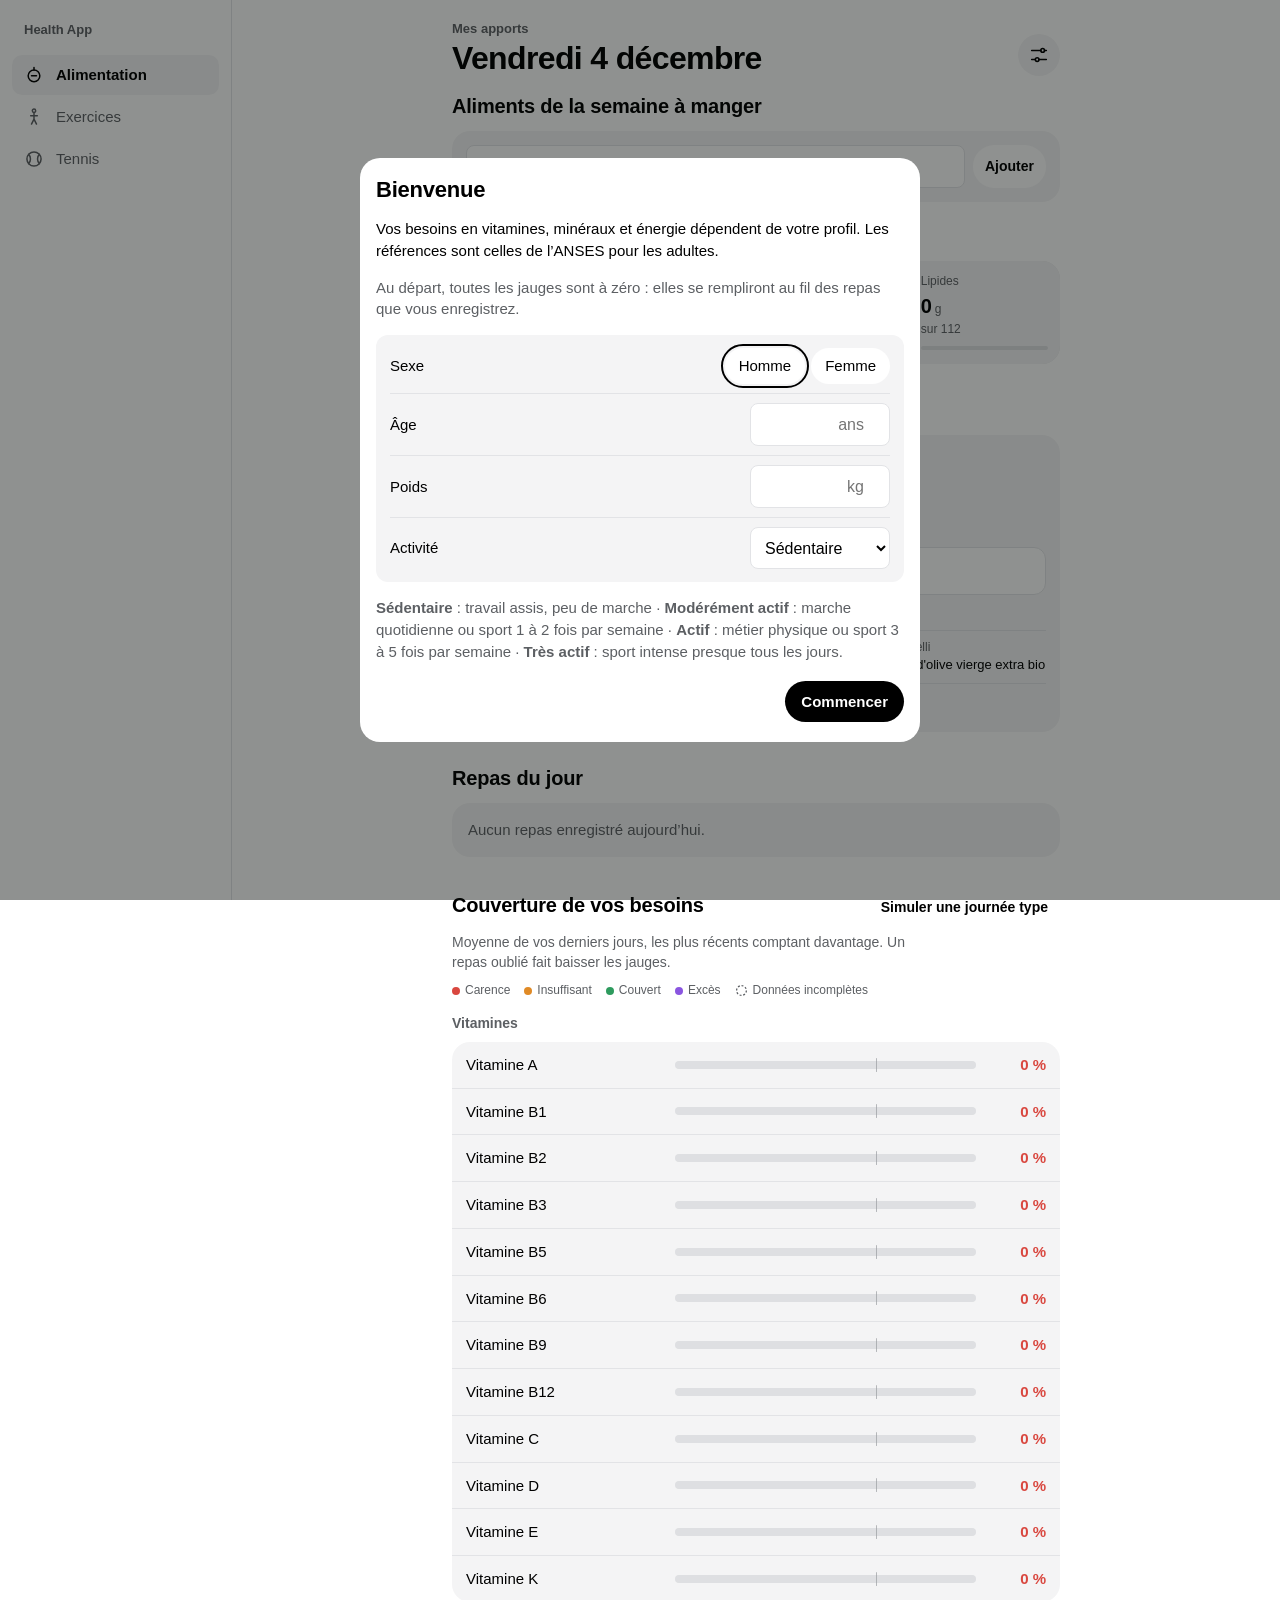
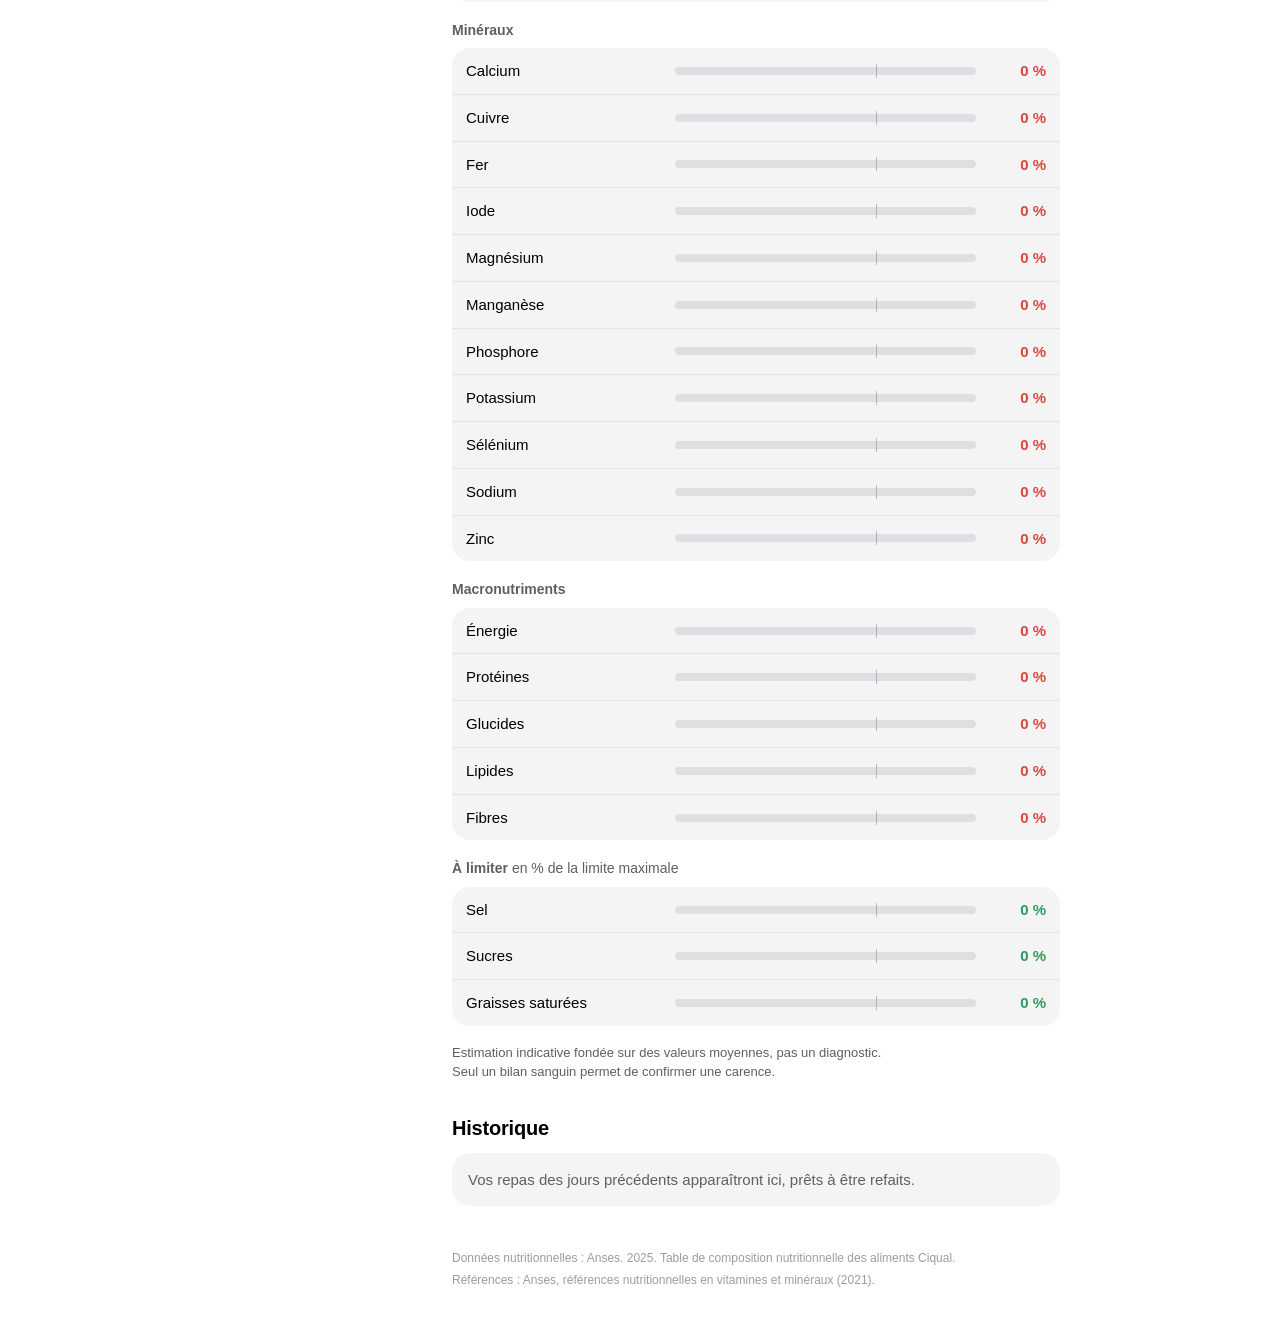
<file: index.html>
<!doctype html>
<html lang="fr" data-theme="light">
<head>
  <meta charset="utf-8">
  <meta name="viewport" content="width=device-width, initial-scale=1, viewport-fit=cover">
  <title>Mes apports</title>
  <meta name="description" content="Journal alimentaire et suivi des apports en vitamines, minéraux et macronutriments.">
  <meta name="theme-color" content="#FFFFFF">
  <script>
    // Applique le thème mémorisé avant l'affichage, pour éviter un flash.
    try { var t = localStorage.getItem('theme'); if (t) document.documentElement.dataset.theme = t; } catch (e) {}
  </script>
  <meta name="apple-mobile-web-app-capable" content="yes">
  <meta name="mobile-web-app-capable" content="yes">
  <meta name="apple-mobile-web-app-status-bar-style" content="default">
  <meta name="apple-mobile-web-app-title" content="Health App">
  <link rel="manifest" href="manifest.webmanifest">
  <link rel="icon" href="icons/icon-192.png" type="image/png">
  <link rel="apple-touch-icon" href="icons/apple-touch-icon.png">
  <link rel="stylesheet" href="styles.css">
  <link rel="stylesheet" href="nav.css">
  <script src="nav.js" defer></script>
</head>
<body>
  <div class="app">
    <header class="top">
      <div>
        <p class="app-name">Mes apports</p>
        <h1 id="today-title">Aujourd’hui</h1>
      </div>
      <button class="icon-btn" data-action="open-settings" aria-label="Réglages">
        <svg viewBox="0 0 24 24" width="22" height="22" aria-hidden="true"><path fill="none" stroke="currentColor" stroke-width="1.7" stroke-linecap="round" d="M4 7h10M18 7h2M4 17h4M12 17h8"/><circle cx="16" cy="7" r="2" fill="none" stroke="currentColor" stroke-width="1.7"/><circle cx="10" cy="17" r="2" fill="none" stroke="currentColor" stroke-width="1.7"/></svg>
      </button>
    </header>

    <section id="weekly" class="weekly" aria-labelledby="weekly-title">
      <div class="block-head">
        <h2 id="weekly-title">Aliments de la semaine à manger</h2>
        <span class="muted weekly-count" id="weekly-count"></span>
      </div>
      <div class="panel">
        <ul class="weekly-list" id="weekly-list"></ul>
        <form id="weekly-form" class="weekly-add" autocomplete="off">
          <label for="weekly-name" class="sr-only">Aliment à ajouter</label>
          <input id="weekly-name" name="name" maxlength="60" enterkeyhint="done">
          <button class="btn small" type="submit">Ajouter</button>
        </form>
      </div>
    </section>

    <div class="sim-shortcut">
      <button type="button" class="btn small" data-action="open-sim">Simuler une journée type</button>
    </div>

    <section id="summary" class="summary" aria-label="Résumé du jour"></section>

    <div id="banners"></div>

    <section id="entry" class="block" aria-labelledby="entry-title">
      <div class="block-head">
        <h2 id="entry-title">Ajouter un repas</h2>
        <button class="link-btn hidden" data-action="cancel-edit" id="cancel-edit">Annuler</button>
      </div>

      <div class="panel">
        <div class="meal-meta">
          <label class="date-field">
            <span class="sr-only">Date du repas</span>
            <input type="date" id="meal-date">
          </label>
          <div class="segmented" id="meal-type" role="radiogroup" aria-label="Type de repas"></div>
        </div>

        <div id="frequent" class="frequent"></div>

        <div class="search">
          <label for="food-search" class="sr-only">Rechercher un aliment</label>
          <svg class="search-icon" viewBox="0 0 24 24" width="18" height="18" aria-hidden="true"><circle cx="11" cy="11" r="6.5" fill="none" stroke="currentColor" stroke-width="1.8"/><path d="m16 16 4.5 4.5" stroke="currentColor" stroke-width="1.8" stroke-linecap="round"/></svg>
          <input id="food-search" type="search" placeholder="Ajouter un aliment : pâtes, huile d’olive…" autocomplete="off" autocorrect="off" spellcheck="false" enterkeyhint="search">
          <div id="search-results" class="results" role="listbox" hidden></div>
        </div>

        <div id="my-foods" class="my-foods"></div>

        <div id="qty-panel" class="qty-panel" hidden></div>

        <ul id="draft-items" class="draft-items"></ul>

        <div class="entry-foot">
          <p id="draft-total" class="muted"></p>
          <button class="btn primary" id="save-meal" data-action="save-meal" disabled>Enregistrer le repas</button>
        </div>
      </div>
    </section>

    <section id="today" class="block" aria-labelledby="today-meals-title">
      <h2 id="today-meals-title">Repas du jour</h2>
      <div id="today-meals"></div>
    </section>

    <section id="gauges" class="block" aria-labelledby="gauges-title">
      <div class="block-head">
        <h2 id="gauges-title">Couverture de vos besoins</h2>
        <button type="button" class="btn small" data-action="open-sim">Simuler une journée type</button>
      </div>
      <p class="intro muted">Moyenne de vos derniers jours, les plus récents comptant davantage. Un repas oublié fait baisser les jauges.</p>
      <div class="legend" aria-hidden="true">
        <span><i class="dot carence"></i>Carence</span>
        <span><i class="dot insuffisant"></i>Insuffisant</span>
        <span><i class="dot ok"></i>Couvert</span>
        <span><i class="dot exces"></i>Excès</span>
        <span><svg class="partial" viewBox="0 0 16 16" width="13" height="13"><circle cx="8" cy="8" r="6" fill="none" stroke="currentColor" stroke-width="1.6" stroke-dasharray="2.4 2.2"/></svg>Données incomplètes</span>
      </div>
      <div id="gauge-list"></div>
      <p class="disclaimer">Estimation indicative fondée sur des valeurs moyennes, pas un diagnostic. Seul un bilan sanguin permet de confirmer une carence.</p>
    </section>

    <section id="history" class="block" aria-labelledby="history-title">
      <h2 id="history-title">Historique</h2>
      <div id="history-list"></div>
    </section>

    <footer class="foot">
      <p>Données nutritionnelles : Anses. 2025. Table de composition nutritionnelle des aliments Ciqual.</p>
      <p>Références : Anses, références nutritionnelles en vitamines et minéraux (2021).</p>
      <p id="storage-info"></p>
    </footer>
  </div>

  <dialog id="sheet" class="sheet"></dialog>
  <div id="toast" class="toast" role="status" aria-live="polite"></div>

  <script type="module" src="js/app.js"></script>
</body>
</html>
</file>
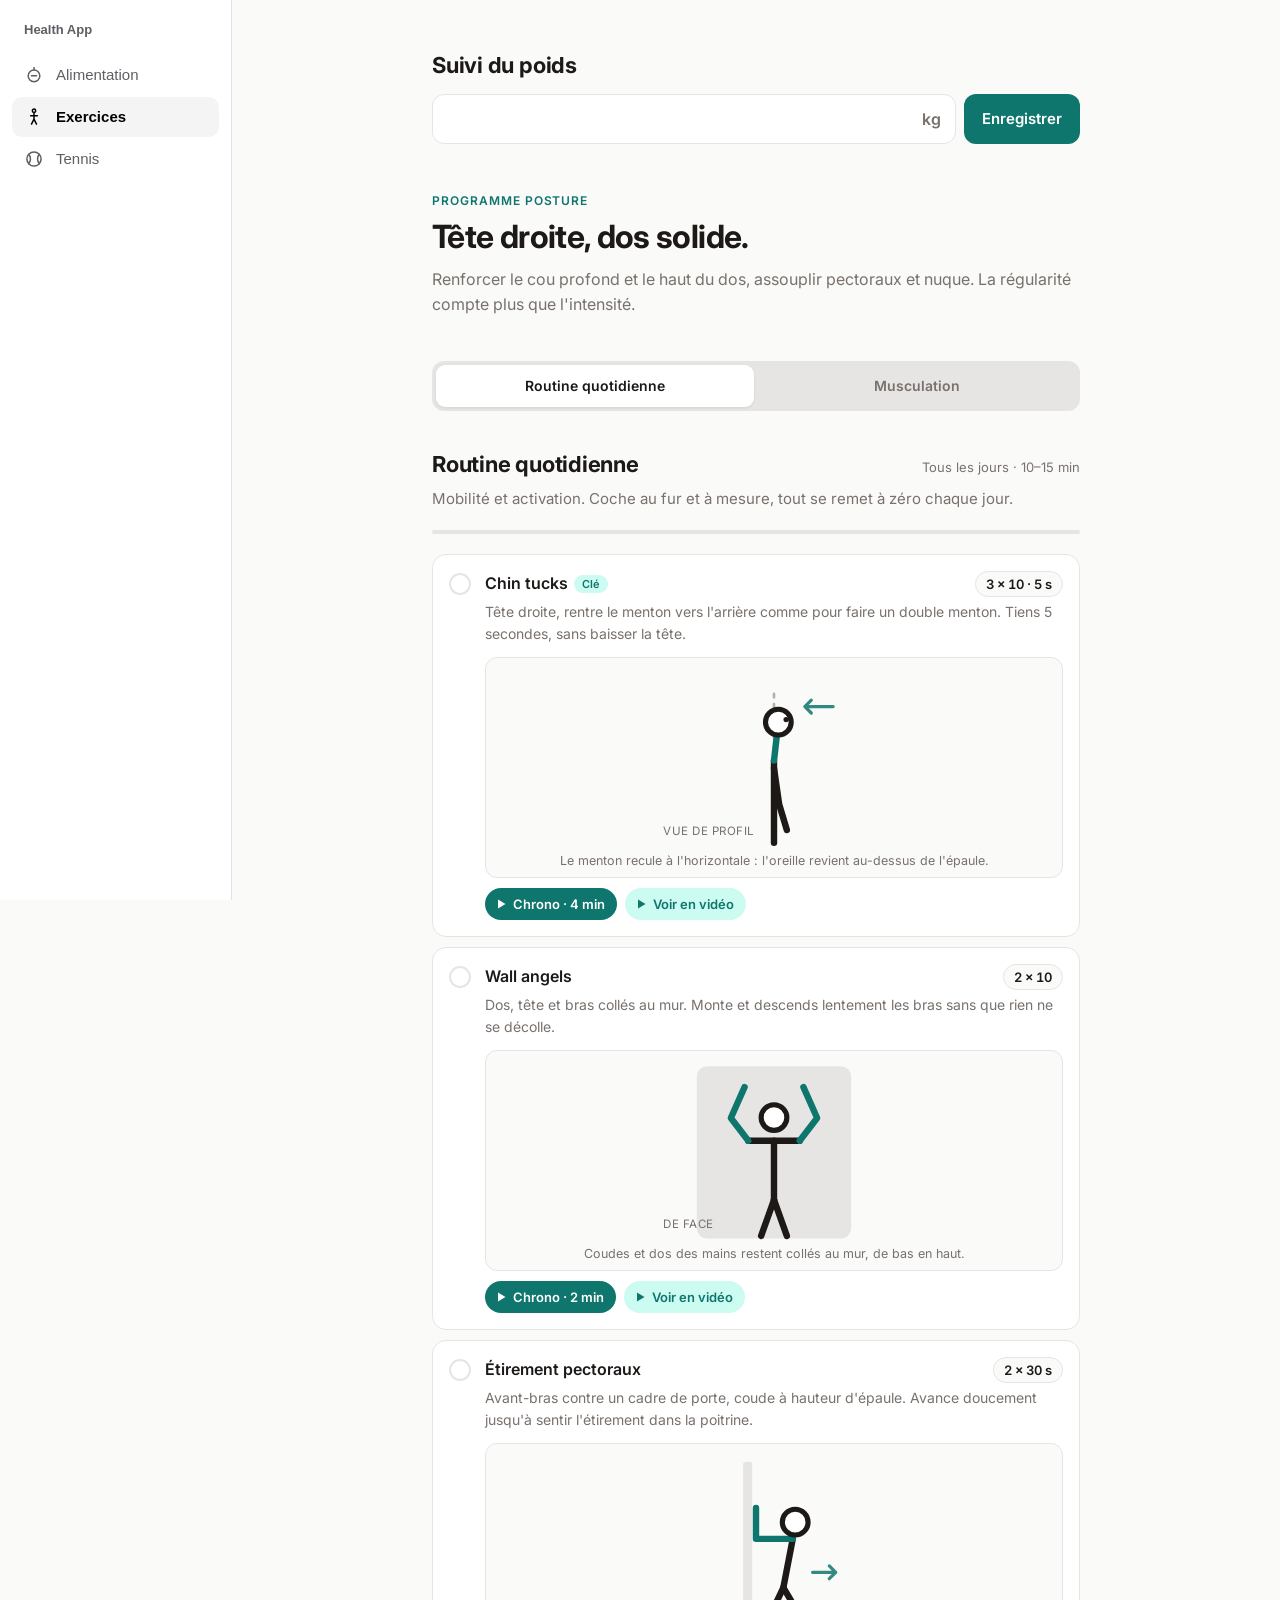
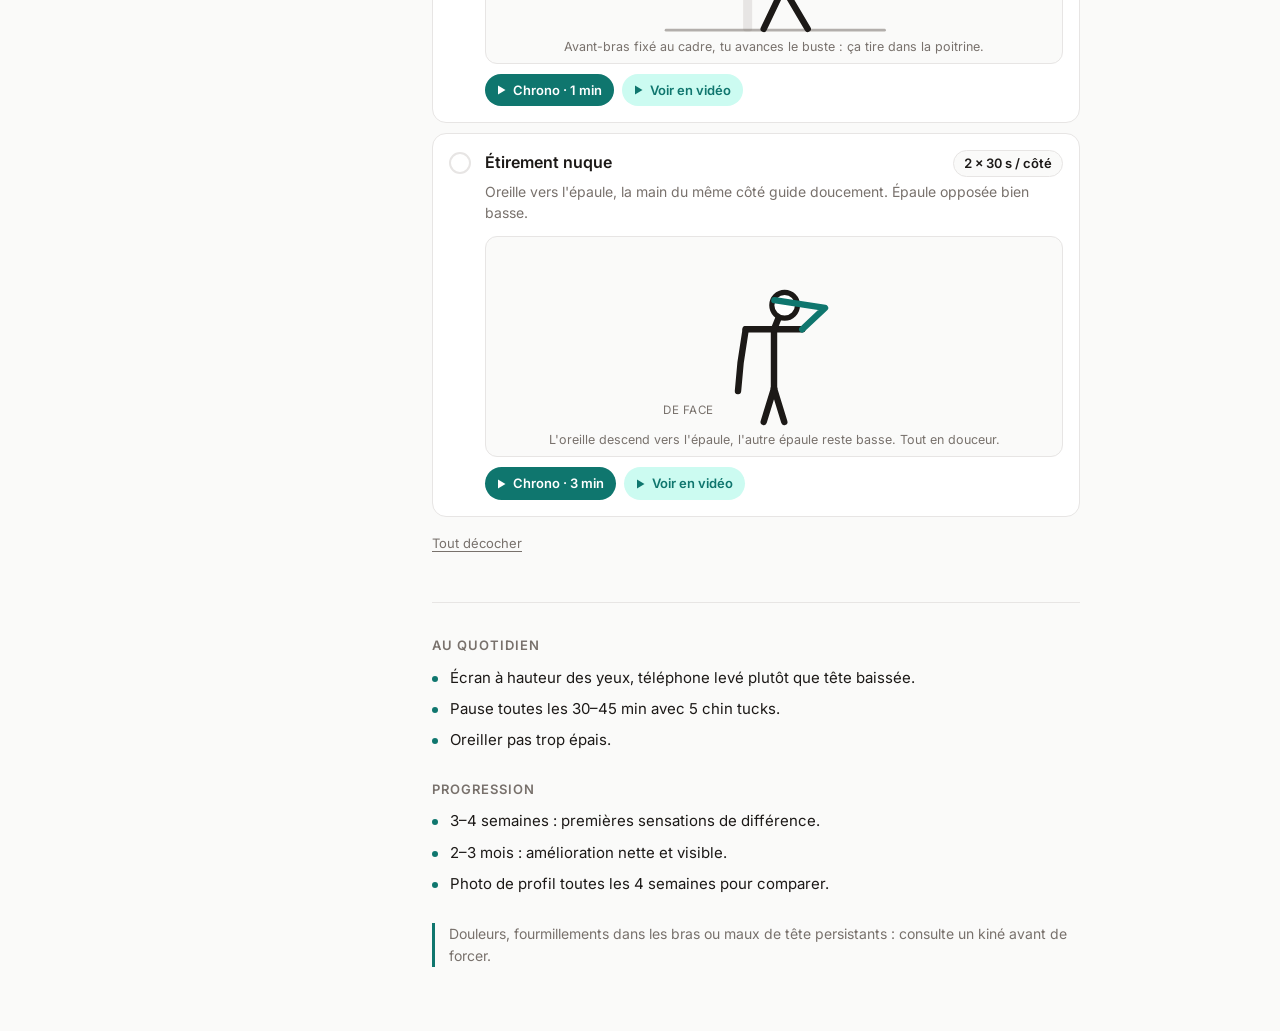
<file: posture.html>
<!doctype html>
<html lang="fr">
<head>
<meta charset="utf-8">
<meta name="viewport" content="width=device-width, initial-scale=1">
<title>Exercices</title>
<link rel="preconnect" href="https://fonts.googleapis.com">
<link href="https://fonts.googleapis.com/css2?family=Inter:wght@400;500;600;700&display=swap" rel="stylesheet">
<style>
  :root {
    --bg: #fafaf9;
    --surface: #ffffff;
    --text: #1c1917;
    --muted: #78716c;
    --line: #e7e5e4;
    --accent: #0f766e;
    --accent-soft: #ccfbf1;
    --done: #a8a29e;
  }
  @media (prefers-color-scheme: dark) {
    :root:not([data-theme="light"]) {
      --bg: #0c0a09;
      --surface: #1c1917;
      --text: #f5f5f4;
      --muted: #a8a29e;
      --line: #292524;
      --accent: #2dd4bf;
      --accent-soft: #134e4a;
      --done: #57534e;
    }
  }
  :root[data-theme="dark"] {
    --bg: #0c0a09;
    --surface: #1c1917;
    --text: #f5f5f4;
    --muted: #a8a29e;
    --line: #292524;
    --accent: #2dd4bf;
    --accent-soft: #134e4a;
    --done: #57534e;
  }
  * { box-sizing: border-box; margin: 0; padding: 0; }
  body {
    background: var(--bg);
    color: var(--text);
    font-family: "Inter", system-ui, -apple-system, sans-serif;
    line-height: 1.55;
    -webkit-font-smoothing: antialiased;
  }
  .wrap { max-width: 680px; margin: 0 auto; padding: 48px 16px 64px; }

  header { margin-bottom: 32px; }
  .eyebrow {
    font-size: 12px; font-weight: 600; letter-spacing: .08em;
    text-transform: uppercase; color: var(--accent);
  }
  h1 { font-size: 32px; font-weight: 700; letter-spacing: -.02em; margin: 8px 0 12px; line-height: 1.15; }
  .lead { color: var(--muted); font-size: 16px; }

  nav {
    position: sticky; top: 0; z-index: 10;
    background: var(--bg);
    padding: 12px 0;
    margin-bottom: 24px;
  }
  .tabs {
    display: grid; grid-template-columns: 1fr 1fr; gap: 4px;
    background: var(--line); border-radius: 12px; padding: 4px;
  }
  .tab {
    border: 0; background: transparent; color: var(--muted);
    font: inherit; font-size: 14px; font-weight: 600;
    padding: 10px 8px; border-radius: 9px; cursor: pointer; text-align: center; text-decoration: none;
    transition: background .15s, color .15s;
  }
  .tab[aria-selected="true"] { background: var(--surface); color: var(--text); box-shadow: 0 1px 3px rgba(0,0,0,.08); }

  section[hidden] { display: none; }
  section[data-group] { scroll-margin-top: 72px; }
  #gym { margin-top: 40px; }
  .js #gym { margin-top: 0; }
  .section-head { display: flex; justify-content: space-between; align-items: baseline; gap: 12px; margin-bottom: 6px; }
  h2 { font-size: 22px; font-weight: 700; letter-spacing: -.01em; }
  .freq { font-size: 13px; color: var(--muted); white-space: nowrap; }
  .section-intro { color: var(--muted); font-size: 15px; margin-bottom: 20px; }

  .progress { height: 4px; background: var(--line); border-radius: 4px; overflow: hidden; margin-bottom: 20px; }
  .progress span { display: block; height: 100%; width: 0; background: var(--accent); transition: width .3s; }

  .list { display: flex; flex-direction: column; gap: 10px; }
  .ex {
    display: grid; grid-template-columns: auto 1fr; gap: 14px;
    background: var(--surface); border: 1px solid var(--line);
    border-radius: 14px; padding: 16px; cursor: pointer;
    transition: border-color .15s;
  }
  .ex:hover { border-color: var(--muted); }
  .ex input { position: absolute; opacity: 0; pointer-events: none; }
  .check {
    width: 22px; height: 22px; border-radius: 50%;
    border: 2px solid var(--line); margin-top: 2px;
    display: grid; place-items: center; transition: all .15s;
  }
  .check svg { width: 12px; height: 12px; opacity: 0; }
  .ex input:checked + .check { background: var(--accent); border-color: var(--accent); }
  .ex input:checked + .check svg { opacity: 1; }
  .ex input:checked ~ .body .name { color: var(--done); text-decoration: line-through; }
  .ex input:focus-visible + .check { outline: 2px solid var(--accent); outline-offset: 2px; }

  .top { display: flex; justify-content: space-between; align-items: baseline; gap: 10px; flex-wrap: wrap; }
  .name { font-weight: 600; font-size: 16px; }
  .key { font-size: 11px; font-weight: 600; color: var(--accent); background: var(--accent-soft); padding: 2px 8px; border-radius: 99px; margin-left: 6px; vertical-align: middle; }
  .dose { font-size: 13px; font-weight: 600; font-variant-numeric: tabular-nums; color: var(--text); background: var(--bg); border: 1px solid var(--line); padding: 2px 10px; border-radius: 99px; white-space: nowrap; }
  .desc { color: var(--muted); font-size: 14px; margin-top: 4px; }

  .schema {
    margin-top: 12px; padding: 10px 10px 8px;
    background: var(--bg); border: 1px solid var(--line); border-radius: 12px;
  }
  .schema svg { display: block; width: 100%; height: auto; max-height: 180px; margin: 0 auto; }
  .schema .cap { font-size: 12.5px; color: var(--muted); text-align: center; margin-top: 4px; line-height: 1.4; }
  .schema .sk { fill: none; stroke: var(--text); stroke-width: 5; stroke-linecap: round; stroke-linejoin: round; }
  .schema .ac { stroke: var(--accent); }
  .schema .hd { fill: var(--surface); stroke: var(--text); stroke-width: 4; }
  .schema .dt { fill: var(--text); }
  .schema .env { fill: none; stroke: var(--muted); stroke-width: 2; opacity: .55; stroke-linecap: round; }
  .schema .dash { stroke-dasharray: 3 5; }
  .schema .wall { fill: var(--line); }
  .schema .roller { fill: var(--line); stroke: var(--muted); stroke-width: 2; }
  .schema .band { fill: none; stroke: var(--accent); stroke-width: 2.5; opacity: .75; stroke-linecap: round; }
  .schema .db { fill: none; stroke: var(--text); stroke-width: 8; stroke-linecap: round; }
  .schema .arr { fill: none; stroke: var(--accent); stroke-width: 2.5; stroke-linecap: round; stroke-linejoin: round; opacity: .85; }
  .schema .lbl { fill: var(--muted); font-size: 9px; font-family: inherit; letter-spacing: .04em; }
  .schema .big { fill: var(--accent); font-size: 30px; font-weight: 700; font-family: inherit; }

  .vid {
    display: inline-flex; align-items: center; gap: 6px;
    margin-top: 10px; padding: 6px 12px 6px 10px;
    font-size: 13px; font-weight: 600; text-decoration: none;
    color: var(--accent); background: var(--accent-soft);
    border-radius: 99px; transition: opacity .15s;
  }
  .vid:hover { opacity: .8; }
  .vid svg { width: 12px; height: 12px; fill: currentColor; }

  .tmr-btn {
    display: inline-flex; align-items: center; gap: 6px;
    margin: 10px 8px 0 0; padding: 6px 12px 6px 10px;
    font: inherit; font-size: 13px; font-weight: 600;
    color: var(--surface); background: var(--accent);
    border: 0; border-radius: 99px; cursor: pointer;
  }
  .tmr-btn svg { width: 12px; height: 12px; fill: currentColor; }
  .tmr-btn[hidden] { display: none; }
  .tmr {
    margin-top: 12px; padding: 14px; border-radius: 12px; cursor: default;
    background: var(--bg); border: 1.5px solid var(--line); text-align: center;
    transition: border-color .2s;
  }
  .tmr[hidden] { display: none; }
  .tmr[data-kind="work"] { border-color: var(--accent); }
  .tmr-top { display: flex; justify-content: space-between; align-items: baseline; gap: 8px; font-size: 13px; font-weight: 600; }
  .tmr-kind { font-size: 11px; letter-spacing: .08em; text-transform: uppercase; color: var(--accent); }
  .tmr[data-kind="rest"] .tmr-kind, .tmr[data-kind="between"] .tmr-kind { color: var(--muted); }
  .tmr-time { font-size: 46px; font-weight: 700; font-variant-numeric: tabular-nums; letter-spacing: -.02em; line-height: 1.1; margin: 8px 0 2px; }
  .tmr[data-kind="rest"] .tmr-time, .tmr[data-kind="between"] .tmr-time { color: var(--muted); }
  .tmr-sub { font-size: 13px; color: var(--muted); min-height: 1.4em; }
  .tmr-bar { height: 4px; background: var(--line); border-radius: 4px; overflow: hidden; margin: 12px 0; }
  .tmr-bar span { display: block; height: 100%; width: 0; background: var(--accent); transition: width .2s linear; }
  .tmr[data-kind="rest"] .tmr-bar span, .tmr[data-kind="between"] .tmr-bar span { background: var(--muted); }
  .tmr-ctrl { display: grid; grid-template-columns: repeat(3, 1fr); gap: 8px; }
  .tmr-ctrl button {
    font: inherit; font-size: 13px; font-weight: 600; padding: 10px 0; border-radius: 10px; cursor: pointer;
    border: 1px solid var(--line); background: var(--surface); color: var(--text);
  }
  .tmr-ctrl button[data-a="toggle"] { background: var(--accent); border-color: var(--accent); color: var(--surface); }

  .note {
    margin-top: 16px; padding: 14px 16px; border-radius: 12px;
    background: var(--accent-soft); font-size: 14px;
  }
  .reset { margin-top: 16px; background: none; border: 0; color: var(--muted); font: inherit; font-size: 13px; cursor: pointer; text-decoration: underline; text-underline-offset: 3px; }

  .extras { margin-top: 48px; border-top: 1px solid var(--line); padding-top: 32px; display: grid; gap: 28px; }
  h3 { font-size: 13px; font-weight: 600; letter-spacing: .08em; text-transform: uppercase; color: var(--muted); margin-bottom: 10px; }
  .extras ul { list-style: none; display: grid; gap: 8px; }
  .extras li { font-size: 15px; padding-left: 18px; position: relative; }
  .extras li::before { content: ""; position: absolute; left: 0; top: 10px; width: 6px; height: 6px; border-radius: 50%; background: var(--accent); }
  .warn { font-size: 14px; color: var(--muted); border-left: 3px solid var(--accent); padding-left: 14px; }

  /* Suivi du poids */
  .weight { margin-bottom: 48px; }
  .w-form { display: flex; gap: 8px; margin: 12px 0 14px; }
  .w-input {
    flex: 1; min-width: 0; display: flex; align-items: center; gap: 8px;
    background: var(--surface); border: 1px solid var(--line); border-radius: 12px; padding: 0 14px;
  }
  .w-input:focus-within { border-color: var(--accent); }
  .w-input input {
    flex: 1; min-width: 0; width: 100%; border: 0; background: none; outline: none; color: var(--text);
    font: inherit; font-size: 18px; font-weight: 600; padding: 10px 0; font-variant-numeric: tabular-nums;
  }
  .w-input span { color: var(--muted); font-weight: 600; }
  .w-save {
    flex: none; font: inherit; font-size: 15px; font-weight: 600; padding: 0 18px;
    border: 0; border-radius: 12px; background: var(--accent); color: var(--surface); cursor: pointer;
  }
  .w-chart {
    position: relative; background: var(--surface); border: 1px solid var(--line);
    border-radius: 14px; padding: 12px 8px 6px; margin-bottom: 12px; touch-action: pan-y;
  }
  .w-chart[hidden] { display: none; }
  .w-chart svg { display: block; }
  .w-chart .grid { stroke: var(--line); stroke-width: 1; }
  .w-chart .axis { fill: var(--muted); font-size: 11px; font-family: inherit; font-variant-numeric: tabular-nums; }
  .w-chart .line { fill: none; stroke: var(--accent); stroke-width: 2; stroke-linejoin: round; stroke-linecap: round; }
  .w-chart .dot { fill: var(--accent); stroke: var(--surface); stroke-width: 2; }
  .w-chart .cross { stroke: var(--muted); stroke-width: 1; stroke-dasharray: 3 3; }
  .w-tip {
    position: absolute; top: 2px; transform: translateX(-50%); pointer-events: none; white-space: nowrap;
    background: var(--text); color: var(--bg); font-size: 12px; font-weight: 600; padding: 3px 8px; border-radius: 8px;
  }
  .w-tip[hidden] { display: none; }
  .w-list { list-style: none; background: var(--surface); border: 1px solid var(--line); border-radius: 14px; }
  .w-list:empty { display: none; }
  .w-list li { display: flex; align-items: center; gap: 12px; padding: 10px 14px; border-bottom: 1px solid var(--line); }
  .w-list li:last-child { border-bottom: 0; }
  .w-kg { font-weight: 600; font-variant-numeric: tabular-nums; min-width: 70px; }
  .w-date { flex: 1; color: var(--muted); font-size: 14px; }
  .w-del {
    border: 0; background: var(--bg); color: var(--muted); border-radius: 99px;
    min-width: 28px; height: 28px; padding: 0 8px; font: inherit; font-size: 15px; cursor: pointer;
  }
  .w-del[data-confirm] { color: #dc2626; font-size: 13px; font-weight: 600; }
  #weight-more { margin-top: 10px; }
  #weight-more[hidden] { display: none; }

  @media (max-width: 480px) {
    .wrap { padding-top: 32px; }
    h1 { font-size: 27px; }
  }
</style>
<meta name="theme-color" content="#FFFFFF">
<link rel="manifest" href="manifest.webmanifest">
<link rel="apple-touch-icon" href="icons/apple-touch-icon.png">
<meta name="apple-mobile-web-app-capable" content="yes">
<link rel="stylesheet" href="nav.css">
<script src="nav.js" defer></script>
<script type="module" src="js/weight.js"></script>
</head>
<body>
<div class="wrap">
  <section class="weight" aria-labelledby="weight-title">
    <div class="section-head">
      <h2 id="weight-title">Suivi du poids</h2>
      <span class="freq" id="weight-delta"></span>
    </div>
    <form id="weight-form" class="w-form" autocomplete="off" novalidate>
      <label class="w-input">
        <input name="kg" type="text" inputmode="decimal" maxlength="6" enterkeyhint="done" aria-label="Poids en kilos">
        <span>kg</span>
      </label>
      <button type="submit" class="w-save">Enregistrer</button>
    </form>
    <div class="w-chart" id="weight-chart" hidden></div>
    <ul class="w-list" id="weight-list"></ul>
    <button type="button" class="reset" id="weight-more" hidden>Afficher plus</button>
  </section>

  <header>
    <div class="eyebrow">Programme posture</div>
    <h1>Tête droite, dos solide.</h1>
    <p class="lead">Renforcer le cou profond et le haut du dos, assouplir pectoraux et nuque. La régularité compte plus que l'intensité.</p>
  </header>

  <nav>
    <div class="tabs" role="tablist">
      <a class="tab" role="tab" id="t-daily" href="#daily" aria-controls="daily" aria-selected="true">Routine quotidienne</a>
      <a class="tab" role="tab" id="t-gym" href="#gym" aria-controls="gym" aria-selected="false">Musculation</a>
    </div>
  </nav>

  <main>
    <section id="daily" role="tabpanel" aria-labelledby="t-daily" data-group="daily">
      <div class="section-head">
        <h2>Routine quotidienne</h2>
        <span class="freq">Tous les jours · 10–15 min</span>
      </div>
      <p class="section-intro">Mobilité et activation. Coche au fur et à mesure, tout se remet à zéro chaque jour.</p>
      <div class="progress"><span></span></div>
      <div class="list">
        <label class="ex"><input type="checkbox" data-id="d1"><span class="check"><svg viewBox="0 0 12 12" fill="none" stroke="#fff" stroke-width="2.2"><path d="M2 6.5l2.5 2.5L10 3.5"/></svg></span>
          <div class="body"><div class="top"><span class="name">Chin tucks<span class="key">Clé</span></span><span class="dose">3 × 10 · 5 s</span></div>
          <p class="desc">Tête droite, rentre le menton vers l'arrière comme pour faire un double menton. Tiens 5 secondes, sans baisser la tête.</p>
          <div class="schema"><svg viewBox="0 0 200 140" role="img" aria-label="Le menton recule à l'horizontale : l'oreille revient au-dessus de l'épaule."><polyline class="env dash" points="100,20 100,70"></polyline><polyline class="sk" points="100,72 100,136"></polyline><polyline class="sk" points="100,78 104,106 110,126"></polyline><path class="arr" d="M146 30 H124 M129 25 L124 30 L129 35"></path><text class="lbl" x="14" y="130">VUE DE PROFIL</text><polyline class="sk ac" points="100,72 113,55"><animate attributeName="points" values="100,72 113,55;100,72 102,52;100,72 102,52;100,72 113,55" keyTimes="0;0.35;0.65;1" dur="4s" repeatCount="indefinite" calcMode="spline" keySplines=".45 0 .55 1;.45 0 .55 1;.45 0 .55 1"></animate></polyline><circle class="hd" r="10" cx="118" cy="46"><animate attributeName="cx" values="118;103;103;118" keyTimes="0;0.35;0.65;1" dur="4s" repeatCount="indefinite" calcMode="spline" keySplines=".45 0 .55 1;.45 0 .55 1;.45 0 .55 1"></animate><animate attributeName="cy" values="46;42;42;46" keyTimes="0;0.35;0.65;1" dur="4s" repeatCount="indefinite" calcMode="spline" keySplines=".45 0 .55 1;.45 0 .55 1;.45 0 .55 1"></animate></circle><circle class="dt" r="2" cx="124" cy="44"><animate attributeName="cx" values="124;109;109;124" keyTimes="0;0.35;0.65;1" dur="4s" repeatCount="indefinite" calcMode="spline" keySplines=".45 0 .55 1;.45 0 .55 1;.45 0 .55 1"></animate><animate attributeName="cy" values="44;40;40;44" keyTimes="0;0.35;0.65;1" dur="4s" repeatCount="indefinite" calcMode="spline" keySplines=".45 0 .55 1;.45 0 .55 1;.45 0 .55 1"></animate></circle></svg><p class="cap">Le menton recule à l'horizontale : l'oreille revient au-dessus de l'épaule.</p></div>
          <a class="vid" href="https://www.youtube.com/results?search_query=chin%20tuck%20exercice%20posture%20kin%C3%A9" target="_blank" rel="noopener"><svg viewBox="0 0 12 12"><path d="M3 1.5v9l7.5-4.5z"></path></svg>Voir en vidéo</a></div>
        </label>
        <label class="ex"><input type="checkbox" data-id="d2"><span class="check"><svg viewBox="0 0 12 12" fill="none" stroke="#fff" stroke-width="2.2"><path d="M2 6.5l2.5 2.5L10 3.5"/></svg></span>
          <div class="body"><div class="top"><span class="name">Wall angels</span><span class="dose">2 × 10</span></div>
          <p class="desc">Dos, tête et bras collés au mur. Monte et descends lentement les bras sans que rien ne se décolle.</p>
          <div class="schema"><svg viewBox="0 0 200 140" role="img" aria-label="Coudes et dos des mains restent collés au mur, de bas en haut."><rect class="wall" x="40" y="4" width="120" height="134" rx="8"></rect><polyline class="sk" points="100,62 100,108"></polyline><polyline class="sk" points="80,62 120,62"></polyline><polyline class="sk" points="100,108 90,136"></polyline><polyline class="sk" points="100,108 110,136"></polyline><circle class="hd" cx="100" cy="44" r="10"></circle><text class="lbl" x="14" y="130">DE FACE</text><polyline class="sk ac" points="80,62 58,64 56,40"><animate attributeName="points" values="80,62 58,64 56,40;80,62 70,36 86,12;80,62 58,64 56,40" keyTimes="0;0.5;1" dur="4s" repeatCount="indefinite" calcMode="spline" keySplines=".45 0 .55 1;.45 0 .55 1"></animate></polyline><polyline class="sk ac" points="120,62 142,64 144,40"><animate attributeName="points" values="120,62 142,64 144,40;120,62 130,36 114,12;120,62 142,64 144,40" keyTimes="0;0.5;1" dur="4s" repeatCount="indefinite" calcMode="spline" keySplines=".45 0 .55 1;.45 0 .55 1"></animate></polyline></svg><p class="cap">Coudes et dos des mains restent collés au mur, de bas en haut.</p></div>
          <a class="vid" href="https://www.youtube.com/results?search_query=wall%20angels%20exercice%20posture" target="_blank" rel="noopener"><svg viewBox="0 0 12 12"><path d="M3 1.5v9l7.5-4.5z"></path></svg>Voir en vidéo</a></div>
        </label>
        <label class="ex"><input type="checkbox" data-id="d4"><span class="check"><svg viewBox="0 0 12 12" fill="none" stroke="#fff" stroke-width="2.2"><path d="M2 6.5l2.5 2.5L10 3.5"/></svg></span>
          <div class="body"><div class="top"><span class="name">Étirement pectoraux</span><span class="dose">2 × 30 s</span></div>
          <p class="desc">Avant-bras contre un cadre de porte, coude à hauteur d'épaule. Avance doucement jusqu'à sentir l'étirement dans la poitrine.</p>
          <div class="schema"><svg viewBox="0 0 200 140" role="img" aria-label="Avant-bras fixé au cadre, tu avances le buste : ça tire dans la poitrine."><rect class="wall" x="76" y="6" width="7" height="132" rx="2"></rect><polyline class="env" points="16,137 186,137"></polyline><path class="arr" d="M130 92 H148 M143 87 L148 92 L143 97"></path><polyline class="sk" points="100,104 92,136"><animate attributeName="points" values="100,104 92,136;108,104 92,136;108,104 92,136;100,104 92,136" keyTimes="0;0.35;0.65;1" dur="4.5s" repeatCount="indefinite" calcMode="spline" keySplines=".45 0 .55 1;.45 0 .55 1;.45 0 .55 1"></animate></polyline><polyline class="sk" points="100,104 108,136"><animate attributeName="points" values="100,104 108,136;108,104 128,136;108,104 128,136;100,104 108,136" keyTimes="0;0.35;0.65;1" dur="4.5s" repeatCount="indefinite" calcMode="spline" keySplines=".45 0 .55 1;.45 0 .55 1;.45 0 .55 1"></animate></polyline><polyline class="sk" points="100,104 100,66"><animate attributeName="points" values="100,104 100,66;108,104 116,66;108,104 116,66;100,104 100,66" keyTimes="0;0.35;0.65;1" dur="4.5s" repeatCount="indefinite" calcMode="spline" keySplines=".45 0 .55 1;.45 0 .55 1;.45 0 .55 1"></animate></polyline><polyline class="sk ac" points="100,66 86,66 86,42"><animate attributeName="points" values="100,66 86,66 86,42;116,66 86,66 86,42;116,66 86,66 86,42;100,66 86,66 86,42" keyTimes="0;0.35;0.65;1" dur="4.5s" repeatCount="indefinite" calcMode="spline" keySplines=".45 0 .55 1;.45 0 .55 1;.45 0 .55 1"></animate></polyline><circle class="hd" r="10" cx="101" cy="53"><animate attributeName="cx" values="101;118;118;101" keyTimes="0;0.35;0.65;1" dur="4.5s" repeatCount="indefinite" calcMode="spline" keySplines=".45 0 .55 1;.45 0 .55 1;.45 0 .55 1"></animate><animate attributeName="cy" values="53;53;53;53" keyTimes="0;0.35;0.65;1" dur="4.5s" repeatCount="indefinite" calcMode="spline" keySplines=".45 0 .55 1;.45 0 .55 1;.45 0 .55 1"></animate></circle></svg><p class="cap">Avant-bras fixé au cadre, tu avances le buste : ça tire dans la poitrine.</p></div>
          <a class="vid" href="https://www.youtube.com/results?search_query=%C3%A9tirement%20pectoraux%20cadre%20de%20porte" target="_blank" rel="noopener"><svg viewBox="0 0 12 12"><path d="M3 1.5v9l7.5-4.5z"></path></svg>Voir en vidéo</a></div>
        </label>
        <label class="ex"><input type="checkbox" data-id="d5"><span class="check"><svg viewBox="0 0 12 12" fill="none" stroke="#fff" stroke-width="2.2"><path d="M2 6.5l2.5 2.5L10 3.5"/></svg></span>
          <div class="body"><div class="top"><span class="name">Étirement nuque</span><span class="dose">2 × 30 s / côté</span></div>
          <p class="desc">Oreille vers l'épaule, la main du même côté guide doucement. Épaule opposée bien basse.</p>
          <div class="schema"><svg viewBox="0 0 200 140" role="img" aria-label="L'oreille descend vers l'épaule, l'autre épaule reste basse. Tout en douceur."><polyline class="sk" points="100,64 100,110"></polyline><polyline class="sk" points="78,64 122,64"></polyline><polyline class="sk" points="78,64 74,90 72,112"></polyline><polyline class="sk" points="100,110 92,136"></polyline><polyline class="sk" points="100,110 108,136"></polyline><text class="lbl" x="14" y="130">DE FACE</text><polyline class="sk" points="100,64 100,52"><animate attributeName="points" values="100,64 100,52;100,64 105,54;100,64 105,54;100,64 100,52" keyTimes="0;0.35;0.65;1" dur="5s" repeatCount="indefinite" calcMode="spline" keySplines=".45 0 .55 1;.45 0 .55 1;.45 0 .55 1"></animate></polyline><circle class="hd" r="10" cx="100" cy="42"><animate attributeName="cx" values="100;110;110;100" keyTimes="0;0.35;0.65;1" dur="5s" repeatCount="indefinite" calcMode="spline" keySplines=".45 0 .55 1;.45 0 .55 1;.45 0 .55 1"></animate><animate attributeName="cy" values="42;46;46;42" keyTimes="0;0.35;0.65;1" dur="5s" repeatCount="indefinite" calcMode="spline" keySplines=".45 0 .55 1;.45 0 .55 1;.45 0 .55 1"></animate></circle><polyline class="sk ac" points="122,64 138,44 92,38"><animate attributeName="points" values="122,64 138,44 92,38;122,64 140,48 102,42;122,64 140,48 102,42;122,64 138,44 92,38" keyTimes="0;0.35;0.65;1" dur="5s" repeatCount="indefinite" calcMode="spline" keySplines=".45 0 .55 1;.45 0 .55 1;.45 0 .55 1"></animate></polyline></svg><p class="cap">L'oreille descend vers l'épaule, l'autre épaule reste basse. Tout en douceur.</p></div>
          <a class="vid" href="https://www.youtube.com/results?search_query=%C3%A9tirement%20trap%C3%A8ze%20sup%C3%A9rieur%20nuque%20kin%C3%A9" target="_blank" rel="noopener"><svg viewBox="0 0 12 12"><path d="M3 1.5v9l7.5-4.5z"></path></svg>Voir en vidéo</a></div>
        </label>
      </div>
      <button class="reset" type="button">Tout décocher</button>
    </section>

    <section id="gym" role="tabpanel" aria-labelledby="t-gym" data-group="gym">
      <div class="section-head">
        <h2>Musculation</h2>
        <span class="freq">3× / semaine · lun, mer, ven</span>
      </div>
      <p class="section-intro">Renforcement du haut du dos et du cou profond. Augmente charges et temps de maintien progressivement.</p>
      <div class="progress"><span></span></div>
      <div class="list">
        <label class="ex"><input type="checkbox" data-id="g1"><span class="check"><svg viewBox="0 0 12 12" fill="none" stroke="#fff" stroke-width="2.2"><path d="M2 6.5l2.5 2.5L10 3.5"/></svg></span>
          <div class="body"><div class="top"><span class="name">Face pulls</span><span class="dose">4 × 15</span></div>
          <p class="desc">Élastique ou poulie à hauteur du visage. Tire vers le front en écartant les mains, coudes hauts.</p>
          <div class="schema"><svg viewBox="0 0 200 140" role="img" aria-label="Tire la corde vers le front, coudes hauts et bien écartés."><rect class="wall" x="14" y="8" width="8" height="130" rx="2"></rect><circle class="dt" cx="22" cy="46" r="3"></circle><polyline class="sk" points="120,66 120,106"></polyline><polyline class="sk" points="120,106 110,136"></polyline><polyline class="sk" points="120,106 130,136"></polyline><circle class="hd" cx="119" cy="52" r="10"></circle><circle class="dt" cx="113" cy="50" r="2"></circle><polyline class="band" points="22,46 72,56"><animate attributeName="points" values="22,46 72,56;22,46 108,48;22,46 108,48;22,46 72,56" keyTimes="0;0.35;0.65;1" dur="3.5s" repeatCount="indefinite" calcMode="spline" keySplines=".45 0 .55 1;.45 0 .55 1;.45 0 .55 1"></animate></polyline><polyline class="sk ac" points="120,68 96,62 72,56"><animate attributeName="points" values="120,68 96,62 72,56;120,68 140,56 108,48;120,68 140,56 108,48;120,68 96,62 72,56" keyTimes="0;0.35;0.65;1" dur="3.5s" repeatCount="indefinite" calcMode="spline" keySplines=".45 0 .55 1;.45 0 .55 1;.45 0 .55 1"></animate></polyline></svg><p class="cap">Tire la corde vers le front, coudes hauts et bien écartés.</p></div>
          <a class="vid" href="https://www.youtube.com/results?search_query=face%20pull%20technique%20%C3%A9lastique%20poulie" target="_blank" rel="noopener"><svg viewBox="0 0 12 12"><path d="M3 1.5v9l7.5-4.5z"></path></svg>Voir en vidéo</a></div>
        </label>
        <label class="ex"><input type="checkbox" data-id="g2"><span class="check"><svg viewBox="0 0 12 12" fill="none" stroke="#fff" stroke-width="2.2"><path d="M2 6.5l2.5 2.5L10 3.5"/></svg></span>
          <div class="body"><div class="top"><span class="name">Rowing</span><span class="dose">4 × 10–12</span></div>
          <p class="desc">Haltère ou poulie basse. Serre bien les omoplates en fin de mouvement, garde le menton rentré.</p>
          <div class="schema"><svg viewBox="0 0 200 140" role="img" aria-label="Tire le coude vers la hanche en serrant l'omoplate, dos bien plat."><rect class="wall" x="64" y="100" width="90" height="7" rx="3"></rect><polyline class="env" points="72,107 72,136"></polyline><polyline class="env" points="146,107 146,136"></polyline><polyline class="sk" points="140,80 128,100 152,100"></polyline><polyline class="sk" points="140,80 162,108 164,136"></polyline><polyline class="sk" points="84,78 86,100"></polyline><polyline class="sk" points="140,80 80,78"></polyline><circle class="hd" cx="70" cy="74" r="10"></circle><polyline class="sk ac" points="84,80 86,104 88,126"><animate attributeName="points" values="84,80 86,104 88,126;84,80 108,64 106,90;84,80 108,64 106,90;84,80 86,104 88,126" keyTimes="0;0.35;0.65;1" dur="3.5s" repeatCount="indefinite" calcMode="spline" keySplines=".45 0 .55 1;.45 0 .55 1;.45 0 .55 1"></animate></polyline><polyline class="db" points="80,126 96,126"><animate attributeName="points" values="80,126 96,126;98,90 114,90;98,90 114,90;80,126 96,126" keyTimes="0;0.35;0.65;1" dur="3.5s" repeatCount="indefinite" calcMode="spline" keySplines=".45 0 .55 1;.45 0 .55 1;.45 0 .55 1"></animate></polyline></svg><p class="cap">Tire le coude vers la hanche en serrant l'omoplate, dos bien plat.</p></div>
          <a class="vid" href="https://www.youtube.com/results?search_query=rowing%20halt%C3%A8re%20un%20bras%20bonne%20technique" target="_blank" rel="noopener"><svg viewBox="0 0 12 12"><path d="M3 1.5v9l7.5-4.5z"></path></svg>Voir en vidéo</a></div>
        </label>
        <label class="ex"><input type="checkbox" data-id="g3"><span class="check"><svg viewBox="0 0 12 12" fill="none" stroke="#fff" stroke-width="2.2"><path d="M2 6.5l2.5 2.5L10 3.5"/></svg></span>
          <div class="body"><div class="top"><span class="name">Y-T-W allongé</span><span class="dose">3 × 8 chaque</span></div>
          <p class="desc">À plat ventre, poids très légers ou sans poids. Lève les bras en Y, puis en T, puis en W, pouces vers le haut.</p>
          <div class="schema"><svg viewBox="0 0 200 140" role="img" aria-label="À plat ventre : bras en Y, puis en T, puis en W. Pouces vers le haut."><polyline class="sk" points="100,54 100,108"></polyline><polyline class="sk" points="88,54 112,54"></polyline><polyline class="sk" points="100,108 92,136"></polyline><polyline class="sk" points="100,108 108,136"></polyline><circle class="hd" cx="100" cy="40" r="10"></circle><text class="lbl" x="14" y="130">VUE DE DESSUS</text><polyline class="sk ac" points="88,54 78,36 68,18"><animate attributeName="points" values="88,54 78,36 68,18;88,54 78,36 68,18;88,54 72,54 56,54;88,54 72,54 56,54;88,54 76,70 70,46;88,54 76,70 70,46;88,54 78,36 68,18" keyTimes="0;0.2;0.33;0.53;0.66;0.86;1" dur="6s" repeatCount="indefinite" calcMode="spline" keySplines=".45 0 .55 1;.45 0 .55 1;.45 0 .55 1;.45 0 .55 1;.45 0 .55 1;.45 0 .55 1"></animate></polyline><polyline class="sk ac" points="112,54 122,36 132,18"><animate attributeName="points" values="112,54 122,36 132,18;112,54 122,36 132,18;112,54 128,54 144,54;112,54 128,54 144,54;112,54 124,70 130,46;112,54 124,70 130,46;112,54 122,36 132,18" keyTimes="0;0.2;0.33;0.53;0.66;0.86;1" dur="6s" repeatCount="indefinite" calcMode="spline" keySplines=".45 0 .55 1;.45 0 .55 1;.45 0 .55 1;.45 0 .55 1;.45 0 .55 1;.45 0 .55 1"></animate></polyline><text class="big" x="166" y="52" opacity="1">Y<animate attributeName="opacity" values="1;1;0;0;0;0;1" keyTimes="0;0.2;0.33;0.53;0.66;0.86;1" dur="6s" repeatCount="indefinite" calcMode="spline" keySplines=".45 0 .55 1;.45 0 .55 1;.45 0 .55 1;.45 0 .55 1;.45 0 .55 1;.45 0 .55 1"></animate></text><text class="big" x="166" y="52" opacity="0">T<animate attributeName="opacity" values="0;0;1;1;0;0;0" keyTimes="0;0.2;0.33;0.53;0.66;0.86;1" dur="6s" repeatCount="indefinite" calcMode="spline" keySplines=".45 0 .55 1;.45 0 .55 1;.45 0 .55 1;.45 0 .55 1;.45 0 .55 1;.45 0 .55 1"></animate></text><text class="big" x="162" y="52" opacity="0">W<animate attributeName="opacity" values="0;0;0;0;1;1;0" keyTimes="0;0.2;0.33;0.53;0.66;0.86;1" dur="6s" repeatCount="indefinite" calcMode="spline" keySplines=".45 0 .55 1;.45 0 .55 1;.45 0 .55 1;.45 0 .55 1;.45 0 .55 1;.45 0 .55 1"></animate></text></svg><p class="cap">À plat ventre : bras en Y, puis en T, puis en W. Pouces vers le haut.</p></div>
          <a class="vid" href="https://www.youtube.com/results?search_query=exercice%20YTW%20allong%C3%A9%20sur%20le%20ventre" target="_blank" rel="noopener"><svg viewBox="0 0 12 12"><path d="M3 1.5v9l7.5-4.5z"></path></svg>Voir en vidéo</a></div>
        </label>
        <label class="ex"><input type="checkbox" data-id="g4"><span class="check"><svg viewBox="0 0 12 12" fill="none" stroke="#fff" stroke-width="2.2"><path d="M2 6.5l2.5 2.5L10 3.5"/></svg></span>
          <div class="body"><div class="top"><span class="name">Band pull-aparts</span><span class="dose">3 × 20</span></div>
          <p class="desc">Élastique tenu bras tendus devant toi. Écarte jusqu'à toucher la poitrine, reviens lentement.</p>
          <div class="schema"><svg viewBox="0 0 200 140" role="img" aria-label="Bras tendus, écarte l'élastique jusqu'à la poitrine en serrant les omoplates."><polyline class="sk" points="74,98 126,98"></polyline><circle class="hd" cx="100" cy="98" r="11"></circle><text class="lbl" x="14" y="130">VUE DE DESSUS</text><polyline class="band" points="92,40 108,40"><animate attributeName="points" values="92,40 108,40;38,80 162,80;38,80 162,80;92,40 108,40" keyTimes="0;0.35;0.65;1" dur="3s" repeatCount="indefinite" calcMode="spline" keySplines=".45 0 .55 1;.45 0 .55 1;.45 0 .55 1"></animate></polyline><polyline class="sk ac" points="76,98 92,40"><animate attributeName="points" values="76,98 92,40;76,98 38,80;76,98 38,80;76,98 92,40" keyTimes="0;0.35;0.65;1" dur="3s" repeatCount="indefinite" calcMode="spline" keySplines=".45 0 .55 1;.45 0 .55 1;.45 0 .55 1"></animate></polyline><polyline class="sk ac" points="124,98 108,40"><animate attributeName="points" values="124,98 108,40;124,98 162,80;124,98 162,80;124,98 108,40" keyTimes="0;0.35;0.65;1" dur="3s" repeatCount="indefinite" calcMode="spline" keySplines=".45 0 .55 1;.45 0 .55 1;.45 0 .55 1"></animate></polyline></svg><p class="cap">Bras tendus, écarte l'élastique jusqu'à la poitrine en serrant les omoplates.</p></div>
          <a class="vid" href="https://www.youtube.com/results?search_query=band%20pull%20apart%20technique" target="_blank" rel="noopener"><svg viewBox="0 0 12 12"><path d="M3 1.5v9l7.5-4.5z"></path></svg>Voir en vidéo</a></div>
        </label>
        <label class="ex"><input type="checkbox" data-id="g5"><span class="check"><svg viewBox="0 0 12 12" fill="none" stroke="#fff" stroke-width="2.2"><path d="M2 6.5l2.5 2.5L10 3.5"/></svg></span>
          <div class="body"><div class="top"><span class="name">Chin tuck allongé<span class="key">Clé</span></span><span class="dose">3 × 8 · 10 s</span></div>
          <p class="desc">Sur le dos, rentre le menton puis décolle la tête de 2 cm. Tiens 10 s, puis augmente le temps semaine après semaine.</p>
          <div class="schema"><svg viewBox="0 0 200 140" role="img" aria-label="Rentre d'abord le menton, puis décolle la tête de 2 cm. Tiens."><polyline class="env" points="16,124 186,124"></polyline><polyline class="sk" points="70,112 140,112"></polyline><polyline class="sk" points="140,112 160,90 178,122"></polyline><polyline class="sk" points="72,116 122,118"></polyline><polyline class="sk ac" points="70,112 62,113"><animate attributeName="points" values="70,112 62,113;70,112 63,112;70,112 68,104;70,112 68,104;70,112 63,112;70,112 62,113" keyTimes="0;0.15;0.3;0.7;0.85;1" dur="5.5s" repeatCount="indefinite" calcMode="spline" keySplines=".45 0 .55 1;.45 0 .55 1;.45 0 .55 1;.45 0 .55 1;.45 0 .55 1"></animate></polyline><circle class="hd" r="10" cx="57" cy="114"><animate attributeName="cx" values="57;59;64;64;59;57" keyTimes="0;0.15;0.3;0.7;0.85;1" dur="5.5s" repeatCount="indefinite" calcMode="spline" keySplines=".45 0 .55 1;.45 0 .55 1;.45 0 .55 1;.45 0 .55 1;.45 0 .55 1"></animate><animate attributeName="cy" values="114;113;96;96;113;114" keyTimes="0;0.15;0.3;0.7;0.85;1" dur="5.5s" repeatCount="indefinite" calcMode="spline" keySplines=".45 0 .55 1;.45 0 .55 1;.45 0 .55 1;.45 0 .55 1;.45 0 .55 1"></animate></circle><circle class="dt" r="2" cx="54" cy="108"><animate attributeName="cx" values="54;59;67;67;59;54" keyTimes="0;0.15;0.3;0.7;0.85;1" dur="5.5s" repeatCount="indefinite" calcMode="spline" keySplines=".45 0 .55 1;.45 0 .55 1;.45 0 .55 1;.45 0 .55 1;.45 0 .55 1"></animate><animate attributeName="cy" values="108;107;90;90;107;108" keyTimes="0;0.15;0.3;0.7;0.85;1" dur="5.5s" repeatCount="indefinite" calcMode="spline" keySplines=".45 0 .55 1;.45 0 .55 1;.45 0 .55 1;.45 0 .55 1;.45 0 .55 1"></animate></circle></svg><p class="cap">Rentre d'abord le menton, puis décolle la tête de 2 cm. Tiens.</p></div>
          <a class="vid" href="https://www.youtube.com/results?search_query=renforcement%20fl%C3%A9chisseurs%20profonds%20du%20cou%20allong%C3%A9%20chin%20tuck%20lift" target="_blank" rel="noopener"><svg viewBox="0 0 12 12"><path d="M3 1.5v9l7.5-4.5z"></path></svg>Voir en vidéo</a></div>
        </label>
        <label class="ex"><input type="checkbox" data-id="g6"><span class="check"><svg viewBox="0 0 12 12" fill="none" stroke="#fff" stroke-width="2.2"><path d="M2 6.5l2.5 2.5L10 3.5"/></svg></span>
          <div class="body"><div class="top"><span class="name">Tractions / tirage vertical</span><span class="dose">3 × max</span></div>
          <p class="desc">Prise un peu plus large que les épaules. Descends les omoplates avant de tirer.</p>
          <div class="schema"><svg viewBox="0 0 200 140" role="img" aria-label="Descends les omoplates, puis tire jusqu'à passer le menton au-dessus de la barre."><polyline class="sk" points="36,22 164,22"></polyline><text class="lbl" x="14" y="130">DE FACE</text><polyline class="sk" points="100,110 94,136"><animate attributeName="points" values="100,110 94,136;100,68 94,94;100,68 94,94;100,110 94,136" keyTimes="0;0.4;0.6;1" dur="3.5s" repeatCount="indefinite" calcMode="spline" keySplines=".45 0 .55 1;.45 0 .55 1;.45 0 .55 1"></animate></polyline><polyline class="sk" points="100,110 106,136"><animate attributeName="points" values="100,110 106,136;100,68 106,94;100,68 106,94;100,110 106,136" keyTimes="0;0.4;0.6;1" dur="3.5s" repeatCount="indefinite" calcMode="spline" keySplines=".45 0 .55 1;.45 0 .55 1;.45 0 .55 1"></animate></polyline><polyline class="sk" points="100,68 100,110"><animate attributeName="points" values="100,68 100,110;100,26 100,68;100,26 100,68;100,68 100,110" keyTimes="0;0.4;0.6;1" dur="3.5s" repeatCount="indefinite" calcMode="spline" keySplines=".45 0 .55 1;.45 0 .55 1;.45 0 .55 1"></animate></polyline><polyline class="sk" points="84,68 116,68"><animate attributeName="points" values="84,68 116,68;84,26 116,26;84,26 116,26;84,68 116,68" keyTimes="0;0.4;0.6;1" dur="3.5s" repeatCount="indefinite" calcMode="spline" keySplines=".45 0 .55 1;.45 0 .55 1;.45 0 .55 1"></animate></polyline><polyline class="sk ac" points="84,68 76,46 70,24"><animate attributeName="points" values="84,68 76,46 70,24;84,26 62,44 70,24;84,26 62,44 70,24;84,68 76,46 70,24" keyTimes="0;0.4;0.6;1" dur="3.5s" repeatCount="indefinite" calcMode="spline" keySplines=".45 0 .55 1;.45 0 .55 1;.45 0 .55 1"></animate></polyline><polyline class="sk ac" points="116,68 124,46 130,24"><animate attributeName="points" values="116,68 124,46 130,24;116,26 138,44 130,24;116,26 138,44 130,24;116,68 124,46 130,24" keyTimes="0;0.4;0.6;1" dur="3.5s" repeatCount="indefinite" calcMode="spline" keySplines=".45 0 .55 1;.45 0 .55 1;.45 0 .55 1"></animate></polyline><circle class="hd" r="10" cx="100" cy="54"><animate attributeName="cx" values="100;100;100;100" keyTimes="0;0.4;0.6;1" dur="3.5s" repeatCount="indefinite" calcMode="spline" keySplines=".45 0 .55 1;.45 0 .55 1;.45 0 .55 1"></animate><animate attributeName="cy" values="54;11;11;54" keyTimes="0;0.4;0.6;1" dur="3.5s" repeatCount="indefinite" calcMode="spline" keySplines=".45 0 .55 1;.45 0 .55 1;.45 0 .55 1"></animate></circle></svg><p class="cap">Descends les omoplates, puis tire jusqu'à passer le menton au-dessus de la barre.</p></div>
          <a class="vid" href="https://www.youtube.com/results?search_query=traction%20technique%20omoplates%20d%C3%A9butant" target="_blank" rel="noopener"><svg viewBox="0 0 12 12"><path d="M3 1.5v9l7.5-4.5z"></path></svg>Voir en vidéo</a></div>
        </label>
      </div>
      <div class="note">Si tu fais des exercices de poussée (pompes, développé couché), garde environ <strong>2 séries de tirage pour 1 de poussée</strong>.</div>
      <button class="reset" type="button">Tout décocher</button>
    </section>

    <div class="extras">
      <div>
        <h3>Au quotidien</h3>
        <ul>
          <li>Écran à hauteur des yeux, téléphone levé plutôt que tête baissée.</li>
          <li>Pause toutes les 30–45 min avec 5 chin tucks.</li>
          <li>Oreiller pas trop épais.</li>
        </ul>
      </div>
      <div>
        <h3>Progression</h3>
        <ul>
          <li>3–4 semaines : premières sensations de différence.</li>
          <li>2–3 mois : amélioration nette et visible.</li>
          <li>Photo de profil toutes les 4 semaines pour comparer.</li>
        </ul>
      </div>
      <p class="warn">Douleurs, fourmillements dans les bras ou maux de tête persistants : consulte un kiné avant de forcer.</p>
    </div>
  </main>
</div>

<script>
  const today = new Date().toISOString().slice(0, 10);
  const week = (() => { const d = new Date(); d.setHours(0,0,0,0); d.setDate(d.getDate() - ((d.getDay() + 6) % 7)); return d.toISOString().slice(0,10); })();
  const keyFor = g => g === 'daily' ? 'posture-daily-' + today : 'posture-gym-' + today;

  function load(k) { try { return JSON.parse(localStorage.getItem(k)) || {}; } catch (e) { return {}; } }
  function save(k, v) { try { localStorage.setItem(k, JSON.stringify(v)); } catch (e) {} }

  document.querySelectorAll('section[data-group]').forEach(sec => {
    const k = keyFor(sec.dataset.group);
    const state = load(k);
    const boxes = sec.querySelectorAll('input[type=checkbox]');
    const bar = sec.querySelector('.progress span');
    const update = () => {
      const n = [...boxes].filter(b => b.checked).length;
      bar.style.width = (n / boxes.length * 100) + '%';
    };
    boxes.forEach(b => {
      b.checked = !!state[b.dataset.id];
      b.addEventListener('change', () => { state[b.dataset.id] = b.checked; save(k, state); update(); });
    });
    sec.querySelector('.reset').addEventListener('click', () => {
      boxes.forEach(b => { b.checked = false; state[b.dataset.id] = false; });
      save(k, state); update();
    });
    update();
  });

  document.documentElement.classList.add('js');
  document.querySelectorAll('a.vid').forEach(a => a.addEventListener('click', e => e.stopPropagation()));
  const reduceMotion = (() => { try { return matchMedia('(prefers-reduced-motion: reduce)').matches; } catch (e) { return false; } })();
  if (reduceMotion) document.querySelectorAll('.schema svg').forEach(s => s.pauseAnimations && s.pauseAnimations());
  // ---------- Chronos guidés ----------
  const plans = {
    d1: { sets: 3, reps: 10, work: 5, between: 2, rest: 30 },
    d2: { sets: 2, reps: 10, work: 4, rest: 30 },
    d3: { sets: 1, reps: 1, work: 120, hint: 'Déplace le rouleau tout doucement' },
    d4: { sets: 2, reps: 1, work: 30, rest: 15 },
    d5: { sets: 4, reps: 1, work: 30, rest: 10, names: ['Côté gauche', 'Côté droit', 'Côté gauche', 'Côté droit'] },
    g1: { sets: 4, reps: 15, work: 3, rest: 60 },
    g2: { sets: 4, reps: 12, work: 3, rest: 90 },
    g3: { sets: 3, reps: 8, work: 3, rest: 60, blocks: ['Y', 'T', 'W'] },
    g4: { sets: 3, reps: 20, work: 2, rest: 45 },
    g5: { sets: 3, reps: 8, work: 10, between: 3, rest: 45 },
    g6: { sets: 3, reps: 0, rest: 120 }
  };

  function buildPhases(p) {
    const out = [];
    const nameOf = s => p.names ? p.names[s - 1] : `Série ${s}/${p.sets}`;
    for (let s = 1; s <= p.sets; s++) {
      const title = nameOf(s);
      if (!p.reps) {
        out.push({ kind: 'work', dur: null, title, sub: 'Fais ton max, puis appuie sur Suivant', snd: 'start' });
      } else {
        (p.blocks || [null]).forEach((b, bi) => {
          for (let r = 1; r <= p.reps; r++) {
            const tag = b ? `${b} · ` : '';
            if (p.reps === 1) {
              out.push({ kind: 'work', dur: p.work, title, sub: p.hint || 'Tiens la position', snd: 'start' });
            } else if (p.between) {
              out.push({ kind: 'work', dur: p.work, title, sub: `${tag}Rép ${r}/${p.reps} · tiens`, snd: 'start' });
              if (r < p.reps) out.push({ kind: 'between', dur: p.between, title, sub: 'Relâche', snd: 'relax' });
            } else {
              out.push({ kind: 'work', dur: p.work, title, sub: `${tag}Rép ${r}/${p.reps}`, snd: (r === 1 && bi === 0) ? 'start' : 'rep' });
            }
          }
        });
      }
      if (s < p.sets && p.rest) out.push({ kind: 'rest', dur: p.rest, title: 'Récupération', sub: `Ensuite : ${nameOf(s + 1)}`, snd: 'rest' });
    }
    return out;
  }

  let audio;
  function beep(freq, dur = .12, vol = .25) {
    try {
      audio = audio || new (window.AudioContext || window.webkitAudioContext)();
      if (audio.state === 'suspended') audio.resume();
      const o = audio.createOscillator(), g = audio.createGain(), t = audio.currentTime;
      o.frequency.value = freq; o.type = 'sine';
      g.gain.setValueAtTime(vol, t); g.gain.exponentialRampToValueAtTime(.001, t + dur);
      o.connect(g); g.connect(audio.destination); o.start(t); o.stop(t + dur);
    } catch (e) {}
  }
  const sounds = {
    start: () => beep(880, .25), rep: () => beep(660, .08, .18), rest: () => beep(440, .3),
    relax: () => beep(520, .1, .15), tick: () => beep(600, .06, .15),
    done: () => { beep(660, .15); setTimeout(() => beep(880, .15), 180); setTimeout(() => beep(1100, .3), 360); }
  };
  try { if ('vibrate' in navigator) { const s0 = sounds.start; sounds.start = () => { s0(); navigator.vibrate(120); }; } } catch (e) {}

  let wakeLock = null;
  async function lockScreen() { try { wakeLock = await navigator.wakeLock.request('screen'); } catch (e) {} }
  function unlockScreen() { try { wakeLock && wakeLock.release(); } catch (e) {} wakeLock = null; }

  const fmt = ms => { const s = Math.max(0, Math.ceil(ms / 1000)); return Math.floor(s / 60) + ':' + String(s % 60).padStart(2, '0'); };
  const fmtLen = s => s < 60 ? `${s} s` : `${Math.round(s / 60)} min`;
  let activeTimer = null;

  function makeTimer(card, input, plan) {
    const ph = buildPhases(plan);
    const total = ph.reduce((a, x) => a + (x.dur || 0), 0);
    const btn = document.createElement('button');
    btn.type = 'button'; btn.className = 'tmr-btn';
    btn.innerHTML = `<svg viewBox="0 0 12 12"><path d="M3 1.5v9l7.5-4.5z"/></svg>Chrono${plan.reps ? ' · ' + fmtLen(total) : ''}`;
    const panel = document.createElement('div');
    panel.className = 'tmr'; panel.hidden = true;
    panel.innerHTML = `<div class="tmr-top"><span class="tmr-title"></span><span class="tmr-kind"></span></div>
      <div class="tmr-time">0:00</div><div class="tmr-sub"></div>
      <div class="tmr-bar"><span></span></div>
      <div class="tmr-ctrl"><button type="button" data-a="toggle">Pause</button><button type="button" data-a="next">Suivant</button><button type="button" data-a="stop">Stop</button></div>`;
    const $ = s => panel.querySelector(s);
    const vid = card.querySelector('a.vid');
    vid.before(btn); vid.after(panel);

    const t = { i: 0, endAt: 0, left: 0, running: false, lastSec: null };
    const kinds = { work: 'Effort', rest: 'Repos', between: 'Relâche' };

    function render(left) {
      const x = ph[t.i];
      panel.dataset.kind = x.kind;
      $('.tmr-title').textContent = x.title;
      $('.tmr-kind').textContent = kinds[x.kind];
      $('.tmr-sub').textContent = x.sub;
      $('.tmr-time').textContent = x.dur == null ? 'MAX' : fmt(left);
      $('.tmr-bar span').style.width = x.dur == null ? '100%' : (100 - left / (x.dur * 10)) + '%';
      $('[data-a="toggle"]').textContent = t.running ? 'Pause' : 'Reprendre';
    }
    function enter(k) {
      t.i = k;
      if (k >= ph.length) return finish();
      const x = ph[k];
      t.left = x.dur == null ? 0 : x.dur * 1000;
      t.endAt = Date.now() + t.left;
      t.lastSec = null;
      sounds[x.snd] && sounds[x.snd]();
      render(t.left);
    }
    function tick() {
      if (!t.running) return;
      const x = ph[t.i];
      if (!x || x.dur == null) return;
      const left = t.endAt - Date.now();
      if (left <= 0) return enter(t.i + 1);
      const sec = Math.ceil(left / 1000);
      if (x.kind === 'rest' && sec <= 3 && sec !== t.lastSec) sounds.tick();
      t.lastSec = sec;
      render(left);
    }
    function start() {
      if (activeTimer && activeTimer !== api) activeTimer.stop();
      activeTimer = api;
      btn.hidden = true; panel.hidden = false;
      t.running = true; lockScreen(); enter(0);
    }
    function toggle() {
      const x = ph[t.i];
      if (t.running) { t.running = false; if (x && x.dur != null) t.left = t.endAt - Date.now(); }
      else { t.running = true; t.endAt = Date.now() + t.left; }
      render(x && x.dur != null ? t.left : 0);
    }
    function stop() {
      t.running = false; panel.hidden = true; btn.hidden = false;
      if (activeTimer === api) activeTimer = null;
      unlockScreen();
    }
    function finish() {
      t.running = false; sounds.done();
      panel.dataset.kind = 'work';
      $('.tmr-title').textContent = 'Terminé'; $('.tmr-kind').textContent = 'Bravo';
      $('.tmr-time').textContent = '✓'; $('.tmr-sub').textContent = 'Exercice coché automatiquement';
      $('.tmr-bar span').style.width = '100%';
      if (!input.checked) { input.checked = true; input.dispatchEvent(new Event('change')); }
      setTimeout(stop, 2500);
    }
    const api = { tick, stop };
    btn.addEventListener('click', e => { e.preventDefault(); e.stopPropagation(); start(); });
    panel.addEventListener('click', e => {
      e.preventDefault(); e.stopPropagation();
      const a = e.target.closest('button') && e.target.closest('button').dataset.a;
      if (a === 'toggle') toggle();
      else if (a === 'next') { if (!t.running) toggle(); enter(t.i + 1); }
      else if (a === 'stop') stop();
    });
    return api;
  }

  const timers = [];
  document.querySelectorAll('.ex input[data-id]').forEach(input => {
    const plan = plans[input.dataset.id];
    if (plan) timers.push(makeTimer(input.closest('.ex'), input, plan));
  });
  setInterval(() => { activeTimer && activeTimer.tick(); }, 200);
  document.addEventListener('visibilitychange', () => { if (document.visibilityState === 'visible' && activeTimer) lockScreen(); });

  const tabs = document.querySelectorAll('.tab');
  function show(id) {
    tabs.forEach(t => t.setAttribute('aria-selected', t.getAttribute('aria-controls') === id));
    document.querySelectorAll('section[data-group]').forEach(s => s.hidden = s.id !== id);
    try { localStorage.setItem('posture-tab', id); } catch (e) {}
  }
  tabs.forEach(t => t.addEventListener('click', e => { e.preventDefault(); show(t.getAttribute('aria-controls')); }));
  let saved = 'daily';
  try { saved = localStorage.getItem('posture-tab') || 'daily'; } catch (e) {}
  show(saved);
</script>
</body>
</html>
</file>
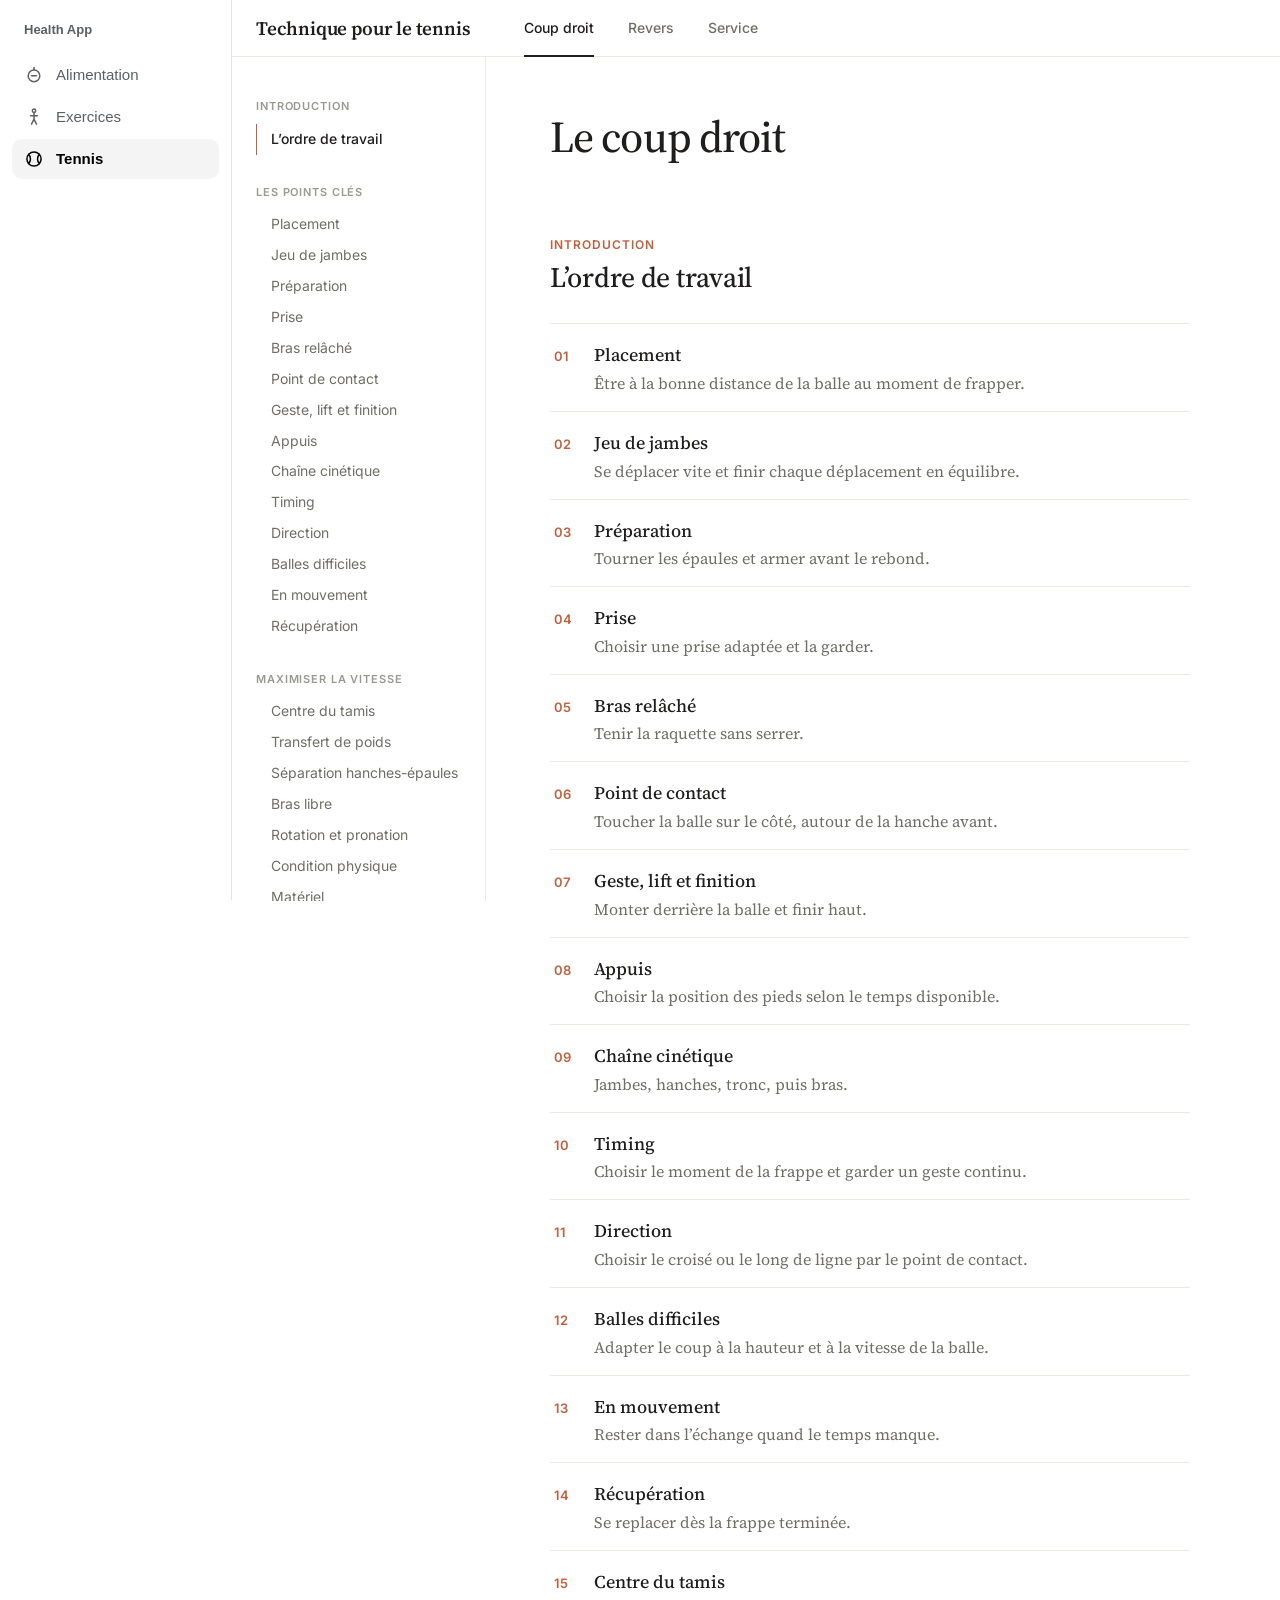
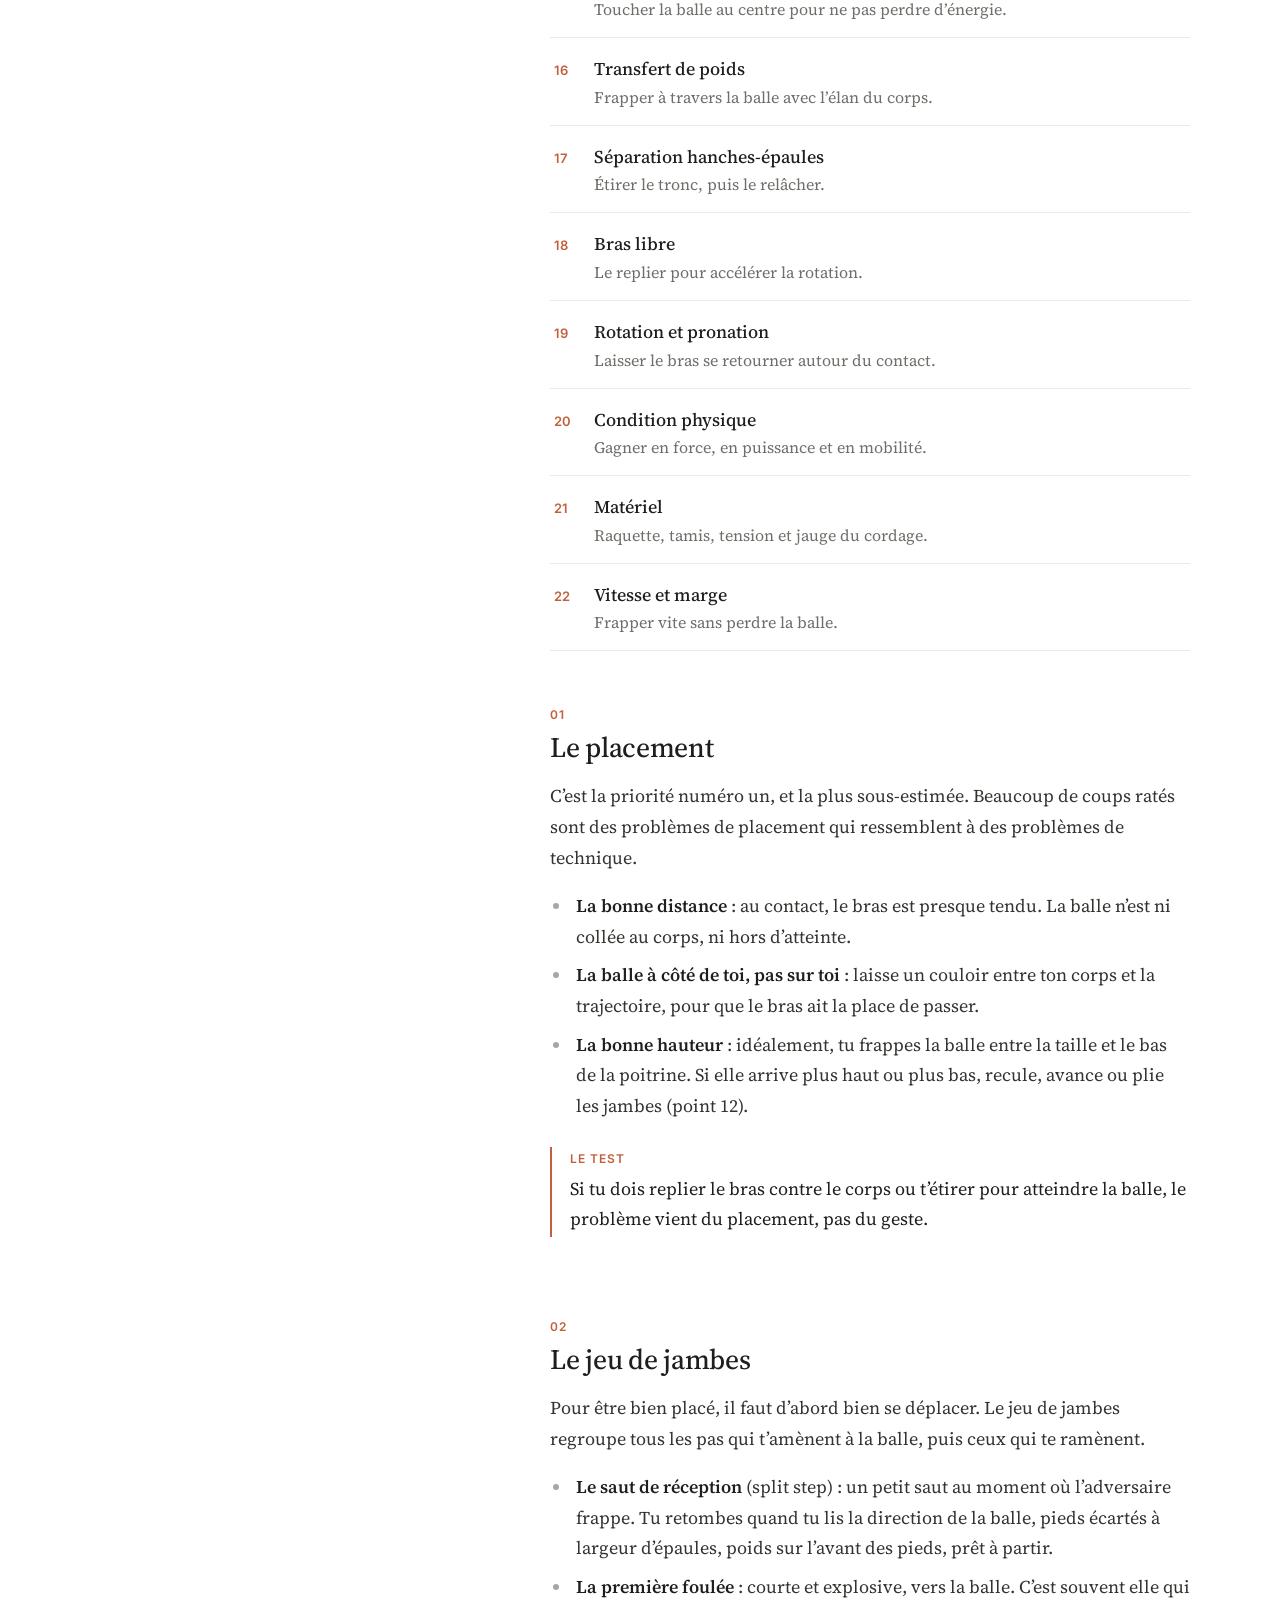
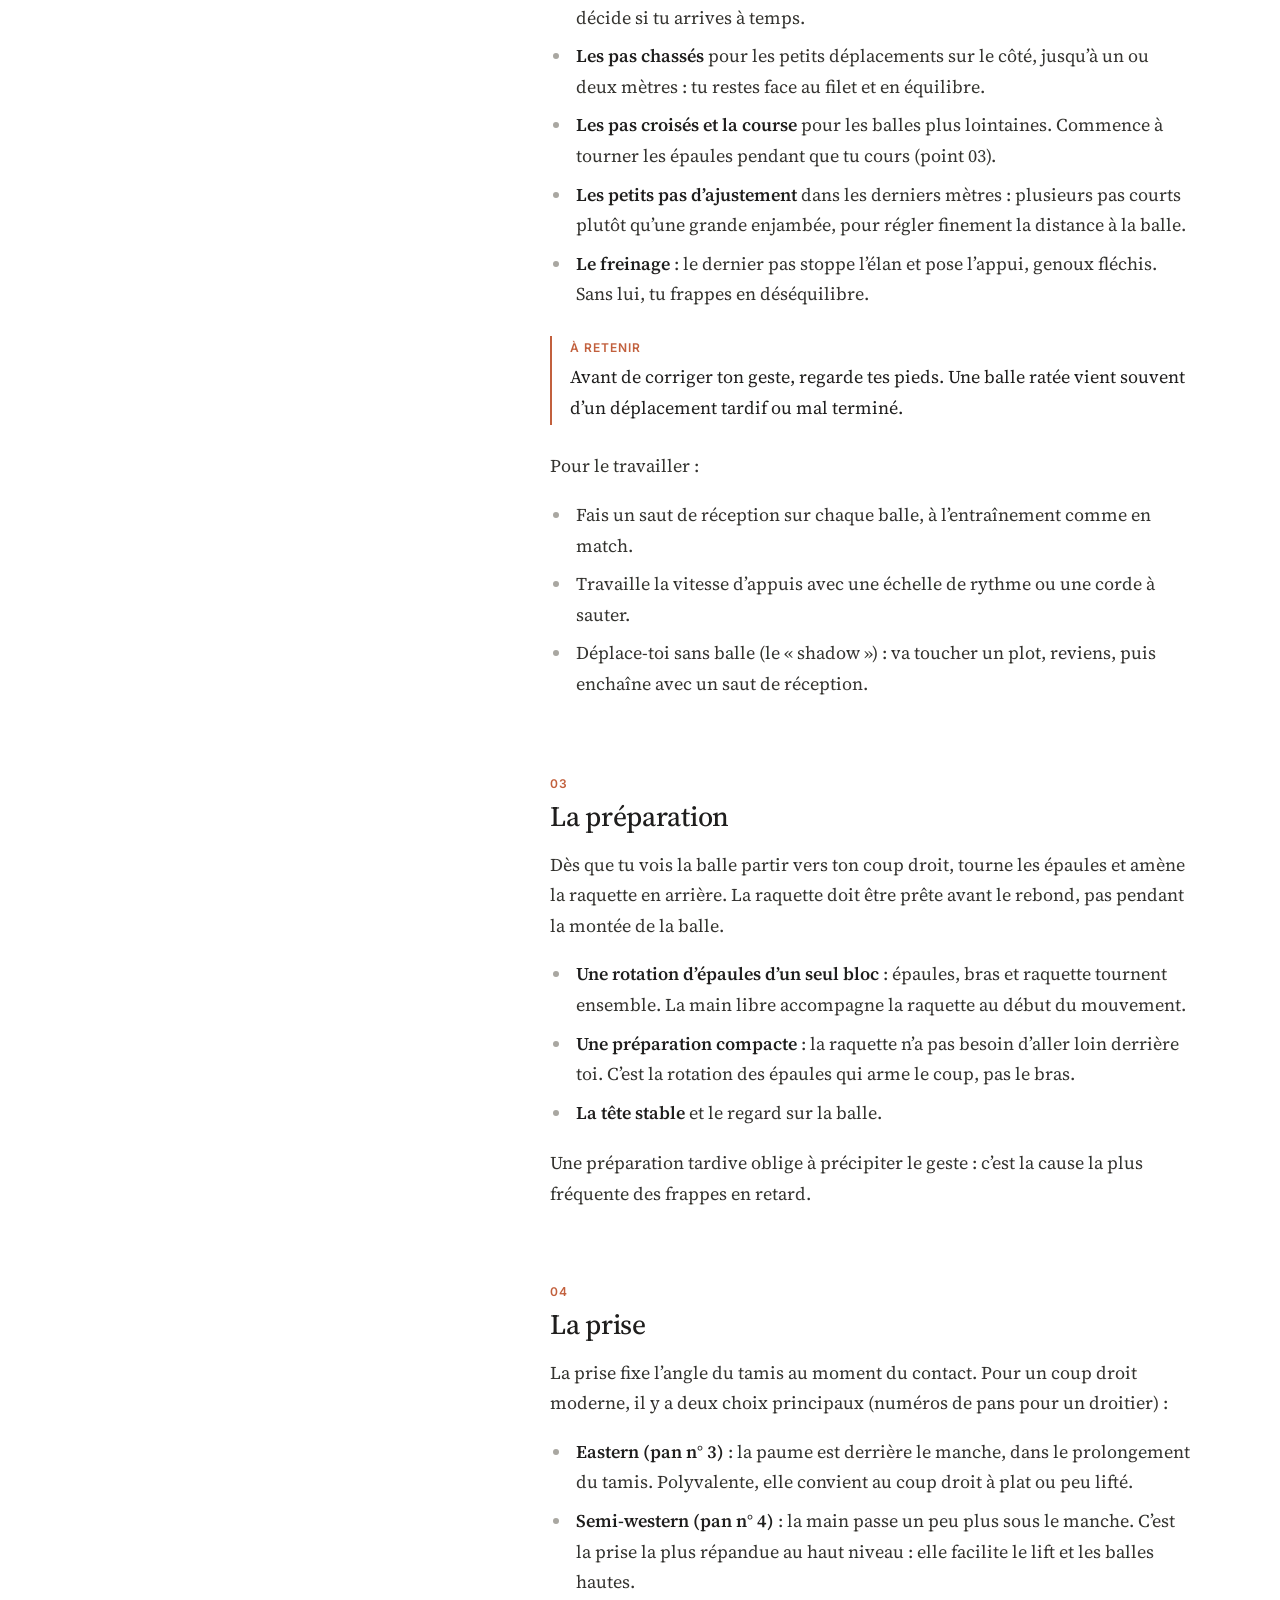
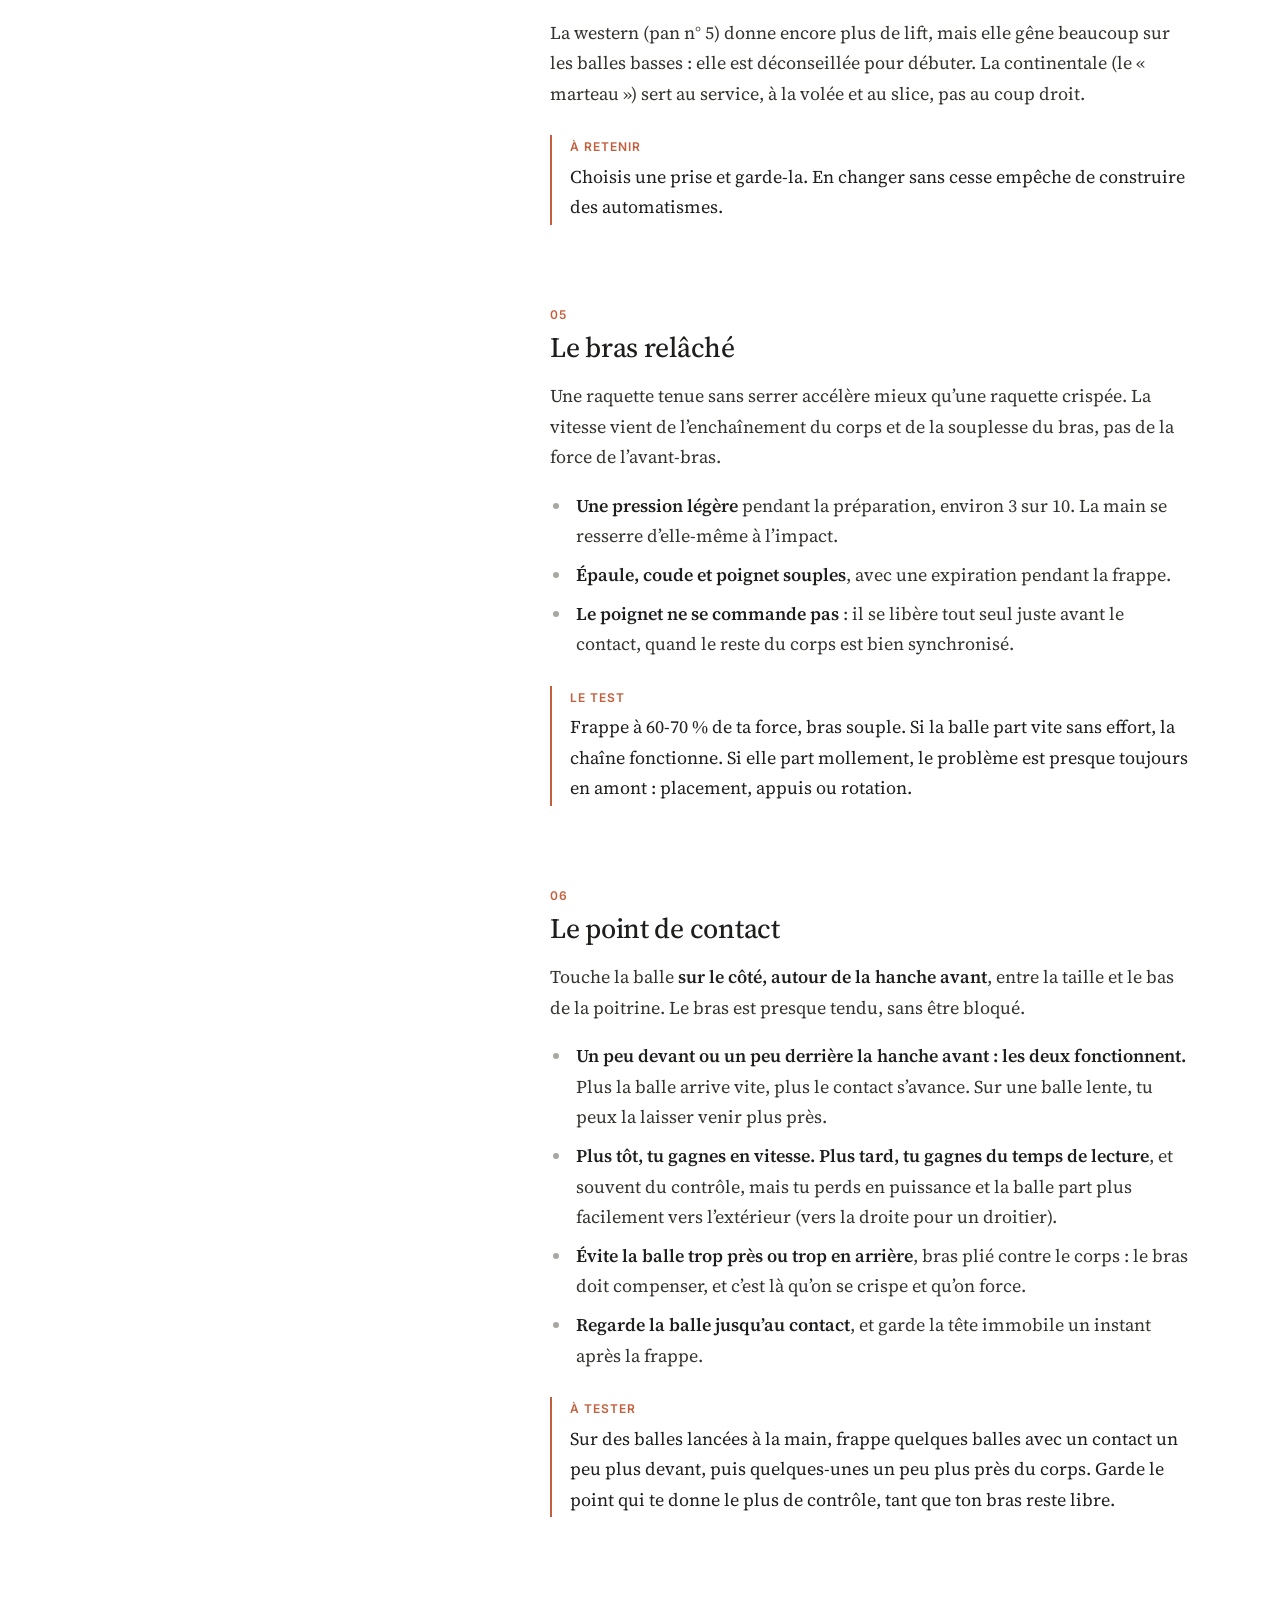
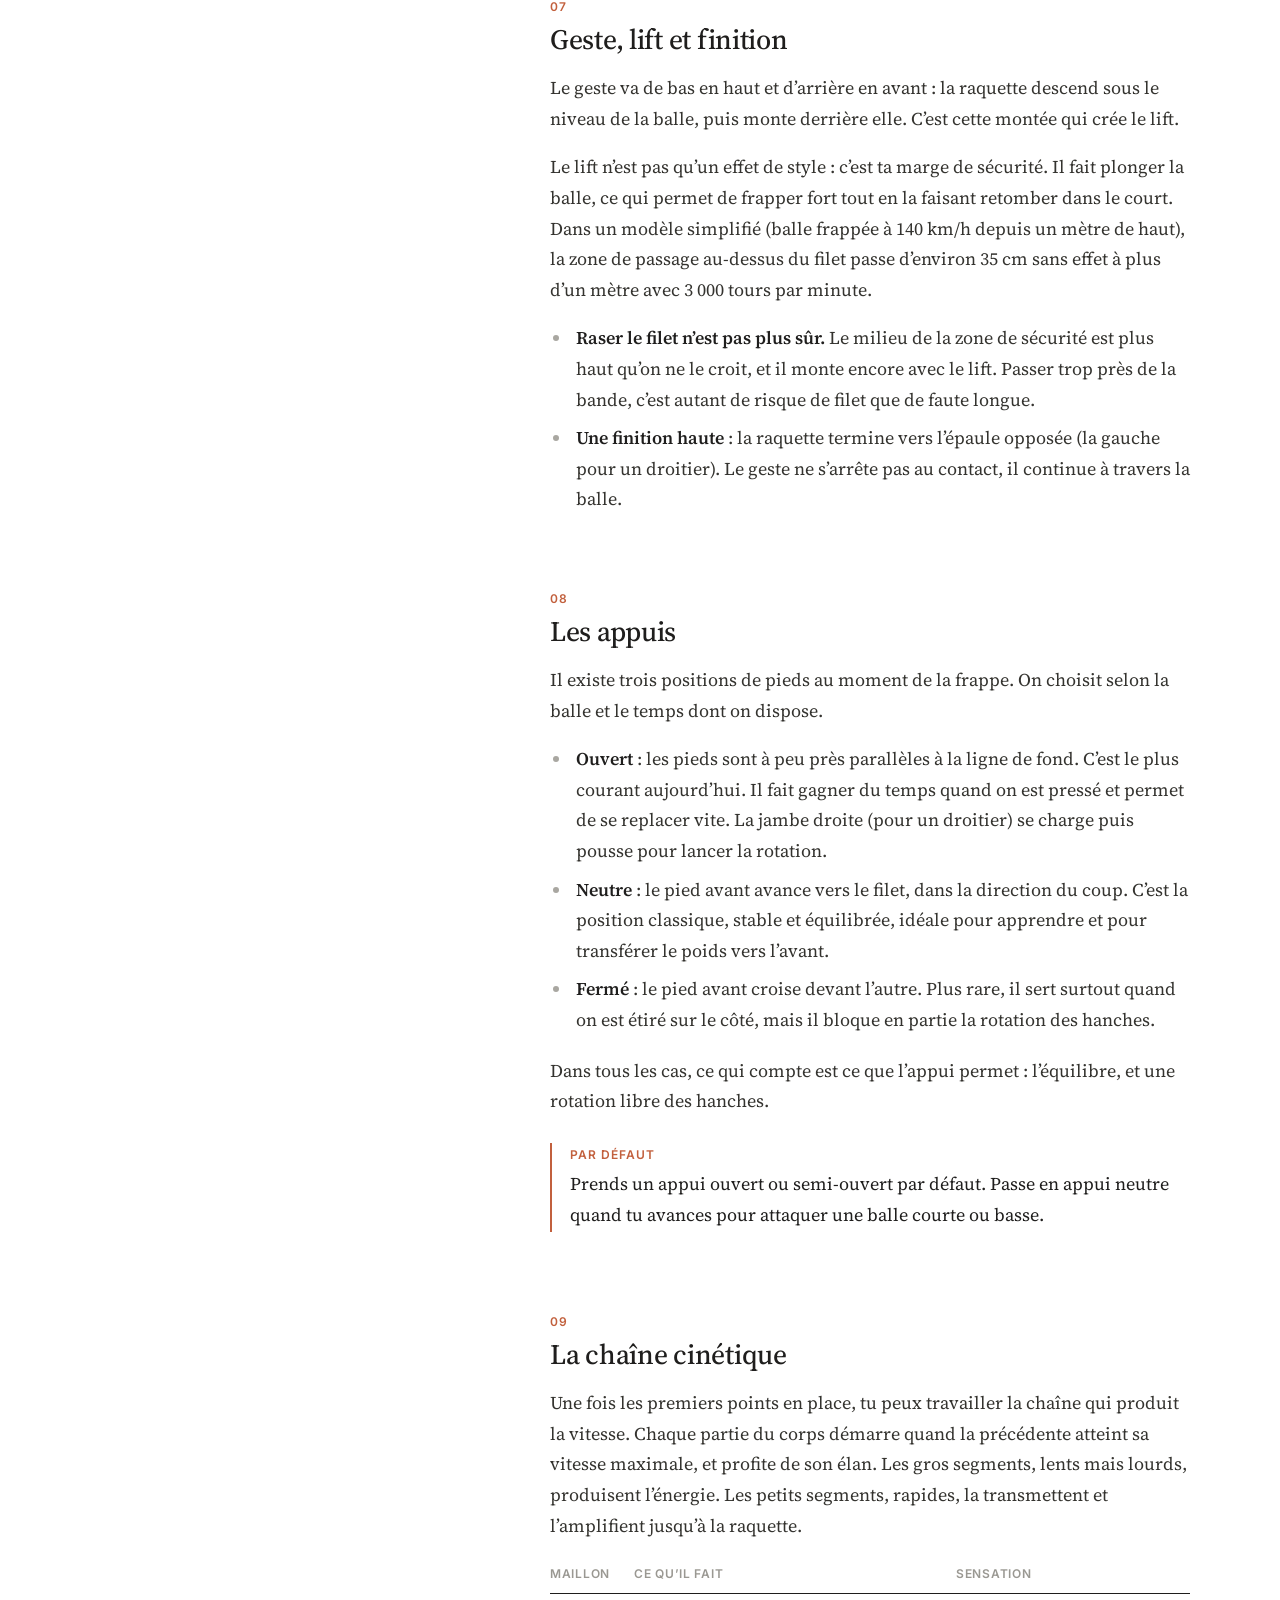
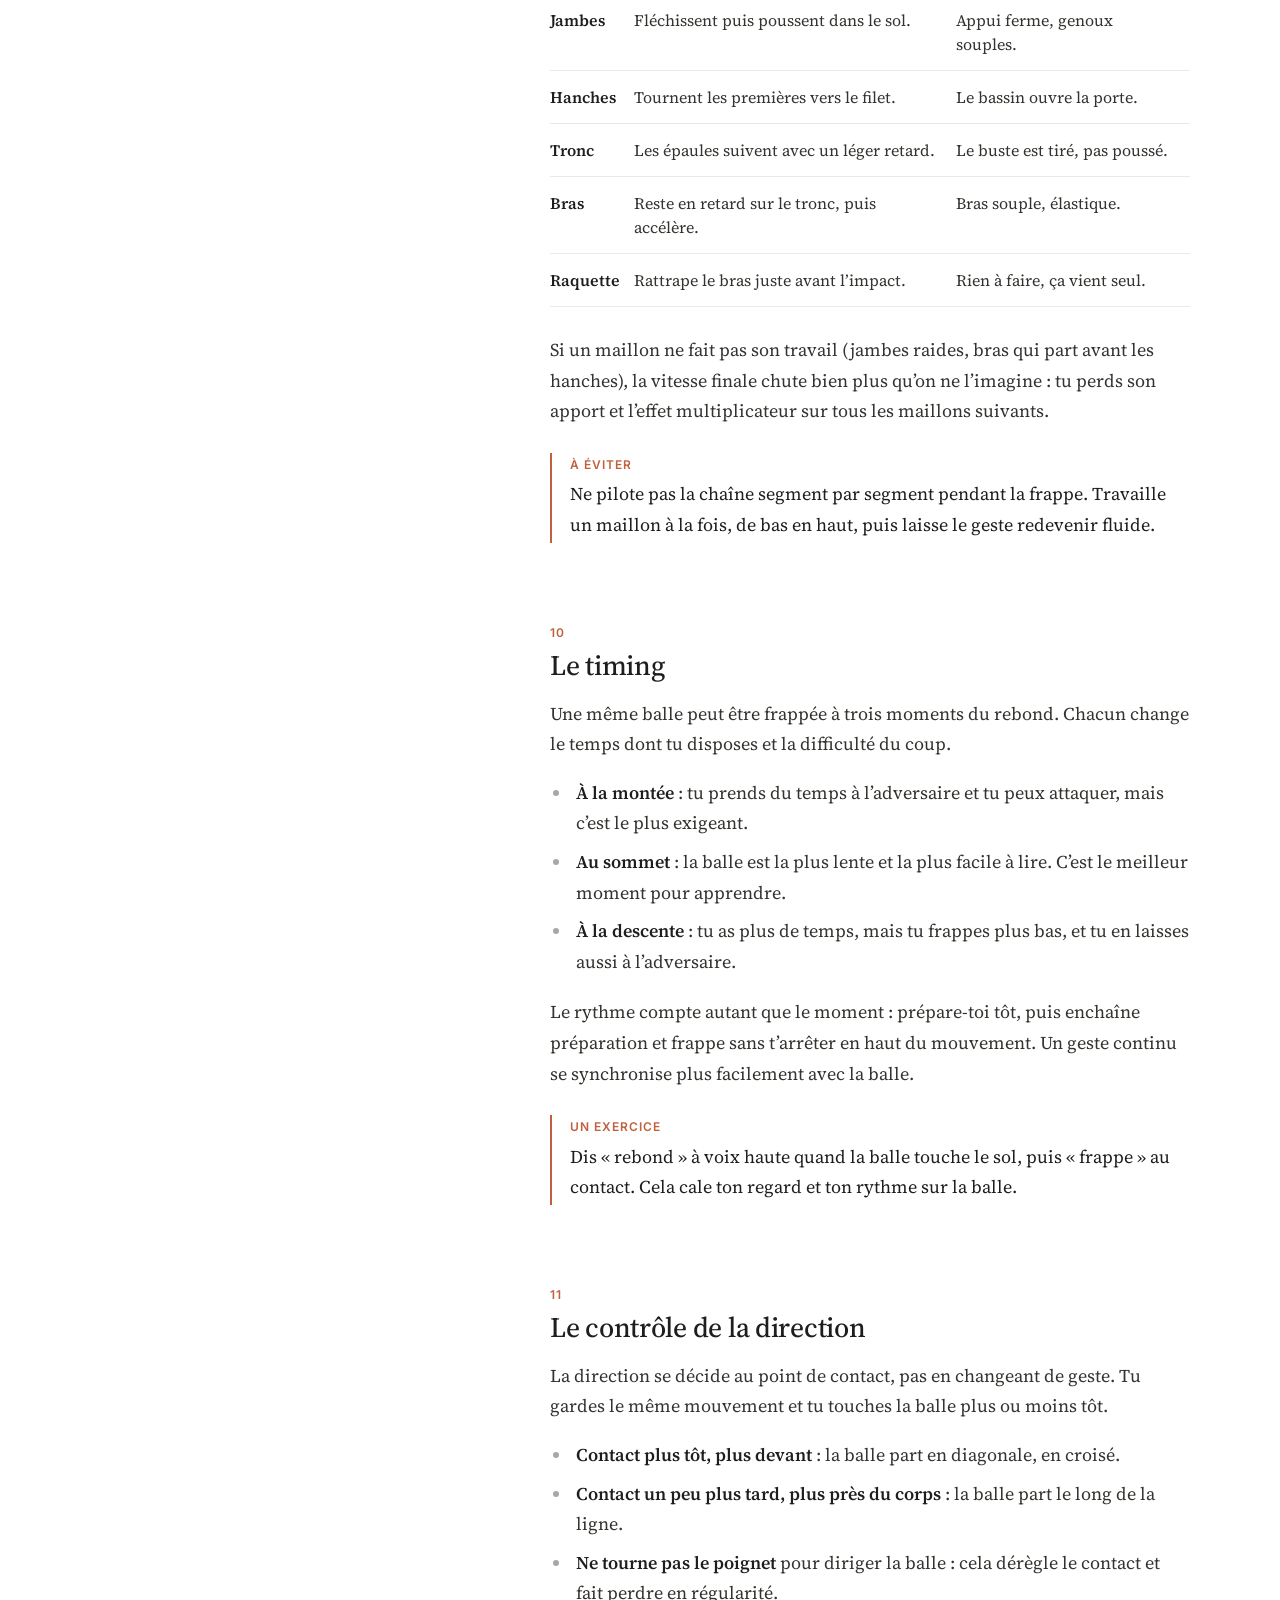
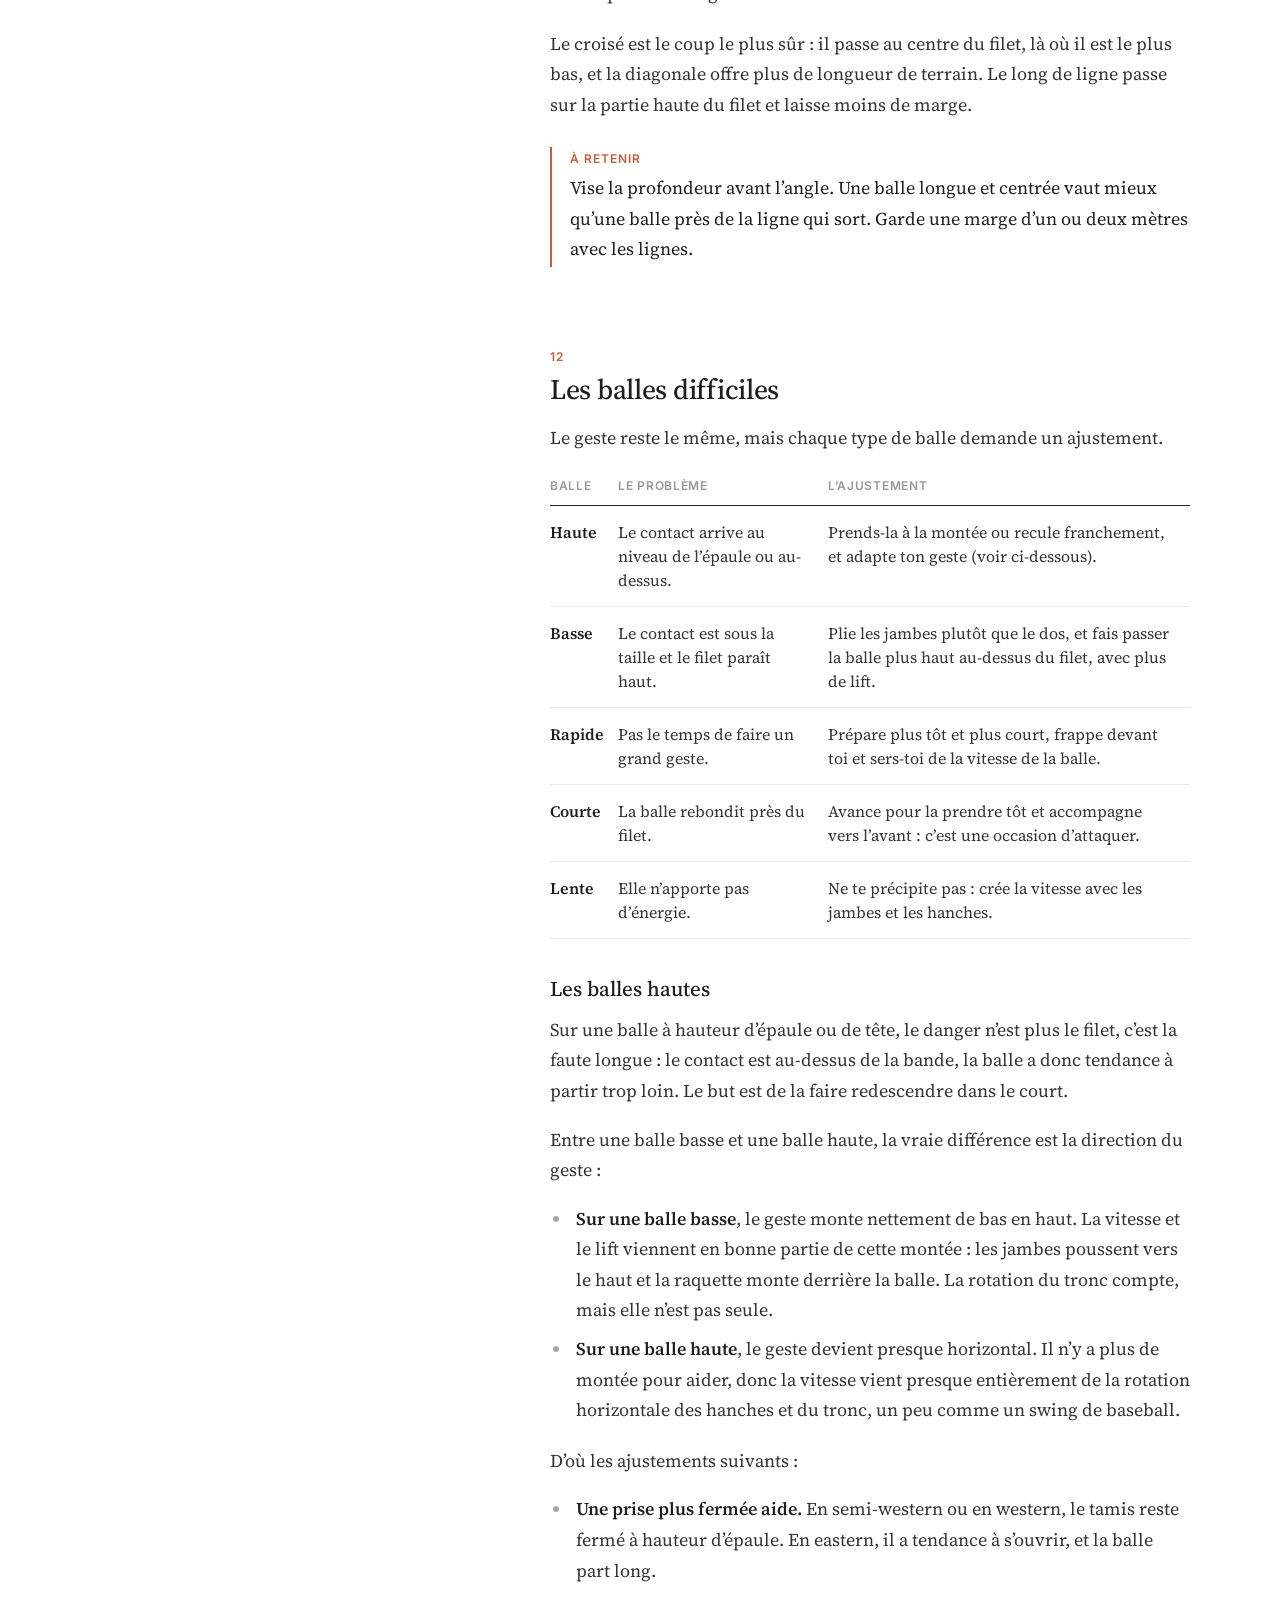
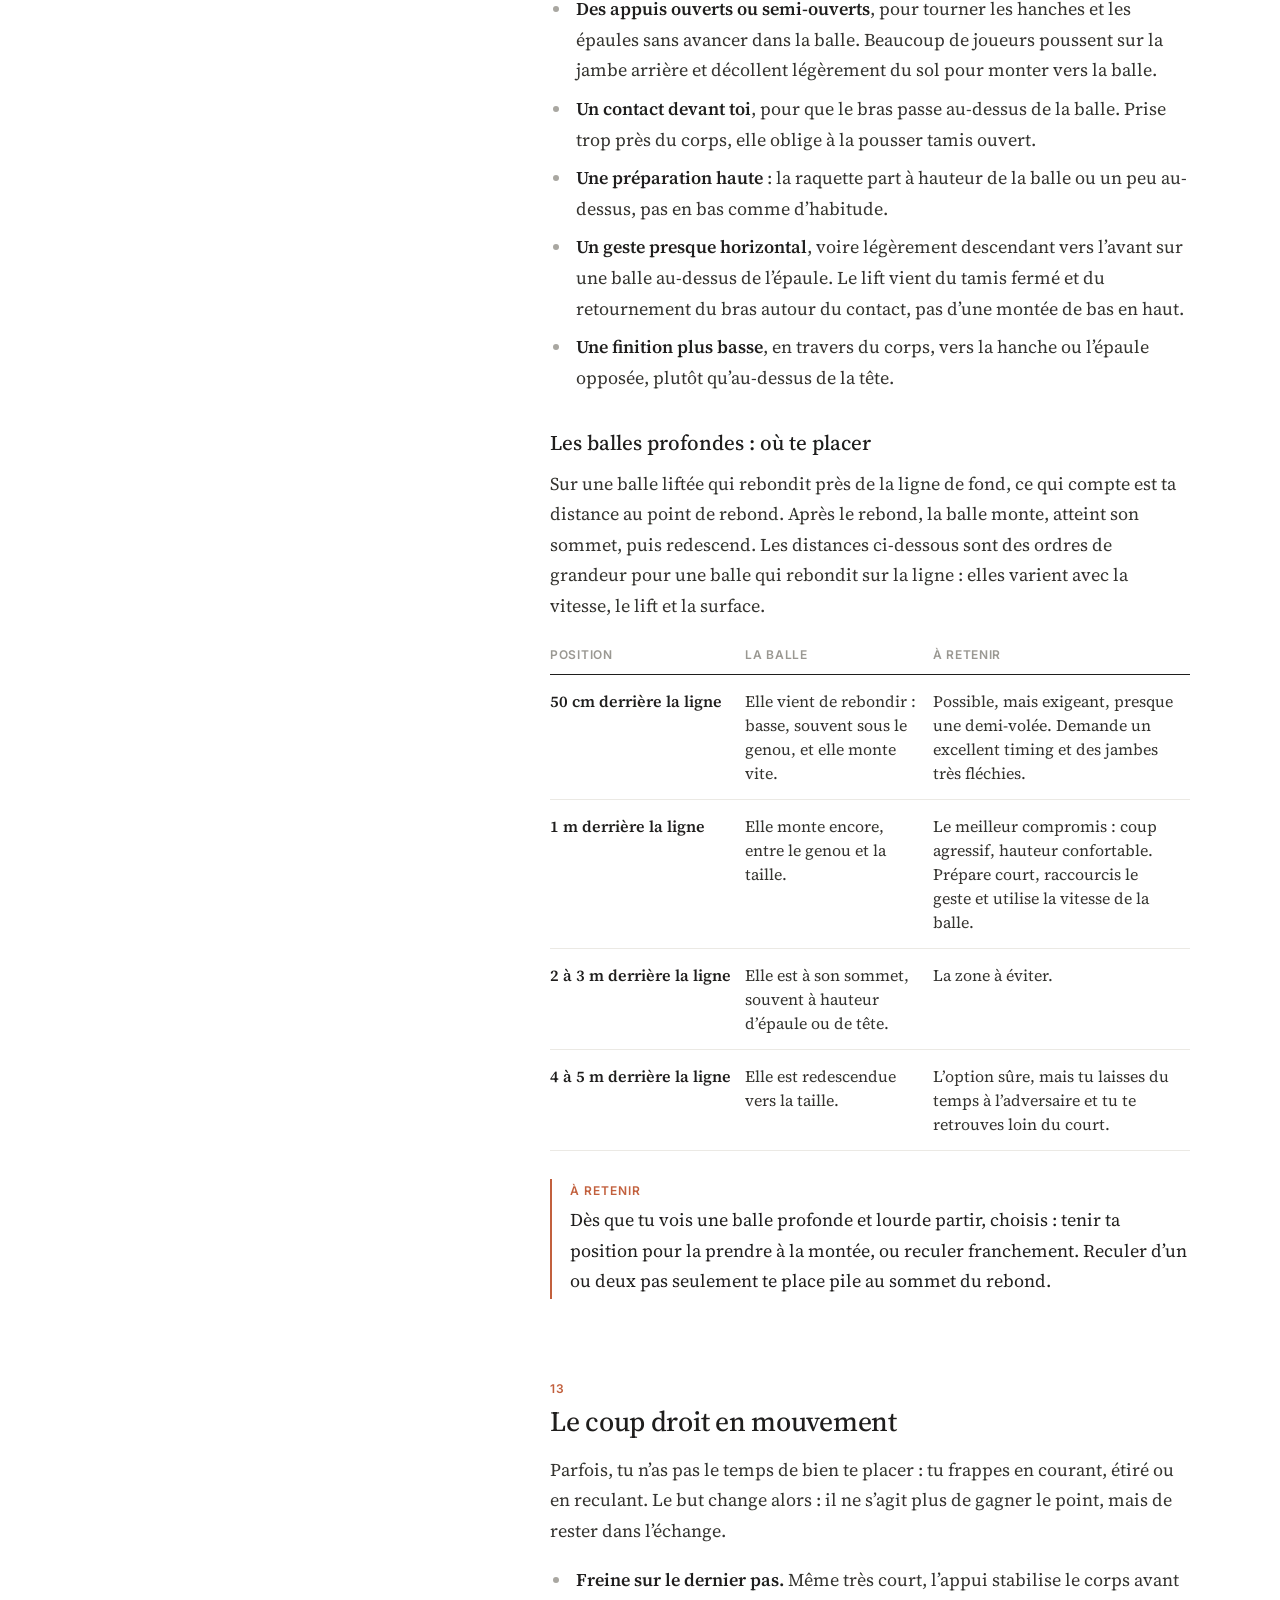
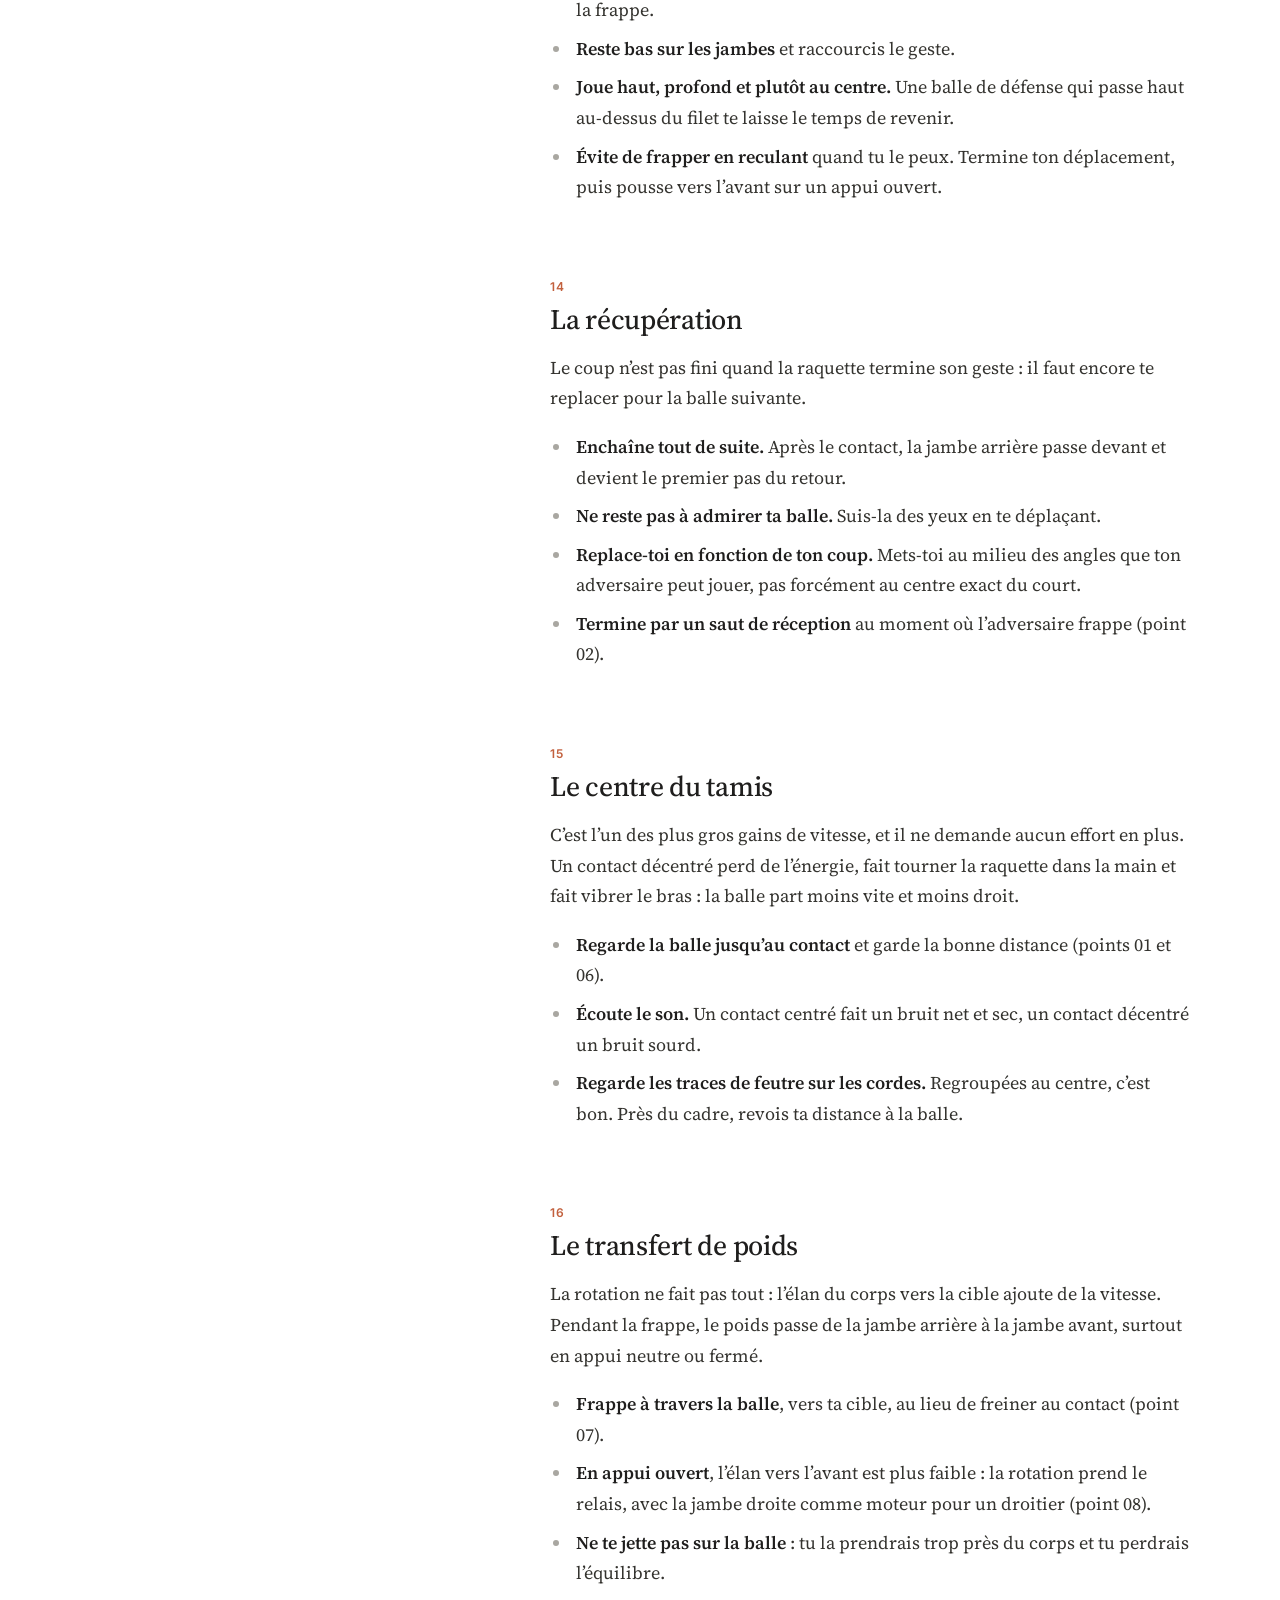
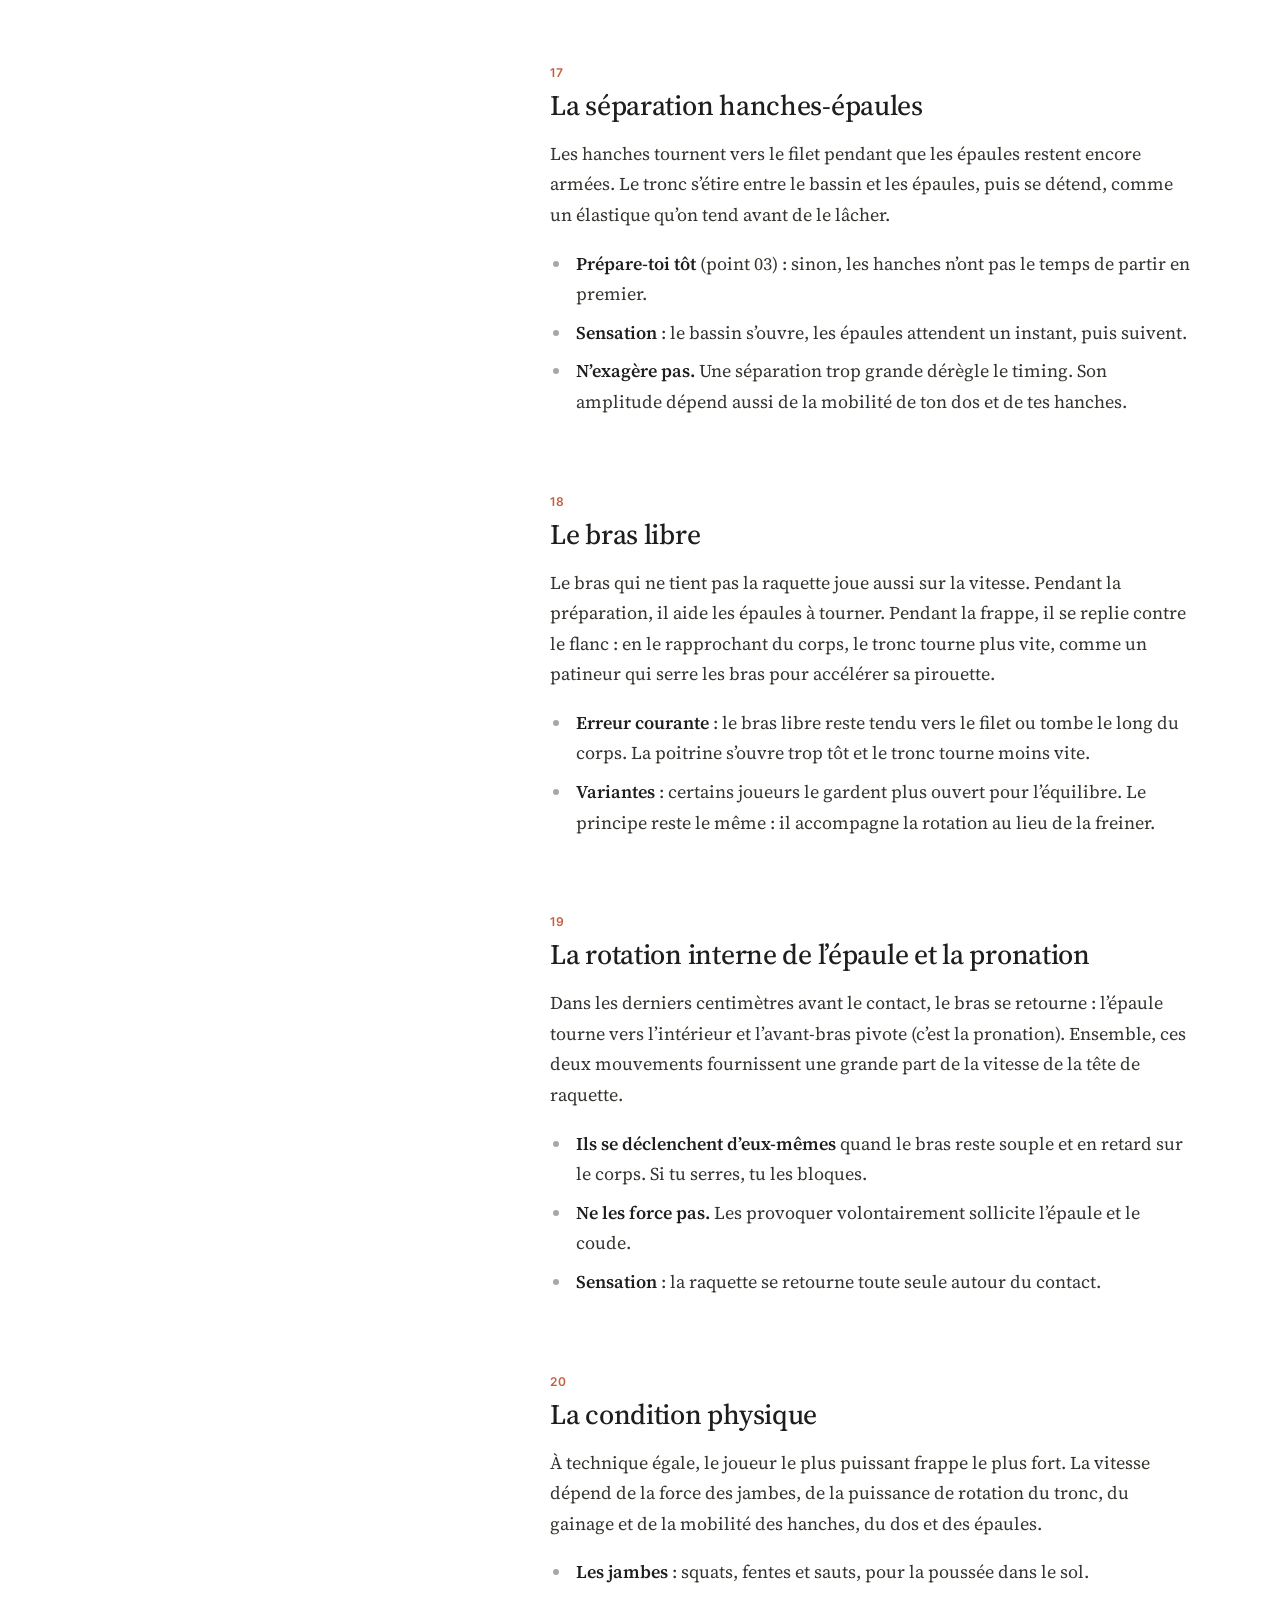
<file: tennis.html>
<!doctype html>
<html lang="fr" data-theme="light" data-theme-lock>
<head>
<meta charset="utf-8">
<meta name="viewport" content="width=device-width, initial-scale=1">
<title>Technique de tennis</title>
<link rel="preconnect" href="https://fonts.googleapis.com">
<link rel="preconnect" href="https://fonts.gstatic.com" crossorigin>
<link href="https://fonts.googleapis.com/css2?family=Inter:wght@400;500;600&family=Source+Serif+4:opsz,wght@8..60,400;8..60,500;8..60,600&display=swap" rel="stylesheet">
<style>
:root{
  --text:#1f1e1d;
  --body:#34332f;
  --muted:#6f6e69;
  --line:#ebe9e4;
  --accent:#c2603d;
  --serif:'Source Serif 4','Tiempos Text',Georgia,'Times New Roman',serif;
  --sans:'Inter',system-ui,-apple-system,'Segoe UI',Roboto,sans-serif;
  --top:56px;
}
*{box-sizing:border-box}
html{scroll-behavior:smooth}
body{margin:0;background:#fff;color:var(--body);font-family:var(--serif);font-size:18px;line-height:1.7;-webkit-font-smoothing:antialiased}
a{color:inherit}

.topbar{position:sticky;top:0;z-index:20;background:#fff;border-bottom:1px solid var(--line)}
.topbar-in{max-width:1080px;margin:0 auto;padding:0 24px;height:var(--top);display:flex;align-items:center;gap:40px}
.brand{font-family:var(--serif);font-size:19px;font-weight:600;color:var(--text);letter-spacing:-.01em;white-space:nowrap}
.tabs{display:flex;gap:6px;height:100%}
.tabs a{display:flex;align-items:center;padding:0 14px;height:100%;font-family:var(--sans);font-size:14px;font-weight:500;color:var(--muted);text-decoration:none;position:relative;transition:color .15s}
.tabs a:hover{color:var(--text)}
.tabs a[aria-current="page"]{color:var(--text)}
.tabs a[aria-current="page"]::after{content:"";position:absolute;left:14px;right:14px;bottom:-1px;height:2px;background:var(--text)}

.layout{max-width:1080px;margin:0 auto;padding:0 24px;display:grid;grid-template-columns:230px minmax(0,1fr);min-height:calc(100vh - var(--top))}
.layout[hidden]{display:none}
.side{position:sticky;top:var(--top);align-self:start;height:calc(100vh - var(--top));overflow-y:auto;padding:40px 24px 40px 0;border-right:1px solid var(--line)}
.side:empty{border-right:none}
.grp{font-family:var(--sans);font-size:11px;font-weight:600;letter-spacing:.08em;text-transform:uppercase;color:#9a9892;margin:28px 0 8px}
.grp:first-child{margin-top:0}
.side a{display:block;font-family:var(--sans);font-size:14px;line-height:1.35;color:var(--muted);text-decoration:none;padding:6px 0 6px 14px;margin-left:-1px;border-left:2px solid transparent;transition:color .15s,border-color .15s}
.side a:hover{color:var(--text)}
.side a.on{color:var(--text);font-weight:500;border-left-color:var(--accent)}

.main{padding:56px 0 140px 64px;min-width:0}
.main > *{max-width:40rem}
h1{font-family:var(--serif);font-size:44px;line-height:1.1;font-weight:500;letter-spacing:-.02em;color:var(--text);margin:0 0 20px}
.lead{font-size:21px;line-height:1.6;color:var(--muted);margin:0 0 8px}
section{scroll-margin-top:calc(var(--top) + 28px);padding-top:56px}
h2{font-family:var(--serif);font-size:28px;line-height:1.25;font-weight:500;letter-spacing:-.01em;color:var(--text);margin:0 0 16px}
h2 .n{display:block;font-family:var(--sans);font-size:12px;font-weight:600;letter-spacing:.08em;text-transform:uppercase;color:var(--accent);margin-bottom:8px}
h3{font-family:var(--serif);font-size:21px;line-height:1.3;font-weight:500;color:var(--text);margin:36px 0 12px}
p{margin:0 0 18px}
ul,ol{margin:0 0 20px;padding-left:22px}
li{margin-bottom:8px;padding-left:4px}
li::marker{color:#a9a7a1}
strong{font-weight:600;color:var(--text)}
.note{border-left:2px solid var(--accent);padding:2px 0 2px 18px;margin:26px 0;color:var(--text)}
.note b{display:block;font-family:var(--sans);font-size:12px;font-weight:600;letter-spacing:.08em;text-transform:uppercase;color:var(--accent);margin-bottom:4px}
.note p{margin:0}

.steps{list-style:none;padding:0;margin:28px 0 0;border-top:1px solid var(--line)}
.steps li{margin:0;padding:0;border-bottom:1px solid var(--line)}
.steps a{display:grid;grid-template-columns:36px 1fr;gap:4px;padding:16px 4px;text-decoration:none;transition:background .15s}
.steps a:hover{background:#faf9f7}
.steps .k{font-family:var(--sans);font-size:13px;font-weight:600;color:var(--accent);padding-top:5px}
.steps .t{font-weight:500;color:var(--text);display:block}
.steps .d{display:block;color:var(--muted);font-size:16px;line-height:1.5}

table{width:100%;border-collapse:collapse;margin:24px 0 28px;font-size:16px;line-height:1.5}
th{font-family:var(--sans);font-size:12px;font-weight:600;letter-spacing:.06em;text-transform:uppercase;color:#9a9892;text-align:left;padding:0 14px 10px 0;border-bottom:1px solid var(--text)}
td{padding:14px 14px 14px 0;border-bottom:1px solid var(--line);vertical-align:top}
td:first-child{font-weight:600;color:var(--text);white-space:nowrap}

@media (max-width:860px){
  :root{--top:52px}
  body{font-size:17px}
  .topbar-in{padding:0 16px;gap:20px}
  .tabs a{padding:0 10px}
  .tabs a[aria-current="page"]::after{left:10px;right:10px}
  .layout{display:block;padding:0}
  .side{position:sticky;top:var(--top);z-index:10;height:auto;display:flex;gap:2px;overflow-x:auto;overflow-y:hidden;padding:8px 12px;background:#fff;border-right:none;border-bottom:1px solid var(--line);scrollbar-width:none}
  .side::-webkit-scrollbar{display:none}
  .side:empty{display:none}
  .grp{display:none}
  .side a{flex:none;white-space:nowrap;border-left:none;border-radius:999px;padding:8px 12px;margin:0}
  .side a.on{background:#f4f2ee;color:var(--text)}
  .main{padding:32px 20px 100px}
  h1{font-size:34px}
  .lead{font-size:19px}
  h2{font-size:24px}
  section{scroll-margin-top:calc(var(--top) + 64px);padding-top:44px}
  td:first-child{white-space:normal}
}
@media (max-width:480px){
  :root{--top:88px}
  .topbar-in{flex-wrap:wrap;align-content:flex-start;gap:0 16px}
  .brand{width:100%;height:44px;line-height:44px;font-size:18px}
  .tabs{height:44px}
}
</style>
<meta name="theme-color" content="#FFFFFF">
<link rel="manifest" href="manifest.webmanifest">
<link rel="apple-touch-icon" href="icons/apple-touch-icon.png">
<meta name="apple-mobile-web-app-capable" content="yes">
<link rel="stylesheet" href="nav.css">
<script src="nav.js" defer></script>
</head>
<body>

<header class="topbar">
  <div class="topbar-in">
    <span class="brand">Technique pour le tennis</span>
    <nav class="tabs" aria-label="Coups">
      <a href="#coup-droit" data-tab="coup-droit">Coup droit</a>
      <a href="#revers" data-tab="revers">Revers</a>
      <a href="#service" data-tab="service">Service</a>
    </nav>
  </div>
</header>

<div class="layout" data-panel="coup-droit">
  <aside class="side" aria-label="Sommaire">
    <div class="grp">Introduction</div>
    <a href="#" data-target="cd-ordre">L’ordre de travail</a>
    <div class="grp">Les points clés</div>
    <a href="#" data-target="cd-placement">Placement</a>
    <a href="#" data-target="cd-jambes">Jeu de jambes</a>
    <a href="#" data-target="cd-preparation">Préparation</a>
    <a href="#" data-target="cd-prise">Prise</a>
    <a href="#" data-target="cd-relachement">Bras relâché</a>
    <a href="#" data-target="cd-contact">Point de contact</a>
    <a href="#" data-target="cd-geste">Geste, lift et finition</a>
    <a href="#" data-target="cd-appuis">Appuis</a>
    <a href="#" data-target="cd-chaine">Chaîne cinétique</a>
    <a href="#" data-target="cd-timing">Timing</a>
    <a href="#" data-target="cd-direction">Direction</a>
    <a href="#" data-target="cd-balles">Balles difficiles</a>
    <a href="#" data-target="cd-mouvement">En mouvement</a>
    <a href="#" data-target="cd-recuperation">Récupération</a>
    <div class="grp">Maximiser la vitesse</div>
    <a href="#" data-target="cd-centre">Centre du tamis</a>
    <a href="#" data-target="cd-transfert">Transfert de poids</a>
    <a href="#" data-target="cd-separation">Séparation hanches-épaules</a>
    <a href="#" data-target="cd-brasavant">Bras libre</a>
    <a href="#" data-target="cd-rotation">Rotation et pronation</a>
    <a href="#" data-target="cd-physique">Condition physique</a>
    <a href="#" data-target="cd-materiel">Matériel</a>
    <a href="#" data-target="cd-marge">Vitesse et marge</a>
    <div class="grp">Tactique</div>
    <a href="#" data-target="cd-moonballer">Contrer un moonballer</a>
    <div class="grp">Pratique</div>
    <a href="#" data-target="cd-erreurs">Erreurs courantes</a>
    <a href="#" data-target="cd-entrainement">S’entraîner</a>
  </aside>

  <main class="main">
    <h1>Le coup droit</h1>

    <section id="cd-ordre">
      <h2><span class="n">Introduction</span>L’ordre de travail</h2>
      <ol class="steps">
        <li><a href="#" data-target="cd-placement"><span class="k">01</span><span><span class="t">Placement</span><span class="d">Être à la bonne distance de la balle au moment de frapper.</span></span></a></li>
        <li><a href="#" data-target="cd-jambes"><span class="k">02</span><span><span class="t">Jeu de jambes</span><span class="d">Se déplacer vite et finir chaque déplacement en équilibre.</span></span></a></li>
        <li><a href="#" data-target="cd-preparation"><span class="k">03</span><span><span class="t">Préparation</span><span class="d">Tourner les épaules et armer avant le rebond.</span></span></a></li>
        <li><a href="#" data-target="cd-prise"><span class="k">04</span><span><span class="t">Prise</span><span class="d">Choisir une prise adaptée et la garder.</span></span></a></li>
        <li><a href="#" data-target="cd-relachement"><span class="k">05</span><span><span class="t">Bras relâché</span><span class="d">Tenir la raquette sans serrer.</span></span></a></li>
        <li><a href="#" data-target="cd-contact"><span class="k">06</span><span><span class="t">Point de contact</span><span class="d">Toucher la balle sur le côté, autour de la hanche avant.</span></span></a></li>
        <li><a href="#" data-target="cd-geste"><span class="k">07</span><span><span class="t">Geste, lift et finition</span><span class="d">Monter derrière la balle et finir haut.</span></span></a></li>
        <li><a href="#" data-target="cd-appuis"><span class="k">08</span><span><span class="t">Appuis</span><span class="d">Choisir la position des pieds selon le temps disponible.</span></span></a></li>
        <li><a href="#" data-target="cd-chaine"><span class="k">09</span><span><span class="t">Chaîne cinétique</span><span class="d">Jambes, hanches, tronc, puis bras.</span></span></a></li>
        <li><a href="#" data-target="cd-timing"><span class="k">10</span><span><span class="t">Timing</span><span class="d">Choisir le moment de la frappe et garder un geste continu.</span></span></a></li>
        <li><a href="#" data-target="cd-direction"><span class="k">11</span><span><span class="t">Direction</span><span class="d">Choisir le croisé ou le long de ligne par le point de contact.</span></span></a></li>
        <li><a href="#" data-target="cd-balles"><span class="k">12</span><span><span class="t">Balles difficiles</span><span class="d">Adapter le coup à la hauteur et à la vitesse de la balle.</span></span></a></li>
        <li><a href="#" data-target="cd-mouvement"><span class="k">13</span><span><span class="t">En mouvement</span><span class="d">Rester dans l’échange quand le temps manque.</span></span></a></li>
        <li><a href="#" data-target="cd-recuperation"><span class="k">14</span><span><span class="t">Récupération</span><span class="d">Se replacer dès la frappe terminée.</span></span></a></li>
        <li><a href="#" data-target="cd-centre"><span class="k">15</span><span><span class="t">Centre du tamis</span><span class="d">Toucher la balle au centre pour ne pas perdre d’énergie.</span></span></a></li>
        <li><a href="#" data-target="cd-transfert"><span class="k">16</span><span><span class="t">Transfert de poids</span><span class="d">Frapper à travers la balle avec l’élan du corps.</span></span></a></li>
        <li><a href="#" data-target="cd-separation"><span class="k">17</span><span><span class="t">Séparation hanches-épaules</span><span class="d">Étirer le tronc, puis le relâcher.</span></span></a></li>
        <li><a href="#" data-target="cd-brasavant"><span class="k">18</span><span><span class="t">Bras libre</span><span class="d">Le replier pour accélérer la rotation.</span></span></a></li>
        <li><a href="#" data-target="cd-rotation"><span class="k">19</span><span><span class="t">Rotation et pronation</span><span class="d">Laisser le bras se retourner autour du contact.</span></span></a></li>
        <li><a href="#" data-target="cd-physique"><span class="k">20</span><span><span class="t">Condition physique</span><span class="d">Gagner en force, en puissance et en mobilité.</span></span></a></li>
        <li><a href="#" data-target="cd-materiel"><span class="k">21</span><span><span class="t">Matériel</span><span class="d">Raquette, tamis, tension et jauge du cordage.</span></span></a></li>
        <li><a href="#" data-target="cd-marge"><span class="k">22</span><span><span class="t">Vitesse et marge</span><span class="d">Frapper vite sans perdre la balle.</span></span></a></li>
      </ol>
    </section>

    <section id="cd-placement">
      <h2><span class="n">01</span>Le placement</h2>
      <p>C’est la priorité numéro un, et la plus sous-estimée. Beaucoup de coups ratés sont des problèmes de placement qui ressemblent à des problèmes de technique.</p>
      <ul>
        <li><strong>La bonne distance</strong> : au contact, le bras est presque tendu. La balle n’est ni collée au corps, ni hors d’atteinte.</li>
        <li><strong>La balle à côté de toi, pas sur toi</strong> : laisse un couloir entre ton corps et la trajectoire, pour que le bras ait la place de passer.</li>
        <li><strong>La bonne hauteur</strong> : idéalement, tu frappes la balle entre la taille et le bas de la poitrine. Si elle arrive plus haut ou plus bas, recule, avance ou plie les jambes (point 12).</li>
      </ul>
      <div class="note"><b>Le test</b><p>Si tu dois replier le bras contre le corps ou t’étirer pour atteindre la balle, le problème vient du placement, pas du geste.</p></div>
    </section>

    <section id="cd-jambes">
      <h2><span class="n">02</span>Le jeu de jambes</h2>
      <p>Pour être bien placé, il faut d’abord bien se déplacer. Le jeu de jambes regroupe tous les pas qui t’amènent à la balle, puis ceux qui te ramènent.</p>
      <ul>
        <li><strong>Le saut de réception</strong> (split step) : un petit saut au moment où l’adversaire frappe. Tu retombes quand tu lis la direction de la balle, pieds écartés à largeur d’épaules, poids sur l’avant des pieds, prêt à partir.</li>
        <li><strong>La première foulée</strong> : courte et explosive, vers la balle. C’est souvent elle qui décide si tu arrives à temps.</li>
        <li><strong>Les pas chassés</strong> pour les petits déplacements sur le côté, jusqu’à un ou deux mètres : tu restes face au filet et en équilibre.</li>
        <li><strong>Les pas croisés et la course</strong> pour les balles plus lointaines. Commence à tourner les épaules pendant que tu cours (point 03).</li>
        <li><strong>Les petits pas d’ajustement</strong> dans les derniers mètres : plusieurs pas courts plutôt qu’une grande enjambée, pour régler finement la distance à la balle.</li>
        <li><strong>Le freinage</strong> : le dernier pas stoppe l’élan et pose l’appui, genoux fléchis. Sans lui, tu frappes en déséquilibre.</li>
      </ul>
      <div class="note"><b>À retenir</b><p>Avant de corriger ton geste, regarde tes pieds. Une balle ratée vient souvent d’un déplacement tardif ou mal terminé.</p></div>
      <p>Pour le travailler :</p>
      <ul>
        <li>Fais un saut de réception sur chaque balle, à l’entraînement comme en match.</li>
        <li>Travaille la vitesse d’appuis avec une échelle de rythme ou une corde à sauter.</li>
        <li>Déplace-toi sans balle (le « shadow ») : va toucher un plot, reviens, puis enchaîne avec un saut de réception.</li>
      </ul>
    </section>

    <section id="cd-preparation">
      <h2><span class="n">03</span>La préparation</h2>
      <p>Dès que tu vois la balle partir vers ton coup droit, tourne les épaules et amène la raquette en arrière. La raquette doit être prête avant le rebond, pas pendant la montée de la balle.</p>
      <ul>
        <li><strong>Une rotation d’épaules d’un seul bloc</strong> : épaules, bras et raquette tournent ensemble. La main libre accompagne la raquette au début du mouvement.</li>
        <li><strong>Une préparation compacte</strong> : la raquette n’a pas besoin d’aller loin derrière toi. C’est la rotation des épaules qui arme le coup, pas le bras.</li>
        <li><strong>La tête stable</strong> et le regard sur la balle.</li>
      </ul>
      <p>Une préparation tardive oblige à précipiter le geste : c’est la cause la plus fréquente des frappes en retard.</p>
    </section>

    <section id="cd-prise">
      <h2><span class="n">04</span>La prise</h2>
      <p>La prise fixe l’angle du tamis au moment du contact. Pour un coup droit moderne, il y a deux choix principaux (numéros de pans pour un droitier) :</p>
      <ul>
        <li><strong>Eastern (pan n° 3)</strong> : la paume est derrière le manche, dans le prolongement du tamis. Polyvalente, elle convient au coup droit à plat ou peu lifté.</li>
        <li><strong>Semi-western (pan n° 4)</strong> : la main passe un peu plus sous le manche. C’est la prise la plus répandue au haut niveau : elle facilite le lift et les balles hautes.</li>
      </ul>
      <p>La western (pan n° 5) donne encore plus de lift, mais elle gêne beaucoup sur les balles basses : elle est déconseillée pour débuter. La continentale (le « marteau ») sert au service, à la volée et au slice, pas au coup droit.</p>
      <div class="note"><b>À retenir</b><p>Choisis une prise et garde-la. En changer sans cesse empêche de construire des automatismes.</p></div>
    </section>

    <section id="cd-relachement">
      <h2><span class="n">05</span>Le bras relâché</h2>
      <p>Une raquette tenue sans serrer accélère mieux qu’une raquette crispée. La vitesse vient de l’enchaînement du corps et de la souplesse du bras, pas de la force de l’avant-bras.</p>
      <ul>
        <li><strong>Une pression légère</strong> pendant la préparation, environ 3 sur 10. La main se resserre d’elle-même à l’impact.</li>
        <li><strong>Épaule, coude et poignet souples</strong>, avec une expiration pendant la frappe.</li>
        <li><strong>Le poignet ne se commande pas</strong> : il se libère tout seul juste avant le contact, quand le reste du corps est bien synchronisé.</li>
      </ul>
      <div class="note"><b>Le test</b><p>Frappe à 60-70 % de ta force, bras souple. Si la balle part vite sans effort, la chaîne fonctionne. Si elle part mollement, le problème est presque toujours en amont : placement, appuis ou rotation.</p></div>
    </section>

    <section id="cd-contact">
      <h2><span class="n">06</span>Le point de contact</h2>
      <p>Touche la balle <strong>sur le côté, autour de la hanche avant</strong>, entre la taille et le bas de la poitrine. Le bras est presque tendu, sans être bloqué.</p>
      <ul>
        <li><strong>Un peu devant ou un peu derrière la hanche avant : les deux fonctionnent.</strong> Plus la balle arrive vite, plus le contact s’avance. Sur une balle lente, tu peux la laisser venir plus près.</li>
        <li><strong>Plus tôt, tu gagnes en vitesse. Plus tard, tu gagnes du temps de lecture</strong>, et souvent du contrôle, mais tu perds en puissance et la balle part plus facilement vers l’extérieur (vers la droite pour un droitier).</li>
        <li><strong>Évite la balle trop près ou trop en arrière</strong>, bras plié contre le corps : le bras doit compenser, et c’est là qu’on se crispe et qu’on force.</li>
        <li><strong>Regarde la balle jusqu’au contact</strong>, et garde la tête immobile un instant après la frappe.</li>
      </ul>
      <div class="note"><b>À tester</b><p>Sur des balles lancées à la main, frappe quelques balles avec un contact un peu plus devant, puis quelques-unes un peu plus près du corps. Garde le point qui te donne le plus de contrôle, tant que ton bras reste libre.</p></div>
    </section>

    <section id="cd-geste">
      <h2><span class="n">07</span>Geste, lift et finition</h2>
      <p>Le geste va de bas en haut et d’arrière en avant : la raquette descend sous le niveau de la balle, puis monte derrière elle. C’est cette montée qui crée le lift.</p>
      <p>Le lift n’est pas qu’un effet de style : c’est ta marge de sécurité. Il fait plonger la balle, ce qui permet de frapper fort tout en la faisant retomber dans le court. Dans un modèle simplifié (balle frappée à 140 km/h depuis un mètre de haut), la zone de passage au-dessus du filet passe d’environ 35 cm sans effet à plus d’un mètre avec 3 000 tours par minute.</p>
      <ul>
        <li><strong>Raser le filet n’est pas plus sûr.</strong> Le milieu de la zone de sécurité est plus haut qu’on ne le croit, et il monte encore avec le lift. Passer trop près de la bande, c’est autant de risque de filet que de faute longue.</li>
        <li><strong>Une finition haute</strong> : la raquette termine vers l’épaule opposée (la gauche pour un droitier). Le geste ne s’arrête pas au contact, il continue à travers la balle.</li>
      </ul>
    </section>

    <section id="cd-appuis">
      <h2><span class="n">08</span>Les appuis</h2>
      <p>Il existe trois positions de pieds au moment de la frappe. On choisit selon la balle et le temps dont on dispose.</p>
      <ul>
        <li><strong>Ouvert</strong> : les pieds sont à peu près parallèles à la ligne de fond. C’est le plus courant aujourd’hui. Il fait gagner du temps quand on est pressé et permet de se replacer vite. La jambe droite (pour un droitier) se charge puis pousse pour lancer la rotation.</li>
        <li><strong>Neutre</strong> : le pied avant avance vers le filet, dans la direction du coup. C’est la position classique, stable et équilibrée, idéale pour apprendre et pour transférer le poids vers l’avant.</li>
        <li><strong>Fermé</strong> : le pied avant croise devant l’autre. Plus rare, il sert surtout quand on est étiré sur le côté, mais il bloque en partie la rotation des hanches.</li>
      </ul>
      <p>Dans tous les cas, ce qui compte est ce que l’appui permet : l’équilibre, et une rotation libre des hanches.</p>
      <div class="note"><b>Par défaut</b><p>Prends un appui ouvert ou semi-ouvert par défaut. Passe en appui neutre quand tu avances pour attaquer une balle courte ou basse.</p></div>
    </section>

    <section id="cd-chaine">
      <h2><span class="n">09</span>La chaîne cinétique</h2>
      <p>Une fois les premiers points en place, tu peux travailler la chaîne qui produit la vitesse. Chaque partie du corps démarre quand la précédente atteint sa vitesse maximale, et profite de son élan. Les gros segments, lents mais lourds, produisent l’énergie. Les petits segments, rapides, la transmettent et l’amplifient jusqu’à la raquette.</p>
      <table>
        <thead><tr><th>Maillon</th><th>Ce qu’il fait</th><th>Sensation</th></tr></thead>
        <tbody>
          <tr><td>Jambes</td><td>Fléchissent puis poussent dans le sol.</td><td>Appui ferme, genoux souples.</td></tr>
          <tr><td>Hanches</td><td>Tournent les premières vers le filet.</td><td>Le bassin ouvre la porte.</td></tr>
          <tr><td>Tronc</td><td>Les épaules suivent avec un léger retard.</td><td>Le buste est tiré, pas poussé.</td></tr>
          <tr><td>Bras</td><td>Reste en retard sur le tronc, puis accélère.</td><td>Bras souple, élastique.</td></tr>
          <tr><td>Raquette</td><td>Rattrape le bras juste avant l’impact.</td><td>Rien à faire, ça vient seul.</td></tr>
        </tbody>
      </table>
      <p>Si un maillon ne fait pas son travail (jambes raides, bras qui part avant les hanches), la vitesse finale chute bien plus qu’on ne l’imagine : tu perds son apport et l’effet multiplicateur sur tous les maillons suivants.</p>
      <div class="note"><b>À éviter</b><p>Ne pilote pas la chaîne segment par segment pendant la frappe. Travaille un maillon à la fois, de bas en haut, puis laisse le geste redevenir fluide.</p></div>
    </section>

    <section id="cd-timing">
      <h2><span class="n">10</span>Le timing</h2>
      <p>Une même balle peut être frappée à trois moments du rebond. Chacun change le temps dont tu disposes et la difficulté du coup.</p>
      <ul>
        <li><strong>À la montée</strong> : tu prends du temps à l’adversaire et tu peux attaquer, mais c’est le plus exigeant.</li>
        <li><strong>Au sommet</strong> : la balle est la plus lente et la plus facile à lire. C’est le meilleur moment pour apprendre.</li>
        <li><strong>À la descente</strong> : tu as plus de temps, mais tu frappes plus bas, et tu en laisses aussi à l’adversaire.</li>
      </ul>
      <p>Le rythme compte autant que le moment : prépare-toi tôt, puis enchaîne préparation et frappe sans t’arrêter en haut du mouvement. Un geste continu se synchronise plus facilement avec la balle.</p>
      <div class="note"><b>Un exercice</b><p>Dis « rebond » à voix haute quand la balle touche le sol, puis « frappe » au contact. Cela cale ton regard et ton rythme sur la balle.</p></div>
    </section>

    <section id="cd-direction">
      <h2><span class="n">11</span>Le contrôle de la direction</h2>
      <p>La direction se décide au point de contact, pas en changeant de geste. Tu gardes le même mouvement et tu touches la balle plus ou moins tôt.</p>
      <ul>
        <li><strong>Contact plus tôt, plus devant</strong> : la balle part en diagonale, en croisé.</li>
        <li><strong>Contact un peu plus tard, plus près du corps</strong> : la balle part le long de la ligne.</li>
        <li><strong>Ne tourne pas le poignet</strong> pour diriger la balle : cela dérègle le contact et fait perdre en régularité.</li>
      </ul>
      <p>Le croisé est le coup le plus sûr : il passe au centre du filet, là où il est le plus bas, et la diagonale offre plus de longueur de terrain. Le long de ligne passe sur la partie haute du filet et laisse moins de marge.</p>
      <div class="note"><b>À retenir</b><p>Vise la profondeur avant l’angle. Une balle longue et centrée vaut mieux qu’une balle près de la ligne qui sort. Garde une marge d’un ou deux mètres avec les lignes.</p></div>
    </section>

    <section id="cd-balles">
      <h2><span class="n">12</span>Les balles difficiles</h2>
      <p>Le geste reste le même, mais chaque type de balle demande un ajustement.</p>
      <table>
        <thead><tr><th>Balle</th><th>Le problème</th><th>L’ajustement</th></tr></thead>
        <tbody>
          <tr><td>Haute</td><td>Le contact arrive au niveau de l’épaule ou au-dessus.</td><td>Prends-la à la montée ou recule franchement, et adapte ton geste (voir ci-dessous).</td></tr>
          <tr><td>Basse</td><td>Le contact est sous la taille et le filet paraît haut.</td><td>Plie les jambes plutôt que le dos, et fais passer la balle plus haut au-dessus du filet, avec plus de lift.</td></tr>
          <tr><td>Rapide</td><td>Pas le temps de faire un grand geste.</td><td>Prépare plus tôt et plus court, frappe devant toi et sers-toi de la vitesse de la balle.</td></tr>
          <tr><td>Courte</td><td>La balle rebondit près du filet.</td><td>Avance pour la prendre tôt et accompagne vers l’avant : c’est une occasion d’attaquer.</td></tr>
          <tr><td>Lente</td><td>Elle n’apporte pas d’énergie.</td><td>Ne te précipite pas : crée la vitesse avec les jambes et les hanches.</td></tr>
        </tbody>
      </table>

      <h3>Les balles hautes</h3>
      <p>Sur une balle à hauteur d’épaule ou de tête, le danger n’est plus le filet, c’est la faute longue : le contact est au-dessus de la bande, la balle a donc tendance à partir trop loin. Le but est de la faire redescendre dans le court.</p>
      <p>Entre une balle basse et une balle haute, la vraie différence est la direction du geste :</p>
      <ul>
        <li><strong>Sur une balle basse</strong>, le geste monte nettement de bas en haut. La vitesse et le lift viennent en bonne partie de cette montée : les jambes poussent vers le haut et la raquette monte derrière la balle. La rotation du tronc compte, mais elle n’est pas seule.</li>
        <li><strong>Sur une balle haute</strong>, le geste devient presque horizontal. Il n’y a plus de montée pour aider, donc la vitesse vient presque entièrement de la rotation horizontale des hanches et du tronc, un peu comme un swing de baseball.</li>
      </ul>
      <p>D’où les ajustements suivants :</p>
      <ul>
        <li><strong>Une prise plus fermée aide.</strong> En semi-western ou en western, le tamis reste fermé à hauteur d’épaule. En eastern, il a tendance à s’ouvrir, et la balle part long.</li>
        <li><strong>Des appuis ouverts ou semi-ouverts</strong>, pour tourner les hanches et les épaules sans avancer dans la balle. Beaucoup de joueurs poussent sur la jambe arrière et décollent légèrement du sol pour monter vers la balle.</li>
        <li><strong>Un contact devant toi</strong>, pour que le bras passe au-dessus de la balle. Prise trop près du corps, elle oblige à la pousser tamis ouvert.</li>
        <li><strong>Une préparation haute</strong> : la raquette part à hauteur de la balle ou un peu au-dessus, pas en bas comme d’habitude.</li>
        <li><strong>Un geste presque horizontal</strong>, voire légèrement descendant vers l’avant sur une balle au-dessus de l’épaule. Le lift vient du tamis fermé et du retournement du bras autour du contact, pas d’une montée de bas en haut.</li>
        <li><strong>Une finition plus basse</strong>, en travers du corps, vers la hanche ou l’épaule opposée, plutôt qu’au-dessus de la tête.</li>
      </ul>

      <h3>Les balles profondes : où te placer</h3>
      <p>Sur une balle liftée qui rebondit près de la ligne de fond, ce qui compte est ta distance au point de rebond. Après le rebond, la balle monte, atteint son sommet, puis redescend. Les distances ci-dessous sont des ordres de grandeur pour une balle qui rebondit sur la ligne : elles varient avec la vitesse, le lift et la surface.</p>
      <table>
        <thead><tr><th>Position</th><th>La balle</th><th>À retenir</th></tr></thead>
        <tbody>
          <tr><td>50 cm derrière la ligne</td><td>Elle vient de rebondir : basse, souvent sous le genou, et elle monte vite.</td><td>Possible, mais exigeant, presque une demi-volée. Demande un excellent timing et des jambes très fléchies.</td></tr>
          <tr><td>1 m derrière la ligne</td><td>Elle monte encore, entre le genou et la taille.</td><td>Le meilleur compromis : coup agressif, hauteur confortable. Prépare court, raccourcis le geste et utilise la vitesse de la balle.</td></tr>
          <tr><td>2 à 3 m derrière la ligne</td><td>Elle est à son sommet, souvent à hauteur d’épaule ou de tête.</td><td>La zone à éviter.</td></tr>
          <tr><td>4 à 5 m derrière la ligne</td><td>Elle est redescendue vers la taille.</td><td>L’option sûre, mais tu laisses du temps à l’adversaire et tu te retrouves loin du court.</td></tr>
        </tbody>
      </table>
      <div class="note"><b>À retenir</b><p>Dès que tu vois une balle profonde et lourde partir, choisis : tenir ta position pour la prendre à la montée, ou reculer franchement. Reculer d’un ou deux pas seulement te place pile au sommet du rebond.</p></div>
    </section>

    <section id="cd-mouvement">
      <h2><span class="n">13</span>Le coup droit en mouvement</h2>
      <p>Parfois, tu n’as pas le temps de bien te placer : tu frappes en courant, étiré ou en reculant. Le but change alors : il ne s’agit plus de gagner le point, mais de rester dans l’échange.</p>
      <ul>
        <li><strong>Freine sur le dernier pas.</strong> Même très court, l’appui stabilise le corps avant la frappe.</li>
        <li><strong>Reste bas sur les jambes</strong> et raccourcis le geste.</li>
        <li><strong>Joue haut, profond et plutôt au centre.</strong> Une balle de défense qui passe haut au-dessus du filet te laisse le temps de revenir.</li>
        <li><strong>Évite de frapper en reculant</strong> quand tu le peux. Termine ton déplacement, puis pousse vers l’avant sur un appui ouvert.</li>
      </ul>
    </section>

    <section id="cd-recuperation">
      <h2><span class="n">14</span>La récupération</h2>
      <p>Le coup n’est pas fini quand la raquette termine son geste : il faut encore te replacer pour la balle suivante.</p>
      <ul>
        <li><strong>Enchaîne tout de suite.</strong> Après le contact, la jambe arrière passe devant et devient le premier pas du retour.</li>
        <li><strong>Ne reste pas à admirer ta balle.</strong> Suis-la des yeux en te déplaçant.</li>
        <li><strong>Replace-toi en fonction de ton coup.</strong> Mets-toi au milieu des angles que ton adversaire peut jouer, pas forcément au centre exact du court.</li>
        <li><strong>Termine par un saut de réception</strong> au moment où l’adversaire frappe (point 02).</li>
      </ul>
    </section>

    <section id="cd-centre">
      <h2><span class="n">15</span>Le centre du tamis</h2>
      <p>C’est l’un des plus gros gains de vitesse, et il ne demande aucun effort en plus. Un contact décentré perd de l’énergie, fait tourner la raquette dans la main et fait vibrer le bras : la balle part moins vite et moins droit.</p>
      <ul>
        <li><strong>Regarde la balle jusqu’au contact</strong> et garde la bonne distance (points 01 et 06).</li>
        <li><strong>Écoute le son.</strong> Un contact centré fait un bruit net et sec, un contact décentré un bruit sourd.</li>
        <li><strong>Regarde les traces de feutre sur les cordes.</strong> Regroupées au centre, c’est bon. Près du cadre, revois ta distance à la balle.</li>
      </ul>
    </section>

    <section id="cd-transfert">
      <h2><span class="n">16</span>Le transfert de poids</h2>
      <p>La rotation ne fait pas tout : l’élan du corps vers la cible ajoute de la vitesse. Pendant la frappe, le poids passe de la jambe arrière à la jambe avant, surtout en appui neutre ou fermé.</p>
      <ul>
        <li><strong>Frappe à travers la balle</strong>, vers ta cible, au lieu de freiner au contact (point 07).</li>
        <li><strong>En appui ouvert</strong>, l’élan vers l’avant est plus faible : la rotation prend le relais, avec la jambe droite comme moteur pour un droitier (point 08).</li>
        <li><strong>Ne te jette pas sur la balle</strong> : tu la prendrais trop près du corps et tu perdrais l’équilibre.</li>
      </ul>
    </section>

    <section id="cd-separation">
      <h2><span class="n">17</span>La séparation hanches-épaules</h2>
      <p>Les hanches tournent vers le filet pendant que les épaules restent encore armées. Le tronc s’étire entre le bassin et les épaules, puis se détend, comme un élastique qu’on tend avant de le lâcher.</p>
      <ul>
        <li><strong>Prépare-toi tôt</strong> (point 03) : sinon, les hanches n’ont pas le temps de partir en premier.</li>
        <li><strong>Sensation</strong> : le bassin s’ouvre, les épaules attendent un instant, puis suivent.</li>
        <li><strong>N’exagère pas.</strong> Une séparation trop grande dérègle le timing. Son amplitude dépend aussi de la mobilité de ton dos et de tes hanches.</li>
      </ul>
    </section>

    <section id="cd-brasavant">
      <h2><span class="n">18</span>Le bras libre</h2>
      <p>Le bras qui ne tient pas la raquette joue aussi sur la vitesse. Pendant la préparation, il aide les épaules à tourner. Pendant la frappe, il se replie contre le flanc : en le rapprochant du corps, le tronc tourne plus vite, comme un patineur qui serre les bras pour accélérer sa pirouette.</p>
      <ul>
        <li><strong>Erreur courante</strong> : le bras libre reste tendu vers le filet ou tombe le long du corps. La poitrine s’ouvre trop tôt et le tronc tourne moins vite.</li>
        <li><strong>Variantes</strong> : certains joueurs le gardent plus ouvert pour l’équilibre. Le principe reste le même : il accompagne la rotation au lieu de la freiner.</li>
      </ul>
    </section>

    <section id="cd-rotation">
      <h2><span class="n">19</span>La rotation interne de l’épaule et la pronation</h2>
      <p>Dans les derniers centimètres avant le contact, le bras se retourne : l’épaule tourne vers l’intérieur et l’avant-bras pivote (c’est la pronation). Ensemble, ces deux mouvements fournissent une grande part de la vitesse de la tête de raquette.</p>
      <ul>
        <li><strong>Ils se déclenchent d’eux-mêmes</strong> quand le bras reste souple et en retard sur le corps. Si tu serres, tu les bloques.</li>
        <li><strong>Ne les force pas.</strong> Les provoquer volontairement sollicite l’épaule et le coude.</li>
        <li><strong>Sensation</strong> : la raquette se retourne toute seule autour du contact.</li>
      </ul>
    </section>

    <section id="cd-physique">
      <h2><span class="n">20</span>La condition physique</h2>
      <p>À technique égale, le joueur le plus puissant frappe le plus fort. La vitesse dépend de la force des jambes, de la puissance de rotation du tronc, du gainage et de la mobilité des hanches, du dos et des épaules.</p>
      <ul>
        <li><strong>Les jambes</strong> : squats, fentes et sauts, pour la poussée dans le sol.</li>
        <li><strong>La rotation</strong> : lancers de médecine-ball de côté, contre un mur.</li>
        <li><strong>Le gainage</strong> : planches et exercices anti-rotation, pour transmettre l’énergie sans en perdre.</li>
        <li><strong>La mobilité</strong> : hanches, haut du dos et épaules, pour tourner sans forcer.</li>
      </ul>
      <div class="note"><b>À retenir</b><p>Ajoute le physique sur une technique déjà stable, et progressivement. En cas de douleur, ou si tu débutes la musculation, fais-toi conseiller par un préparateur physique ou un coach.</p></div>
    </section>

    <section id="cd-materiel">
      <h2><span class="n">21</span>Le matériel</h2>
      <p>Le matériel compte moins que la technique et le physique, mais il compte.</p>
      <ul>
        <li><strong>Le poids et l’équilibre de la raquette</strong> : une raquette plus lourde apporte plus de masse à l’impact, mais elle est moins maniable. Trop lourde pour toi, elle ralentit ton geste et fatigue le bras.</li>
        <li><strong>La taille du tamis</strong> : un grand tamis pardonne mieux les contacts décentrés.</li>
        <li><strong>La tension du cordage</strong> : la baisser d’un ou deux kilos donne un peu plus de puissance et un peu moins de contrôle.</li>
        <li><strong>La jauge du cordage</strong> : une corde plus fine donne un peu plus de vitesse et d’effet, mais s’use beaucoup plus vite.</li>
      </ul>
      <p>Change un seul élément à la fois, pour pouvoir juger de son effet.</p>
    </section>

    <section id="cd-marge">
      <h2><span class="n">22</span>La vitesse et la marge d’erreur</h2>
      <p>Frapper vite ne sert que si la balle reste dans le court. Sans lift, plus la vitesse augmente, plus la zone de passage au-dessus du filet se réduit (point 07).</p>
      <ul>
        <li><strong>La bonne vitesse est celle que tu tiens tout un set.</strong> Augmente par paliers, par exemple 70 %, puis 80 %, puis 90 % de ta force, et redescends si trop de balles sortent.</li>
        <li><strong>Garde du lift.</strong> Brosser la balle coûte un peu de vitesse, mais agrandit beaucoup ta marge.</li>
        <li><strong>Une balle lourde et profonde</strong> gêne souvent plus l’adversaire qu’une balle très rapide mais courte.</li>
      </ul>
    </section>

    <section id="cd-moonballer">
      <h2><span class="n">Tactique</span>Contrer un moonballer</h2>
      <p>Le moonballer renvoie des balles très hautes, lentes et profondes. Il veut que tu frappes depuis loin derrière ta ligne, que tu t’impatientes et que tu fautes. Pour le contrer, ne joue pas son jeu : prends-lui le temps et oblige-le à jouer des balles qu’il n’aime pas.</p>
      <ul>
        <li><strong>Prends la balle plus tôt.</strong> Une balle très haute te laisse le temps de lire sa trajectoire : utilise-le pour avancer, pas pour reculer. Prends-la à la montée, près de la ligne de fond (point 12), ou de volée, avant le rebond. Une drive-volée (coup droit frappé de volée) ou une simple volée au milieu du court te place directement en position d’attaque.</li>
        <li><strong>Monte au filet.</strong> C’est souvent l’arme la plus efficace. Une balle lobée et lente est facile à volleyer ou à smasher, et beaucoup de moonballers ne savent pas faire de passing. Monte après une bonne balle d’approche, profonde et plutôt dans son revers.</li>
        <li><strong>Joue bas.</strong> Un slice bas et profond l’empêche de lober facilement : pour faire monter une balle basse, il doit la soulever depuis le sol, ce qui est plus dur et moins précis. Les amortis marchent aussi, car beaucoup de moonballers restent loin derrière leur ligne et n’aiment pas avancer.</li>
        <li><strong>Fais-le courir.</strong> Un moonballer est à l’aise quand il est bien placé. Joue des angles pour qu’il frappe en mouvement : ses balles deviennent plus courtes et plus faciles à attaquer.</li>
        <li><strong>Reste patient.</strong> Si tu dois rester au fond, ne cherche pas le coup gagnant depuis quatre mètres derrière ta ligne. Joue avec de la marge, profond et lifté, et attends la balle courte pour attaquer. L’énervement et la précipitation sont exactement ce qu’il cherche.</li>
      </ul>
      <div class="note"><b>Le plan</b><p>Mélange les solutions : prends la balle tôt ou de volée dès que possible, glisse des slices bas et des amortis pour casser son rythme, et finis le point au filet.</p></div>
    </section>

    <section id="cd-erreurs">
      <h2><span class="n">Pratique</span>Erreurs courantes</h2>
      <table>
        <thead><tr><th>Symptôme</th><th>Cause probable</th><th>Correction</th></tr></thead>
        <tbody>
          <tr><td>Balle dans le filet</td><td>Contact trop bas, geste trop horizontal</td><td>Monter davantage derrière la balle (point 07)</td></tr>
          <tr><td>Balle trop longue</td><td>Pas assez de lift, tamis trop ouvert</td><td>Finir plus haut, brosser davantage la balle (point 07)</td></tr>
          <tr><td>Balle qui part à côté</td><td>Contact trop tôt ou trop tard</td><td>Régler le point de contact (points 06 et 11)</td></tr>
          <tr><td>Frappe en retard</td><td>Préparation tardive</td><td>Tourner les épaules dès le départ de la balle (point 03)</td></tr>
          <tr><td>Manque de puissance</td><td>Le bras travaille seul, sans jambes ni hanches</td><td>Relâcher le bras, pousser dans le sol, tourner les hanches (points 05 et 09)</td></tr>
          <tr><td>Son sourd, vibrations</td><td>Contact décentré</td><td>Revoir la distance à la balle (points 01 et 15)</td></tr>
          <tr><td>Douleur au bras ou au coude</td><td>Crispation, contact trop près ou trop tard</td><td>Relâcher, revoir le placement, consulter si la douleur persiste</td></tr>
        </tbody>
      </table>
    </section>

    <section id="cd-entrainement">
      <h2><span class="n">Pratique</span>S’entraîner</h2>
      <ul>
        <li><strong>Un seul point par séance.</strong> Placement, préparation, point de contact : travaille-les l’un après l’autre.</li>
        <li><strong>Des balles lancées à la main</strong> par un partenaire, pour te concentrer sur le geste sans gérer la vitesse de l’échange.</li>
        <li><strong>Du mini-tennis</strong> près du filet, pour sentir le contact et le relâchement.</li>
        <li><strong>Des gestes à vide</strong> devant un miroir, pour installer l’enchaînement de la chaîne cinétique.</li>
        <li><strong>Une vidéo de toi</strong>, filmée de côté ou de derrière, à comparer avec tes sensations.</li>
        <li><strong>Un coach pour les premières séances</strong> : il repère vite le défaut qui bloque tout le reste.</li>
      </ul>
    </section>
  </main>
</div>

<div class="layout" data-panel="revers" hidden>
  <aside class="side"></aside>
  <main class="main"></main>
</div>

<div class="layout" data-panel="service" hidden>
  <aside class="side"></aside>
  <main class="main"></main>
</div>

<script>
(function(){
  var tabs = document.querySelectorAll('[data-tab]');
  var panels = document.querySelectorAll('[data-panel]');
  var names = ['coup-droit','revers','service'];
  var observer = null;

  function activeName(){
    var h = (location.hash || '').replace('#','');
    return names.indexOf(h) > -1 ? h : 'coup-droit';
  }

  function setupSpy(panel){
    if (observer) observer.disconnect();
    var links = panel.querySelectorAll('.side a[data-target]');
    if (!links.length) return;
    var map = {};
    links.forEach(function(a){ map[a.getAttribute('data-target')] = a; });
    observer = new IntersectionObserver(function(entries){
      entries.forEach(function(e){
        if (e.isIntersecting){
          links.forEach(function(a){ a.classList.remove('on'); });
          var a = map[e.target.id];
          if (a){
            a.classList.add('on');
            var side = a.parentNode;
            if (side.scrollWidth > side.clientWidth && window.innerWidth <= 860){
              side.scrollTo({left: a.offsetLeft - 16, behavior:'smooth'});
            }
          }
        }
      });
    }, {rootMargin:'-18% 0px -72% 0px', threshold:0});
    Object.keys(map).forEach(function(id){
      var s = document.getElementById(id);
      if (s) observer.observe(s);
    });
  }

  function show(name){
    tabs.forEach(function(t){
      if (t.getAttribute('data-tab') === name) t.setAttribute('aria-current','page');
      else t.removeAttribute('aria-current');
    });
    panels.forEach(function(p){
      p.hidden = p.getAttribute('data-panel') !== name;
    });
    var panel = document.querySelector('[data-panel="'+name+'"]');
    setupSpy(panel);
    var first = panel.querySelector('.side a');
    if (first) first.classList.add('on');
  }

  document.addEventListener('click', function(e){
    var a = e.target.closest('[data-target]');
    if (!a) return;
    e.preventDefault();
    var s = document.getElementById(a.getAttribute('data-target'));
    if (s) s.scrollIntoView({behavior:'smooth', block:'start'});
  });

  tabs.forEach(function(t){
    t.addEventListener('click', function(e){
      e.preventDefault();
      var n = t.getAttribute('data-tab');
      history.replaceState(null, '', '#' + n);
      window.scrollTo({top:0});
      show(n);
    });
  });

  window.addEventListener('hashchange', function(){ show(activeName()); });
  show(activeName());
})();
</script>
</body>
</html>
</file>
<file: styles.css>
:root {
  /* Thème clair (par défaut) : fond blanc, texte noir */
  --bg: #FFFFFF;
  --surface: #F4F4F5;
  --surface-2: #FFFFFF;
  --ink: #000000;
  --muted: #5C5F63;
  --faint: #9A9DA1;
  --line: #E2E3E6;
  --track: #DEDFE2;
  --accent: #000000;
  --on-accent: #FFFFFF;
  --carence: #D9473F;
  --insuffisant: #E08A26;
  --ok: #2E9B5E;
  --exces: #8A55E0;
  --proche: #E08A26;
  --radius-l: 18px;
  --radius-m: 12px;
  --radius-s: 8px;
  --font: -apple-system, BlinkMacSystemFont, "SF Pro Text", "Segoe UI", "Helvetica Neue", Roboto, sans-serif;
  --display: -apple-system-headline, -apple-system, BlinkMacSystemFont, "SF Pro Display", "Segoe UI", "Helvetica Neue", sans-serif;
  color-scheme: light;
}

/* Thème automatique : suit le réglage clair/sombre du système */
@media (prefers-color-scheme: dark) {
  :root[data-theme="auto"] {
    --bg: #0F1312;
    --surface: #181D1B;
    --surface-2: #1E2422;
    --ink: #E9EEEB;
    --muted: #97A29C;
    --faint: #66706B;
    --line: #2A322F;
    --track: #262D2A;
    --accent: #E9EEEB;
    --on-accent: #0F1312;
    --carence: #F0605A;
    --insuffisant: #F2A03F;
    --ok: #46B877;
    --exces: #A57BF0;
    --proche: #F2A03F;
    color-scheme: dark;
  }
}
:root[data-theme="dark"] {
  --bg: #0F1312; --surface: #181D1B; --surface-2: #1E2422; --ink: #E9EEEB; --muted: #97A29C;
  --faint: #66706B; --line: #2A322F; --track: #262D2A; --accent: #E9EEEB; --on-accent: #0F1312;
  --carence: #F0605A; --insuffisant: #F2A03F; --ok: #46B877; --exces: #A57BF0; --proche: #F2A03F;
  color-scheme: dark;
}

* { box-sizing: border-box; }
html { -webkit-text-size-adjust: 100%; }
body {
  margin: 0;
  background: var(--bg);
  color: var(--ink);
  font: 16px/1.45 var(--font);
  font-feature-settings: "tnum" 1;
  -webkit-font-smoothing: antialiased;
  -webkit-tap-highlight-color: transparent;
}
button, input, select, textarea { font: inherit; color: inherit; }
button { cursor: pointer; }
:focus-visible { outline: 2px solid var(--ink); outline-offset: 2px; border-radius: 6px; }
.sr-only { position: absolute; width: 1px; height: 1px; overflow: hidden; clip: rect(0 0 0 0); white-space: nowrap; }
.hidden { display: none !important; }
.muted { color: var(--muted); }

.app {
  max-width: 640px;
  margin: 0 auto;
  padding: calc(env(safe-area-inset-top) + 20px) max(16px, env(safe-area-inset-right)) calc(env(safe-area-inset-bottom) + 40px) max(16px, env(safe-area-inset-left));
}

/* ---------- En-tête ---------- */
.top { display: flex; align-items: flex-end; justify-content: space-between; gap: 12px; margin-bottom: 18px; }
.app-name { margin: 0; font-size: 13px; font-weight: 600; color: var(--muted); }
h1 { margin: 2px 0 0; font: 700 32px/1.1 var(--display); letter-spacing: -0.02em; }
h1::first-letter { text-transform: uppercase; }
h2 { margin: 0; font: 650 20px/1.25 var(--display); letter-spacing: -0.01em; }
.icon-btn {
  display: grid; place-items: center; width: 42px; height: 42px; border-radius: 50%;
  border: 0; background: var(--surface); color: var(--ink);
}

/* ---------- Aliments de la semaine ---------- */
.weekly { margin-bottom: 22px; }
.weekly-count { font-size: 14px; }
.weekly-list { list-style: none; margin: 0 0 10px; padding: 0; }
.weekly-list:empty { display: none; }
.weekly-list li { display: flex; align-items: center; gap: 10px; padding: 6px 0; border-bottom: 1px solid var(--line); }
.weekly-list li:last-child { border-bottom: 0; }
.weekly-list label { flex: 1; display: flex; align-items: center; gap: 12px; min-height: 32px; cursor: pointer; font-size: 16px; }
.weekly-list input[type="checkbox"] { width: 22px; height: 22px; margin: 0; flex: none; accent-color: var(--ok); }
.weekly-list .eaten span { color: var(--muted); text-decoration: line-through; }
.weekly-add { display: flex; gap: 8px; }
.weekly-add input {
  flex: 1; min-width: 0; border: 1px solid var(--line); background: var(--surface-2); border-radius: var(--radius-s);
  padding: 9px 10px; font-size: 16px; min-height: 42px;
}
.weekly-add .btn { flex: none; }

.sim-shortcut { margin: -8px 0 12px; }

/* ---------- Résumé du jour ---------- */
.summary {
  display: grid; grid-template-columns: repeat(4, 1fr); gap: 1px;
  background: var(--line); border-radius: var(--radius-l); overflow: hidden;
}
.sum-cell { background: var(--surface); padding: 12px 12px 14px; min-width: 0; }
.sum-label { font-size: 12px; color: var(--muted); margin: 0 0 2px; }
.sum-value { font-size: 20px; font-weight: 650; letter-spacing: -0.01em; margin: 0; white-space: nowrap; }
.sum-value small { font-size: 12px; font-weight: 500; color: var(--muted); margin-left: 3px; letter-spacing: 0; }
.sum-of { font-size: 12px; color: var(--muted); margin: 0 0 8px; white-space: nowrap; }
.mini-bar { height: 4px; border-radius: 2px; background: var(--track); overflow: hidden; }
.mini-bar i { display: block; height: 100%; background: var(--ink); border-radius: 2px; }
.sum-cell.energy .mini-bar i.over { background: var(--exces); }
@media (max-width: 380px) {
  .summary { grid-template-columns: repeat(2, 1fr); }
}

/* ---------- Bandeaux ---------- */
.banner {
  display: flex; gap: 12px; align-items: flex-start; margin-top: 12px;
  background: var(--surface); border: 1px solid var(--line); border-radius: var(--radius-m); padding: 12px 14px;
  font-size: 14px;
}
.banner p { margin: 0; flex: 1; }
.banner .btn { flex: none; }

/* ---------- Blocs ---------- */
.block { margin-top: 34px; }
.block-head { display: flex; flex-wrap: wrap; align-items: baseline; justify-content: space-between; gap: 8px 12px; }
.block > h2, .block-head { margin-bottom: 12px; }
.intro { font-size: 14px; margin: -4px 0 10px; max-width: 60ch; }
.panel { background: var(--surface); border-radius: var(--radius-l); padding: 14px; }

/* ---------- Boutons ---------- */
.btn {
  border: 0; border-radius: 999px; padding: 10px 16px; font-weight: 600; font-size: 15px;
  background: var(--surface-2); color: var(--ink); white-space: nowrap;
}
.btn.primary { background: var(--accent); color: var(--on-accent); }
.btn.small { padding: 6px 12px; font-size: 14px; }
.btn.danger { color: var(--carence); }
.btn:disabled { opacity: .35; cursor: default; }
.link-btn { border: 0; background: none; padding: 4px 0; color: var(--muted); font-size: 15px; font-weight: 500; }
.link-btn:hover { color: var(--ink); }

/* ---------- Saisie ---------- */
.meal-meta { display: flex; flex-wrap: wrap; gap: 10px; align-items: center; }
.date-field input {
  border: 0; background: var(--surface-2); border-radius: 999px; padding: 8px 12px; font-size: 15px; min-height: 38px;
}
.segmented { display: flex; flex-wrap: wrap; gap: 6px; flex: 1 1 100%; }
.segmented::-webkit-scrollbar { display: none; }
.segmented button {
  flex: none; border: 0; border-radius: 999px; padding: 8px 12px; font-size: 14px; font-weight: 500;
  background: var(--surface-2); color: var(--muted);
}
.segmented button[aria-checked="true"] { background: var(--accent); color: var(--on-accent); }

.frequent { display: flex; gap: 8px; overflow-x: auto; margin-top: 12px; scrollbar-width: none; }
.frequent:empty { display: none; }
.frequent::-webkit-scrollbar { display: none; }
.chip {
  flex: none; max-width: 240px; text-align: left; border: 1px solid var(--line); background: none;
  border-radius: var(--radius-m); padding: 8px 12px; font-size: 13px; color: var(--ink);
}
.chip small { display: block; color: var(--muted); font-size: 12px; }
.chip span { display: block; overflow: hidden; text-overflow: ellipsis; white-space: nowrap; }
.my-foods { margin-top: 12px; }
.my-foods:empty { display: none; }
.my-foods-label { margin: 0 0 6px; font-size: 12px; font-weight: 600; color: var(--muted); }
.my-foods .frequent { margin-top: 0; }

.search { position: relative; margin-top: 12px; }
.search-icon { position: absolute; left: 12px; top: 13px; color: var(--muted); pointer-events: none; }
.search input {
  width: 100%; border: 1px solid var(--line); background: var(--surface-2); border-radius: var(--radius-m);
  padding: 11px 12px 11px 38px; font-size: 16px; -webkit-appearance: none; appearance: none;
}
.search input:focus { outline: none; border-color: var(--ink); background: var(--surface); }
.results {
  position: absolute; z-index: 20; left: 0; right: 0; top: calc(100% + 6px);
  background: var(--surface); border: 1px solid var(--line); border-radius: var(--radius-m);
  max-height: 340px; overflow-y: auto; box-shadow: 0 12px 32px rgba(10, 20, 15, .14);
}
.result {
  display: block; width: 100%; text-align: left; border: 0; background: none; padding: 10px 12px;
  border-bottom: 1px solid var(--line); font-size: 15px; line-height: 1.3;
}
.result:last-child { border-bottom: 0; }
.result[aria-selected="true"], .result:hover { background: var(--surface-2); }
.result small { display: block; color: var(--muted); font-size: 12px; margin-top: 2px; }
.result .tag { font-size: 11px; font-weight: 600; color: var(--muted); border: 1px solid var(--line); border-radius: 4px; padding: 0 4px; margin-left: 6px; }
.results .empty { padding: 12px; font-size: 14px; color: var(--muted); }

.qty-panel { margin-top: 12px; border: 1px solid var(--ink); border-radius: var(--radius-m); padding: 12px; }
.qty-name { margin: 0 0 10px; font-weight: 600; font-size: 15px; line-height: 1.3; }
.qty-name small { display: block; font-weight: 400; color: var(--muted); font-size: 12px; margin-top: 2px; }
.qty-row { display: flex; gap: 8px; align-items: center; flex-wrap: wrap; }
.qty-row input[type="number"], .field input, .field select, .field textarea, .qty-row select {
  border: 1px solid var(--line); background: var(--surface-2); border-radius: var(--radius-s);
  padding: 9px 10px; font-size: 16px; min-height: 42px;
}
.qty-row input[type="number"] { width: 92px; }
.qty-row select { flex: 1 1 120px; }
.qty-grams { font-size: 14px; color: var(--muted); border: 0; background: none; padding: 4px 2px; text-decoration: underline dotted; text-underline-offset: 3px; }
.qty-equiv { margin-top: 10px; display: flex; gap: 8px; align-items: center; flex-wrap: wrap; font-size: 14px; }
.qty-equiv input { width: 84px; border: 1px solid var(--line); background: var(--surface-2); border-radius: var(--radius-s); padding: 8px 10px; font-size: 16px; }
.qty-actions { display: flex; gap: 8px; justify-content: flex-end; margin-top: 12px; }

.draft-items { list-style: none; margin: 10px 0 0; padding: 0; }
.draft-items:empty { display: none; }
.draft-items li { display: flex; align-items: center; gap: 8px; padding: 10px 0; border-bottom: 1px solid var(--line); }
.draft-items li:last-child { border-bottom: 0; }
.draft-items .di-main { flex: 1; min-width: 0; border: 0; background: none; text-align: left; padding: 0; }
.draft-items .di-name { display: block; font-size: 15px; overflow: hidden; text-overflow: ellipsis; white-space: nowrap; }
.draft-items .di-qty { display: block; font-size: 13px; color: var(--muted); }
.remove-btn { border: 0; background: var(--surface-2); width: 30px; height: 30px; border-radius: 50%; color: var(--muted); font-size: 18px; line-height: 1; flex: none; }
.entry-foot { display: flex; justify-content: space-between; align-items: center; gap: 12px; margin-top: 14px; }
.entry-foot p { margin: 0; font-size: 14px; }

/* ---------- Repas ---------- */
.meal-list { background: var(--surface); border-radius: var(--radius-l); overflow: hidden; }
.meal { padding: 12px 14px; border-bottom: 1px solid var(--line); }
.meal:last-child { border-bottom: 0; }
.meal-head { display: flex; justify-content: space-between; gap: 10px; align-items: baseline; }
.meal-type { font-weight: 600; font-size: 15px; }
.meal-kcal { font-size: 13px; color: var(--muted); white-space: nowrap; }
.meal-items { margin: 3px 0 0; font-size: 14px; color: var(--muted); line-height: 1.4; }
.meal-actions { display: flex; gap: 6px; margin-top: 10px; flex-wrap: wrap; }
.empty-state { background: var(--surface); border-radius: var(--radius-l); padding: 16px; color: var(--muted); font-size: 15px; margin: 0; }
.day-title { font-size: 14px; font-weight: 600; color: var(--muted); margin: 18px 0 8px; }
.day-title:first-child { margin-top: 0; }
.day-title span { font-weight: 400; }
.more { margin-top: 12px; }

/* ---------- Jauges ---------- */
.legend { display: flex; flex-wrap: wrap; gap: 6px 14px; font-size: 12px; color: var(--muted); margin-bottom: 14px; }
.legend span { display: inline-flex; align-items: center; gap: 5px; }
.dot { width: 8px; height: 8px; border-radius: 50%; display: inline-block; }
.dot.carence { background: var(--carence); } .dot.insuffisant { background: var(--insuffisant); }
.dot.ok { background: var(--ok); } .dot.exces { background: var(--exces); }

.gauge-group { margin-bottom: 18px; }
.gauge-group h3 { font-size: 14px; font-weight: 600; color: var(--muted); margin: 0 0 8px; }
.gauge-group h3 span { font-weight: 400; }
.gauges { background: var(--surface); border-radius: var(--radius-l); overflow: hidden; }
.gauge {
  display: grid; grid-template-columns: minmax(92px, 34%) 1fr 58px; gap: 12px; align-items: center;
  width: 100%; border: 0; background: none; text-align: left; padding: 12px 14px;
  border-bottom: 1px solid var(--line);
}
.gauge:last-child { border-bottom: 0; }
.gauge:hover { background: var(--surface-2); }
.g-name { font-size: 15px; display: inline-flex; align-items: center; gap: 6px; }
.g-pct { font-size: 15px; font-weight: 650; text-align: right; white-space: nowrap; }
.g-pct small { font-weight: 400; color: var(--muted); font-size: 12px; margin-left: 6px; }
.partial { color: var(--muted); flex: none; }
.bar { position: relative; height: 8px; border-radius: 4px; background: var(--track); }
.bar .fill { position: absolute; left: 0; top: 0; bottom: 0; border-radius: 4px; transition: width .5s ease; }
.bar .tick { position: absolute; top: -3px; bottom: -3px; width: 1.5px; background: var(--faint); border-radius: 1px; opacity: .7; }
.carence .fill, .g-pct.carence { background: var(--carence); }
.insuffisant .fill { background: var(--insuffisant); }
.ok .fill { background: var(--ok); }
.exces .fill { background: var(--exces); }
.proche .fill { background: var(--proche); }
.g-pct.carence { background: none; color: var(--carence); }
.g-pct.insuffisant { color: var(--insuffisant); }
.g-pct.ok { color: var(--ok); }
.g-pct.exces { color: var(--exces); }
.g-pct.proche { color: var(--proche); }
.disclaimer { font-size: 13px; color: var(--muted); margin: 4px 0 0; max-width: 62ch; }

/* ---------- Pied ---------- */
.foot { margin-top: 44px; font-size: 12px; color: var(--faint); }
.foot p { margin: 0 0 4px; }

/* ---------- Feuille (dialog) ---------- */
.sheet {
  border: 0; padding: 0; background: var(--bg); color: var(--ink);
  width: min(560px, 100%); max-width: 100%; max-height: min(92vh, 900px);
  border-radius: 20px; margin: auto;
}
.sheet::backdrop { background: rgba(8, 12, 10, .45); }
@media (max-width: 600px) {
  .sheet { margin: auto 0 0; border-radius: 20px 20px 0 0; max-height: 94vh; }
}
.sheet-inner { padding: 18px max(16px, env(safe-area-inset-left)) calc(env(safe-area-inset-bottom) + 20px); overflow-y: auto; max-height: inherit; }
.sheet-head { display: flex; justify-content: space-between; align-items: center; gap: 12px; margin-bottom: 14px; }
.sheet-head h2 { font-size: 22px; }
.sheet h3 { font-size: 14px; font-weight: 600; color: var(--muted); margin: 22px 0 8px; }
.sheet p { font-size: 15px; }
.form-group { background: var(--surface); border-radius: var(--radius-m); padding: 4px 14px; }
.field { display: flex; justify-content: space-between; align-items: center; gap: 12px; padding: 9px 0; border-bottom: 1px solid var(--line); }
.field:last-child { border-bottom: 0; }
.field > span { font-size: 15px; }
.field > span small { display: block; color: var(--muted); font-size: 12px; }
.field input, .field select { width: 140px; text-align: right; }
.field select { text-align: left; }
.field.stack { flex-direction: column; align-items: stretch; }
.field.stack input, .field.stack textarea, .field.stack select { width: 100%; text-align: left; }
.field textarea { min-height: 140px; font-family: ui-monospace, Menlo, monospace; font-size: 13px; }
.radio-row { display: flex; gap: 6px; }
.radio-row label { position: relative; }
.radio-row input { position: absolute; opacity: 0; pointer-events: none; }
.radio-row span { display: block; padding: 7px 14px; border-radius: 999px; background: var(--surface-2); font-size: 15px; }
.radio-row input:checked + span { background: var(--accent); color: var(--on-accent); }
.radio-row input:focus-visible + span { outline: 2px solid var(--ink); outline-offset: 2px; }
.sheet-actions { display: flex; gap: 8px; justify-content: flex-end; margin-top: 18px; flex-wrap: wrap; }
.stack-actions { display: flex; flex-direction: column; gap: 8px; }
.stack-actions .btn { width: 100%; }
.detail-grid { background: var(--surface); border-radius: var(--radius-m); padding: 4px 14px; }
.detail-grid div { display: flex; justify-content: space-between; gap: 12px; padding: 9px 0; border-bottom: 1px solid var(--line); font-size: 15px; }
.detail-grid div:last-child { border-bottom: 0; }
.detail-grid dt { color: var(--muted); margin: 0; }
.detail-grid dd { margin: 0; text-align: right; font-weight: 500; white-space: nowrap; }
.note { font-size: 13px; color: var(--muted); }
.sync-state { text-align: right; color: var(--muted); font-size: 14px; }
.sync-state.is-error { color: var(--carence); }
.custom-list { list-style: none; padding: 0; margin: 0; background: var(--surface); border-radius: var(--radius-m); }
.custom-list li { display: flex; justify-content: space-between; align-items: center; gap: 8px; padding: 10px 14px; border-bottom: 1px solid var(--line); font-size: 15px; }
.custom-list li:last-child { border-bottom: 0; }
.custom-list .cl-actions { display: flex; gap: 4px; flex: none; }
.ref-pick { position: relative; }
.ref-pick .results { top: calc(100% + 2px); }
pre.code { background: var(--surface); border-radius: var(--radius-s); padding: 10px; font-size: 12px; overflow-x: auto; }
details summary { cursor: pointer; font-size: 15px; padding: 8px 0; }

/* ---------- Toast ---------- */
.toast {
  position: fixed; left: 50%; bottom: calc(env(safe-area-inset-bottom) + 20px); transform: translate(-50%, 20px);
  background: var(--accent); color: var(--on-accent); padding: 10px 16px; border-radius: 999px;
  font-size: 14px; font-weight: 500; opacity: 0; pointer-events: none; transition: opacity .2s, transform .2s;
  max-width: calc(100% - 32px); text-align: center; z-index: 100;
}
.toast.show { opacity: 1; transform: translate(-50%, 0); pointer-events: auto; }
.toast button { border: 0; background: none; color: inherit; font-weight: 700; margin-left: 8px; text-decoration: underline; }

@media (prefers-reduced-motion: reduce) {
  * { transition: none !important; }
}

/* ---------- Aliments conseillés ---------- */
.tips { list-style: none; margin: 0; padding: 4px 14px; background: var(--surface); border-radius: var(--radius-m); }
.tips li { display: flex; align-items: center; gap: 12px; padding: 10px 0; border-bottom: 1px solid var(--line); }
.tips li:last-child { border-bottom: 0; }
.tip-main { flex: 1; min-width: 0; }
.tip-main strong { display: block; font-size: 15px; font-weight: 600; }
.tip-main span { display: block; font-size: 14px; }
.tip-main small { display: block; font-size: 12px; color: var(--muted); margin-top: 2px; }
.tips .btn { flex: none; background: var(--bg); }

/* ---------- Simulation ---------- */
.gauge.static:hover { background: none; }
.sim-head { margin: 22px 0 8px; }
.sim-head h3 { margin: 0; }
.sim-copy { width: 100%; margin-bottom: 4px; border: 1px solid var(--line); background: var(--surface-2); border-radius: var(--radius-s); padding: 9px 10px; font-size: 16px; min-height: 42px; }
.sim-total { margin: 10px 0 0; font-size: 14px; }
.check { display: flex; gap: 10px; align-items: flex-start; margin: 14px 0 0; font-size: 15px; cursor: pointer; }
.check input { width: 20px; height: 20px; margin: 1px 0 0; accent-color: var(--accent); flex: none; }
.check small { display: block; color: var(--muted); font-size: 13px; }
.sim-summary { margin-bottom: 12px; }
.sim-summary .sum-cell { background: var(--surface); }
.sim-counts { display: flex; flex-wrap: wrap; gap: 6px 14px; font-size: 13px; color: var(--muted); margin: 0 0 16px; }
.sim-counts span { display: inline-flex; align-items: center; gap: 5px; }
.sheet .segmented button { background: var(--surface); }
.sheet .segmented button[aria-checked="true"] { background: var(--accent); color: var(--on-accent); }
</file>
<file: nav.css>
/* Barre latérale commune aux pages (Alimentation, Posture, Tennis). */
.appnav, .appnav-toggle {
  --an-bg: #FFFFFF; --an-ink: #000000; --an-muted: #5C5F63; --an-line: #E2E3E6; --an-active: #F4F4F5;
}
html[data-theme="dark"] .appnav, html[data-theme="dark"] .appnav-toggle {
  --an-bg: #181D1B; --an-ink: #E9EEEB; --an-muted: #97A29C; --an-line: #2A322F; --an-active: #232A27;
}
@media (prefers-color-scheme: dark) {
  html[data-theme="auto"] .appnav, html[data-theme="auto"] .appnav-toggle {
    --an-bg: #181D1B; --an-ink: #E9EEEB; --an-muted: #97A29C; --an-line: #2A322F; --an-active: #232A27;
  }
}

.appnav {
  position: fixed; top: 0; bottom: 0; left: 0; z-index: 900;
  width: 232px; box-sizing: border-box;
  padding: calc(env(safe-area-inset-top) + 22px) 12px calc(env(safe-area-inset-bottom) + 20px) calc(env(safe-area-inset-left) + 12px);
  background: var(--an-bg); border-right: 1px solid var(--an-line);
  display: flex; flex-direction: column; gap: 2px;
  font: 15px/1.3 -apple-system, BlinkMacSystemFont, "SF Pro Text", "Segoe UI", "Helvetica Neue", Roboto, sans-serif;
  -webkit-font-smoothing: antialiased;
  transform: translateX(-102%); transition: transform .25s ease;
  overflow-y: auto;
}
.appnav.open { transform: none; box-shadow: 0 0 40px rgba(0, 0, 0, .18); }
.appnav-brand {
  margin: 0 0 14px; padding: 0 12px;
  font-size: 13px; font-weight: 600; color: var(--an-muted);
}
.appnav-link {
  display: flex; align-items: center; gap: 12px;
  margin: 0; padding: 10px 12px; border-radius: 10px;
  color: var(--an-muted); text-decoration: none; font-weight: 500;
}
.appnav-link svg { width: 20px; height: 20px; flex: none; }
.appnav-link:hover { color: var(--an-ink); background: var(--an-active); }
.appnav-link[aria-current="page"] { color: var(--an-ink); background: var(--an-active); font-weight: 600; }
.appnav-link:focus-visible, .appnav-toggle:focus-visible { outline: 2px solid var(--an-ink); outline-offset: 2px; }

.appnav-toggle {
  position: fixed; z-index: 950;
  left: calc(env(safe-area-inset-left) + 16px); bottom: calc(env(safe-area-inset-bottom) + 16px);
  width: 48px; height: 48px; margin: 0; padding: 0; border: 0; border-radius: 50%;
  display: grid; place-items: center; cursor: pointer;
  background: var(--an-ink); color: var(--an-bg);
  box-shadow: 0 6px 20px rgba(0, 0, 0, .22);
}
.appnav-toggle svg { width: 22px; height: 22px; }
.appnav-scrim {
  position: fixed; inset: 0; z-index: 899;
  background: rgba(0, 0, 0, .35); opacity: 0; pointer-events: none; transition: opacity .25s;
}
.appnav-scrim.show { opacity: 1; pointer-events: auto; }

/* Écran large : barre toujours visible, le contenu se décale. */
@media (min-width: 1024px) {
  .appnav { transform: none; }
  body.appnav-on { padding-left: 232px; }
  .appnav-toggle, .appnav-scrim { display: none; }
}
@media (prefers-reduced-motion: reduce) {
  .appnav, .appnav-scrim { transition: none; }
}
</file>
